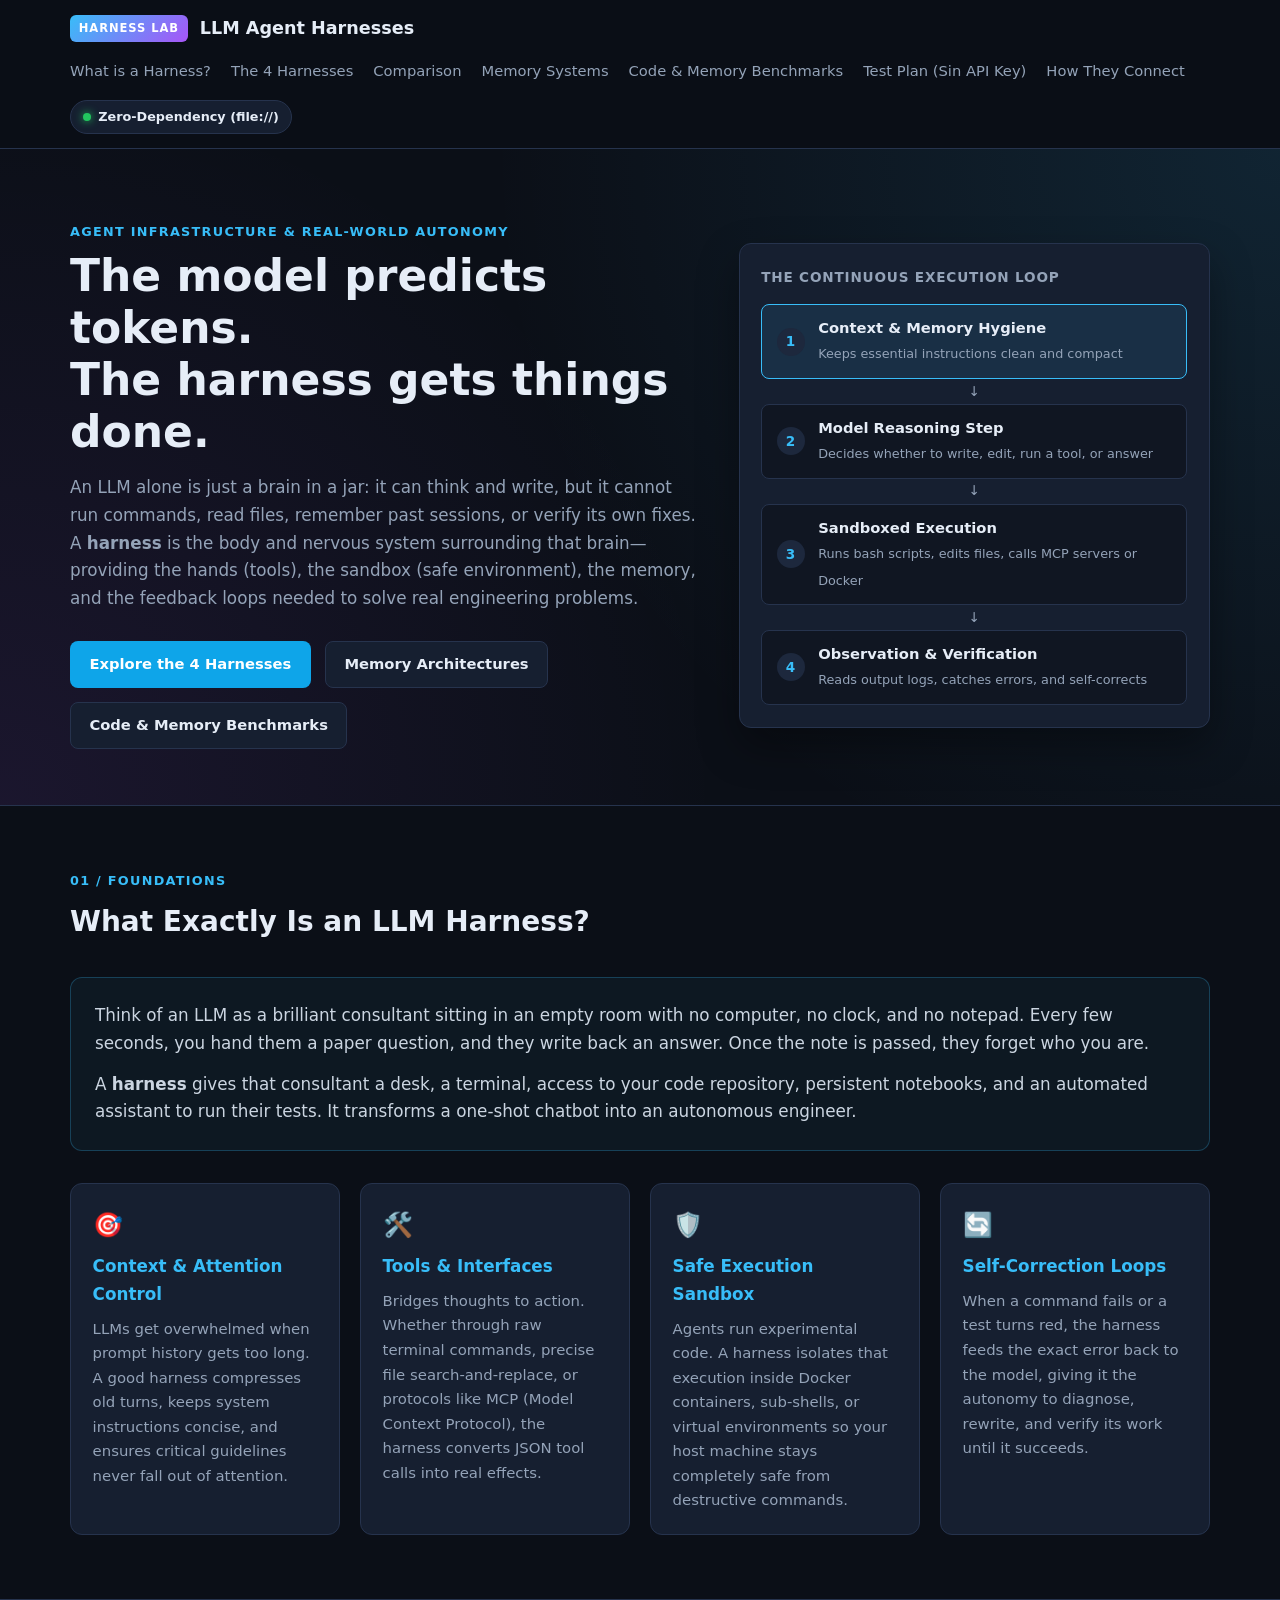
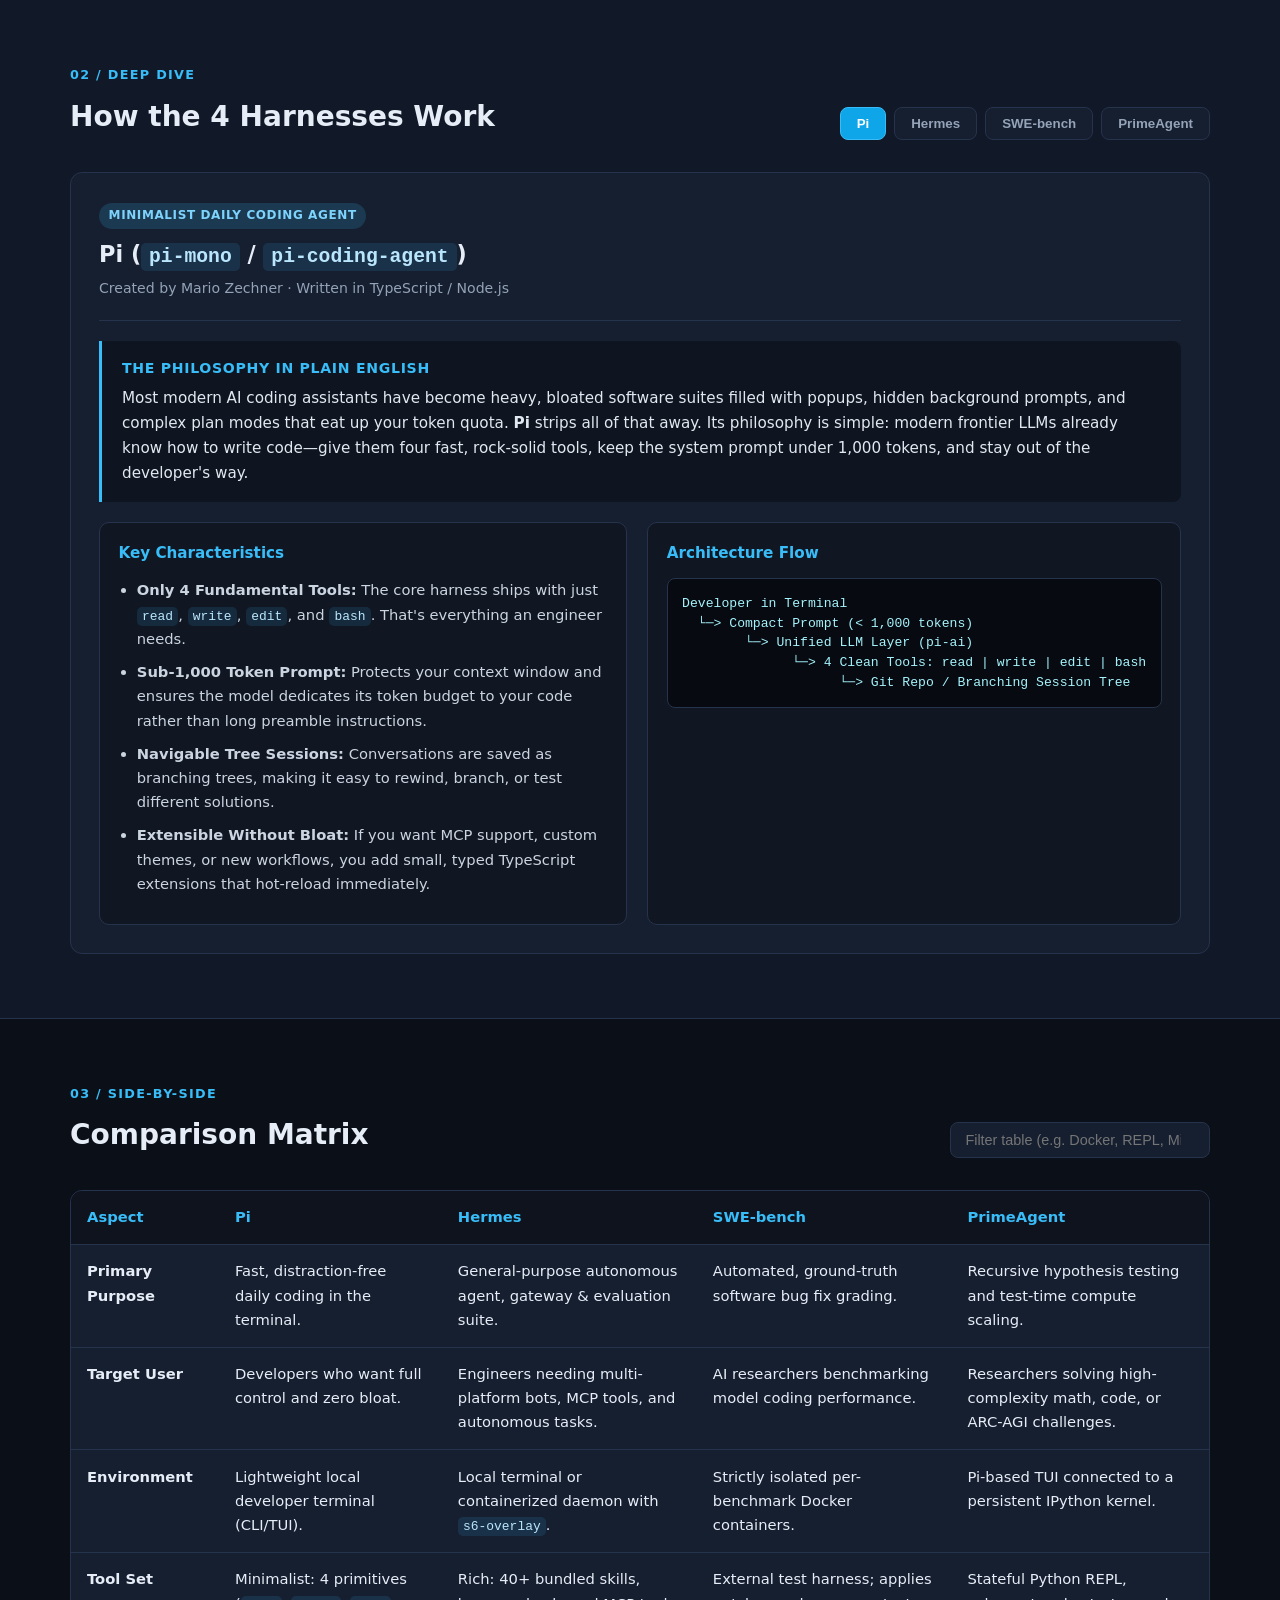
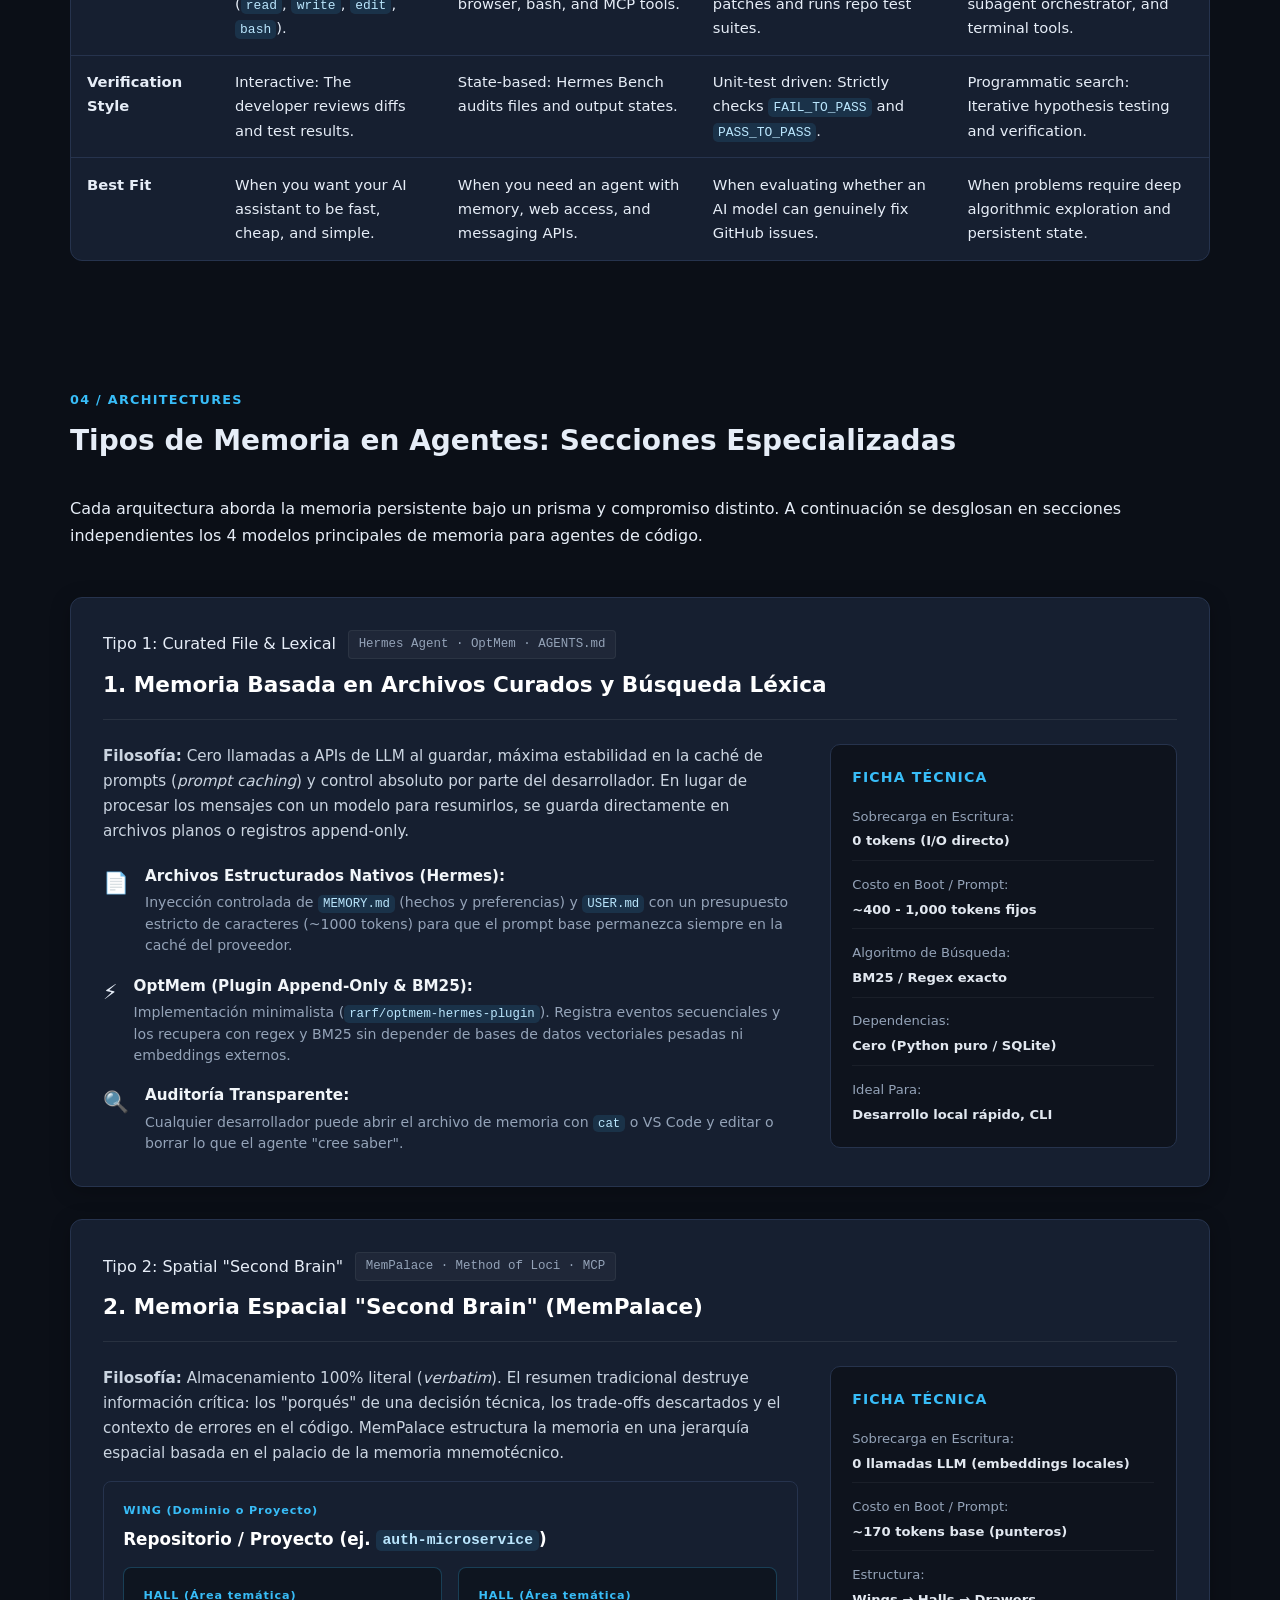
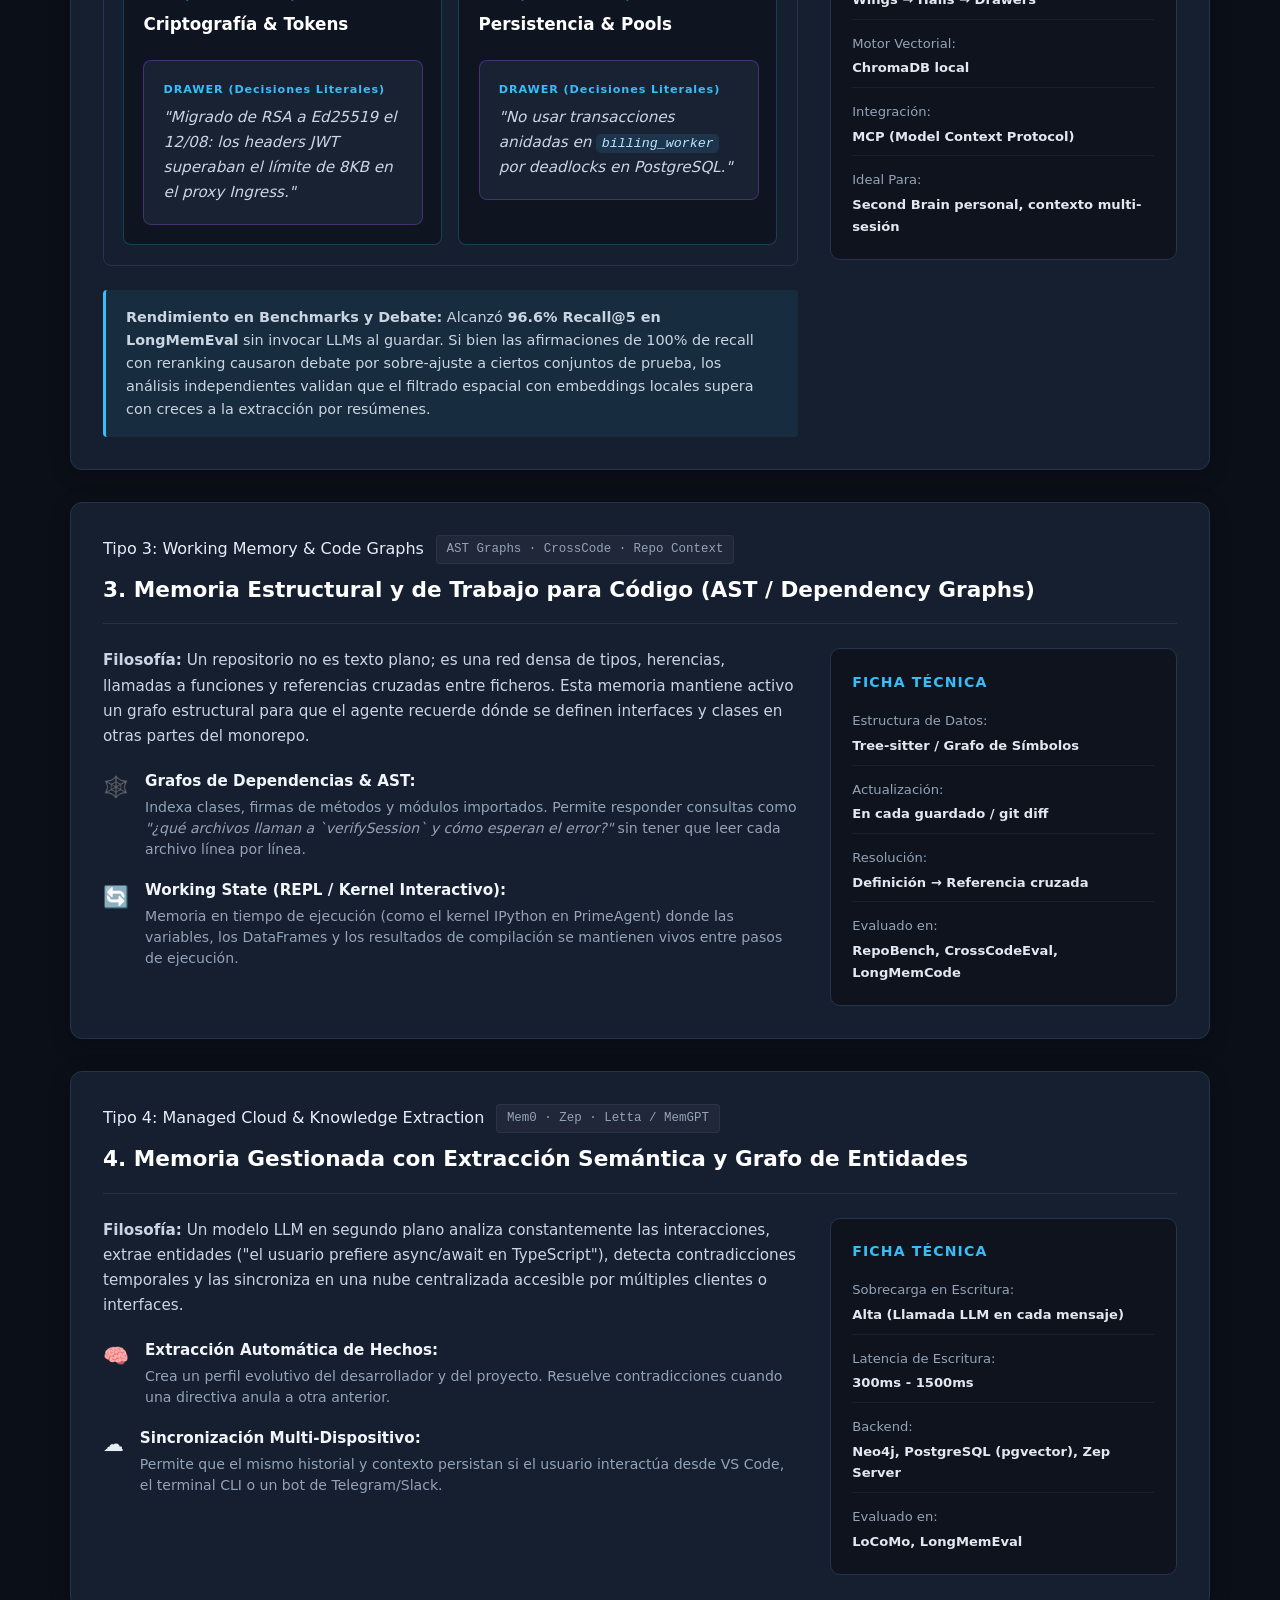
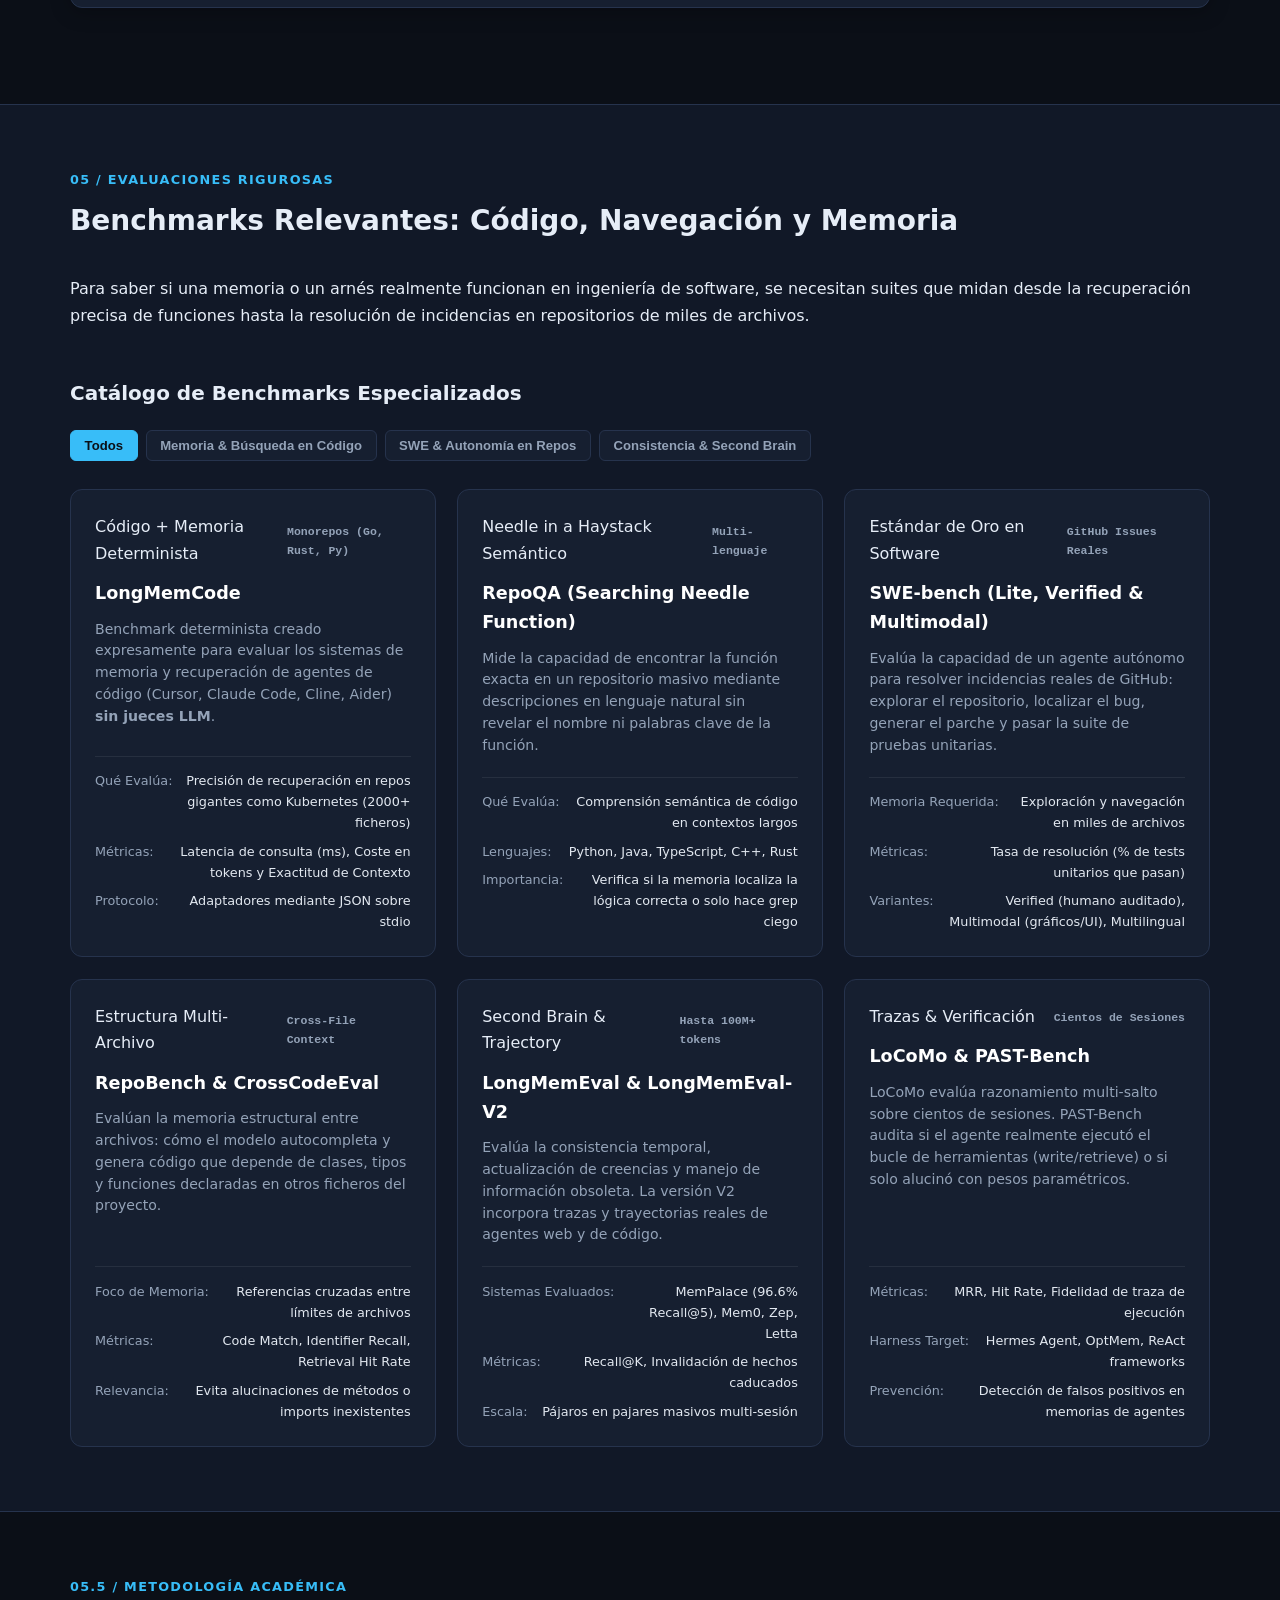
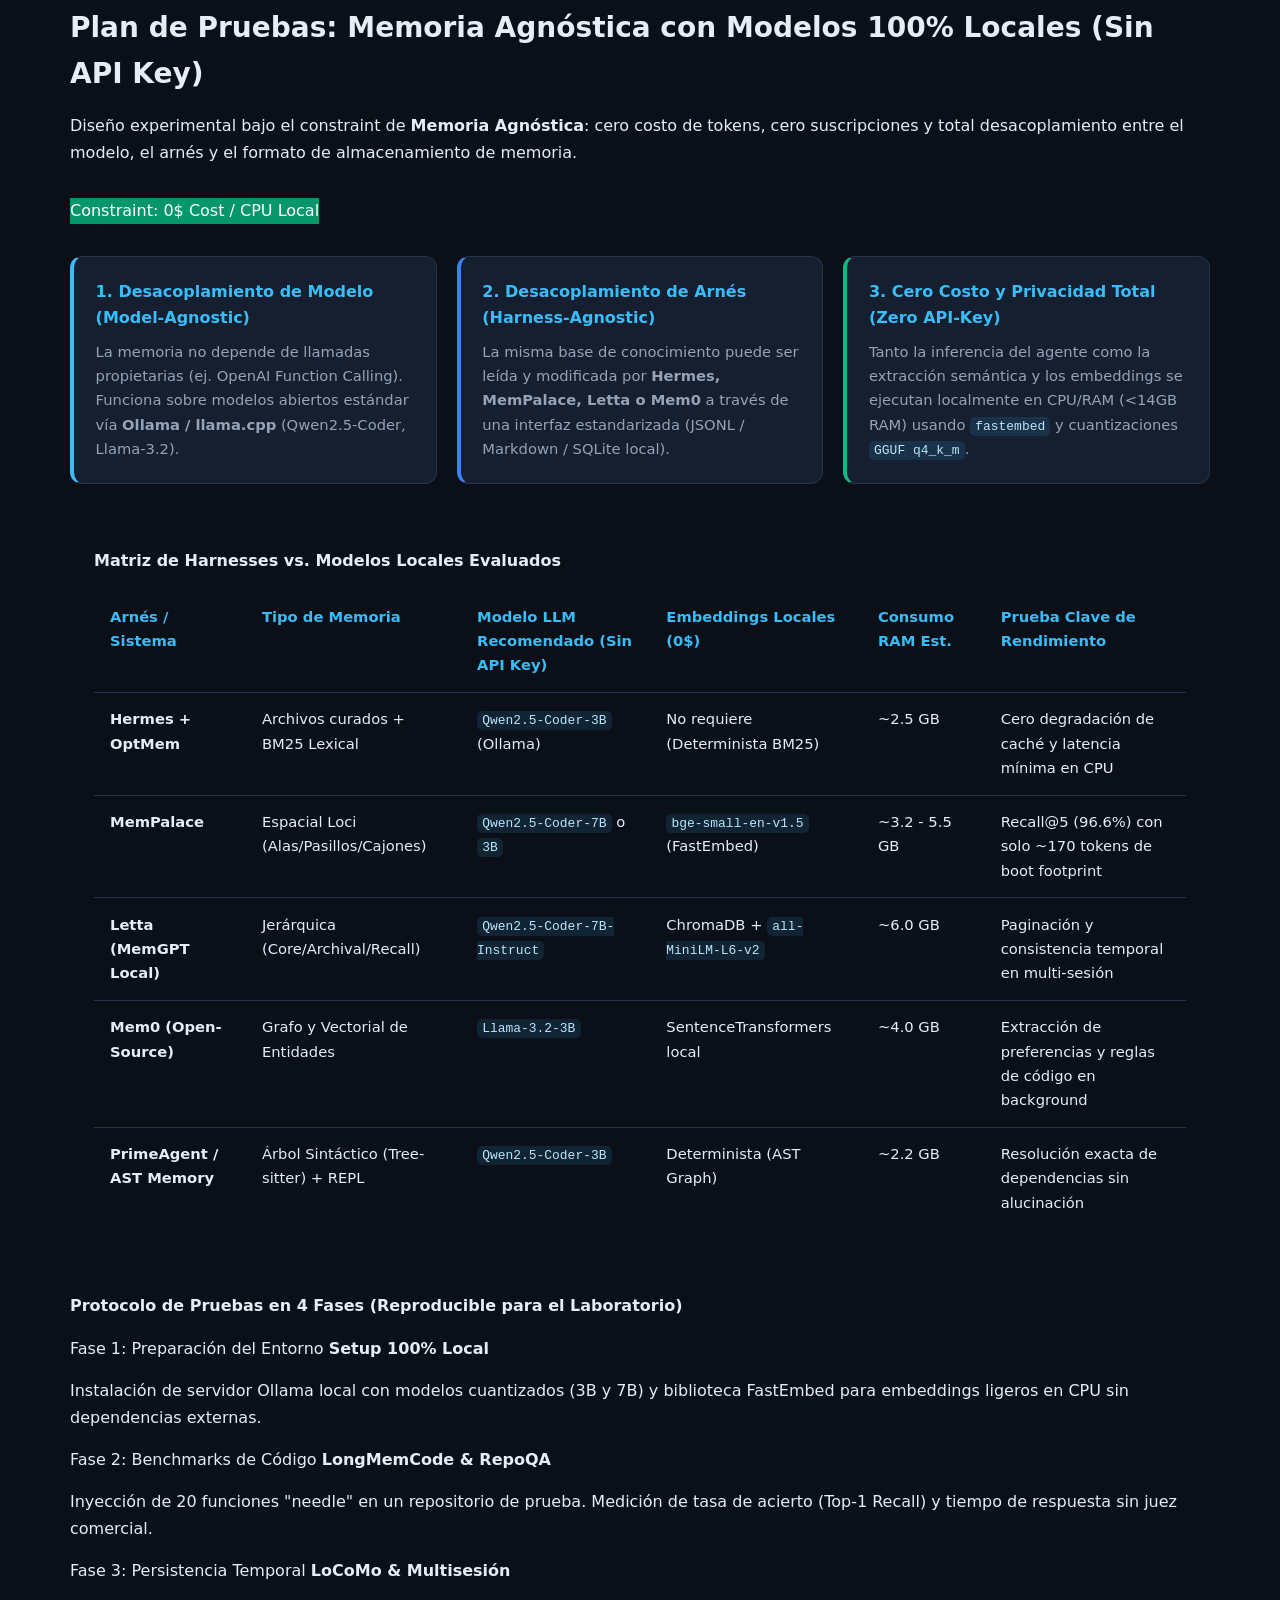
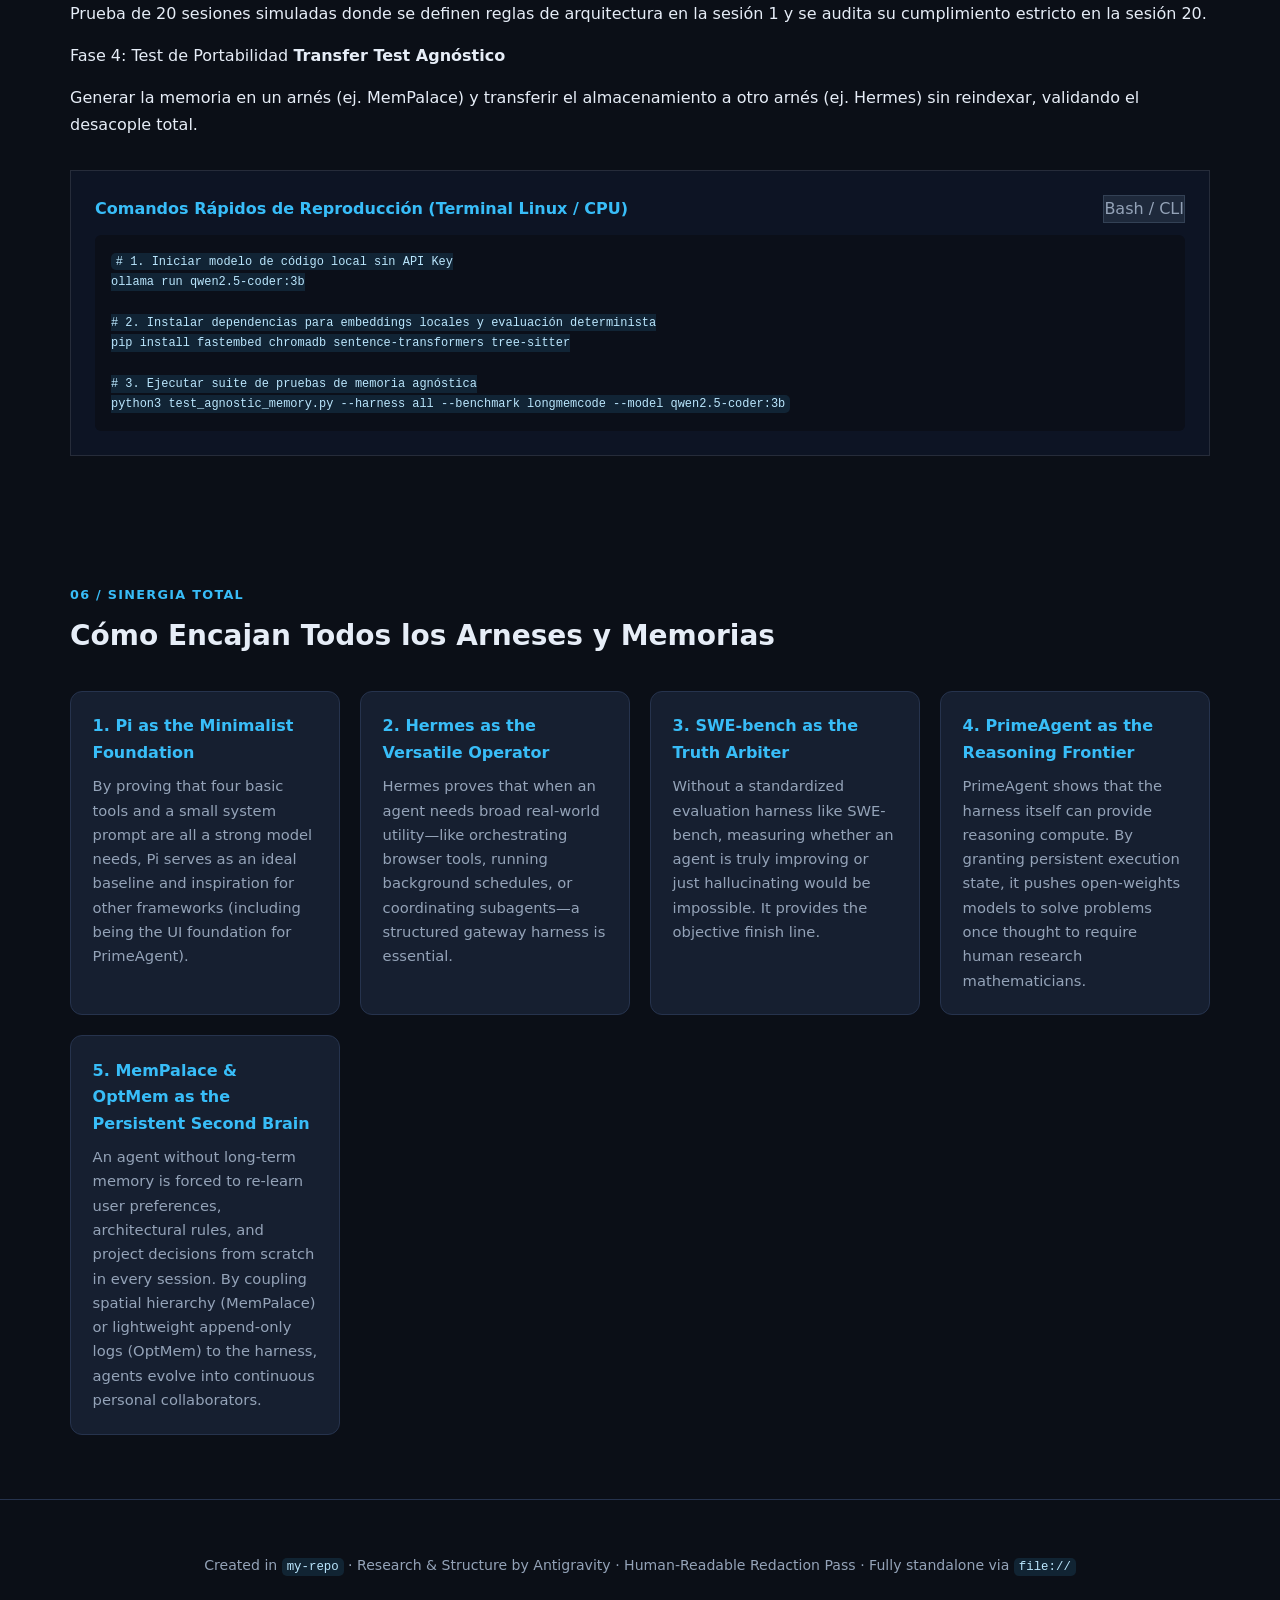
<file: estudiantes/nat-aglo/index.html>
<!DOCTYPE html>
<html lang="en">
<head>
  <meta charset="UTF-8" />
  <meta name="viewport" content="width=device-width, initial-scale=1.0" />
  <title>LLM Agent Harnesses — Understanding Pi, Hermes, SWE-bench &amp; PrimeAgent</title>
  <link rel="stylesheet" href="styles.css" />
</head>
<body>
  <header class="site-header">
    <div class="container header-inner">
      <div class="brand">
        <span class="brand-badge">HARNESS LAB</span>
        <h1>LLM Agent Harnesses</h1>
      </div>
      <nav class="nav-links" aria-label="Primary navigation">
        <a href="#what-is-a-harness">What is a Harness?</a>
        <a href="#harnesses">The 4 Harnesses</a>
        <a href="#comparison">Comparison</a>
        <a href="#memory-types">Memory Systems</a>
        <a href="#code-memory-benchmarks">Code &amp; Memory Benchmarks</a>
        <a href="#test-plan-agnostic">Test Plan (Sin API Key)</a>
        <a href="#architecture">How They Connect</a>
      </nav>
      <div class="header-actions">
        <span class="status-pill status-connected" title="Static standalone access">
          <span class="dot"></span>
          <span>Zero-Dependency (file://)</span>
        </span>
      </div>
    </div>
  </header>

  <main>
    <!-- Hero Section -->
    <section class="hero">
      <div class="container hero-grid">
        <div class="hero-copy">
          <p class="eyebrow">Agent Infrastructure &amp; Real-World Autonomy</p>
          <h2>The model predicts tokens.<br />The harness gets things done.</h2>
          <p class="lead">
            An LLM alone is just a brain in a jar: it can think and write, but it cannot run commands, read files, remember past sessions, or verify its own fixes. A <strong>harness</strong> is the body and nervous system surrounding that brain—providing the hands (tools), the sandbox (safe environment), the memory, and the feedback loops needed to solve real engineering problems.
          </p>
          <div class="hero-cta">
            <a href="#harnesses" class="btn btn-primary">Explore the 4 Harnesses</a>
            <a href="#memory-types" class="btn btn-secondary">Memory Architectures</a>
            <a href="#code-memory-benchmarks" class="btn btn-secondary">Code &amp; Memory Benchmarks</a>
          </div>
        </div>
        <div class="hero-diagram" aria-label="Agent Harness Loop Diagram">
          <div class="loop-card">
            <div class="loop-title">The Continuous Execution Loop</div>
            <div class="loop-steps">
              <div class="loop-step active" data-step="prompt">
                <span class="step-num">1</span>
                <div>
                  <strong>Context &amp; Memory Hygiene</strong>
                  <small>Keeps essential instructions clean and compact</small>
                </div>
              </div>
              <div class="loop-arrow">↓</div>
              <div class="loop-step" data-step="model">
                <span class="step-num">2</span>
                <div>
                  <strong>Model Reasoning Step</strong>
                  <small>Decides whether to write, edit, run a tool, or answer</small>
                </div>
              </div>
              <div class="loop-arrow">↓</div>
              <div class="loop-step" data-step="tools">
                <span class="step-num">3</span>
                <div>
                  <strong>Sandboxed Execution</strong>
                  <small>Runs bash scripts, edits files, calls MCP servers or Docker</small>
                </div>
              </div>
              <div class="loop-arrow">↓</div>
              <div class="loop-step" data-step="verify">
                <span class="step-num">4</span>
                <div>
                  <strong>Observation &amp; Verification</strong>
                  <small>Reads output logs, catches errors, and self-corrects</small>
                </div>
              </div>
            </div>
          </div>
        </div>
      </div>
    </section>

    <!-- Section 1: What is a Harness? -->
    <section id="what-is-a-harness" class="section">
      <div class="container">
        <div class="section-header">
          <div>
            <p class="eyebrow">01 / Foundations</p>
            <h3>What Exactly Is an LLM Harness?</h3>
          </div>
        </div>

        <div class="editorial-box">
          <p class="section-intro">
            Think of an LLM as a brilliant consultant sitting in an empty room with no computer, no clock, and no notepad. Every few seconds, you hand them a paper question, and they write back an answer. Once the note is passed, they forget who you are.
          </p>
          <p>
            A <strong>harness</strong> gives that consultant a desk, a terminal, access to your code repository, persistent notebooks, and an automated assistant to run their tests. It transforms a one-shot chatbot into an autonomous engineer.
          </p>
        </div>

        <div class="pillars-grid">
          <article class="pillar-card">
            <div class="pillar-icon">🎯</div>
            <h4>Context &amp; Attention Control</h4>
            <p>
              LLMs get overwhelmed when prompt history gets too long. A good harness compresses old turns, keeps system instructions concise, and ensures critical guidelines never fall out of attention.
            </p>
          </article>
          <article class="pillar-card">
            <div class="pillar-icon">🛠️</div>
            <h4>Tools &amp; Interfaces</h4>
            <p>
              Bridges thoughts to action. Whether through raw terminal commands, precise file search-and-replace, or protocols like MCP (Model Context Protocol), the harness converts JSON tool calls into real effects.
            </p>
          </article>
          <article class="pillar-card">
            <div class="pillar-icon">🛡️</div>
            <h4>Safe Execution Sandbox</h4>
            <p>
              Agents run experimental code. A harness isolates that execution inside Docker containers, sub-shells, or virtual environments so your host machine stays completely safe from destructive commands.
            </p>
          </article>
          <article class="pillar-card">
            <div class="pillar-icon">🔄</div>
            <h4>Self-Correction Loops</h4>
            <p>
              When a command fails or a test turns red, the harness feeds the exact error back to the model, giving it the autonomy to diagnose, rewrite, and verify its work until it succeeds.
            </p>
          </article>
        </div>
      </div>
    </section>

    <!-- Section 2: The 4 Harnesses -->
    <section id="harnesses" class="section section-alt">
      <div class="container">
        <div class="section-header">
          <div>
            <p class="eyebrow">02 / Deep Dive</p>
            <h3>How the 4 Harnesses Work</h3>
          </div>
          <div class="tab-bar" role="tablist" aria-label="Harness selector">
            <button class="tab-btn active" role="tab" aria-selected="true" data-tab="pi">Pi</button>
            <button class="tab-btn" role="tab" aria-selected="false" data-tab="hermes">Hermes</button>
            <button class="tab-btn" role="tab" aria-selected="false" data-tab="swe">SWE-bench</button>
            <button class="tab-btn" role="tab" aria-selected="false" data-tab="prime">PrimeAgent</button>
          </div>
        </div>

        <!-- Pi Panel -->
        <article id="tab-pi" class="harness-panel active" role="tabpanel">
          <div class="panel-top">
            <div>
              <span class="tag tag-pi">Minimalist Daily Coding Agent</span>
              <h4>Pi (<code>pi-mono</code> / <code>pi-coding-agent</code>)</h4>
              <p class="creator">Created by Mario Zechner · Written in TypeScript / Node.js</p>
            </div>
          </div>
          <div class="panel-body">
            <div class="human-readable-card">
              <h5>The Philosophy in Plain English</h5>
              <p>
                Most modern AI coding assistants have become heavy, bloated software suites filled with popups, hidden background prompts, and complex plan modes that eat up your token quota. <strong>Pi</strong> strips all of that away. Its philosophy is simple: modern frontier LLMs already know how to write code—give them four fast, rock-solid tools, keep the system prompt under 1,000 tokens, and stay out of the developer's way.
              </p>
            </div>
            <div class="detail-grid">
              <div class="detail-box">
                <h5>Key Characteristics</h5>
                <ul>
                  <li><strong>Only 4 Fundamental Tools:</strong> The core harness ships with just <code>read</code>, <code>write</code>, <code>edit</code>, and <code>bash</code>. That's everything an engineer needs.</li>
                  <li><strong>Sub-1,000 Token Prompt:</strong> Protects your context window and ensures the model dedicates its token budget to your code rather than long preamble instructions.</li>
                  <li><strong>Navigable Tree Sessions:</strong> Conversations are saved as branching trees, making it easy to rewind, branch, or test different solutions.</li>
                  <li><strong>Extensible Without Bloat:</strong> If you want MCP support, custom themes, or new workflows, you add small, typed TypeScript extensions that hot-reload immediately.</li>
                </ul>
              </div>
              <div class="detail-box">
                <h5>Architecture Flow</h5>
                <pre class="arch-flow">Developer in Terminal
  └─&gt; Compact Prompt (&lt; 1,000 tokens)
        └─&gt; Unified LLM Layer (pi-ai)
              └─&gt; 4 Clean Tools: read | write | edit | bash
                    └─&gt; Git Repo / Branching Session Tree</pre>
              </div>
            </div>
          </div>
        </article>

        <!-- Hermes Panel -->
        <article id="tab-hermes" class="harness-panel" role="tabpanel" hidden>
          <div class="panel-top">
            <div>
              <span class="tag tag-hermes">General-Purpose Autonomous Agent &amp; Gateway</span>
              <h4>Hermes (<code>NousResearch/hermes-agent</code>)</h4>
              <p class="creator">Created by Nous Research · Python, SQLite &amp; s6-overlay Docker</p>
            </div>
          </div>
          <div class="panel-body">
            <div class="human-readable-card">
              <h5>The Philosophy in Plain English</h5>
              <p>
                <strong>Hermes</strong> is built for autonomous execution across environments. It is not just a chat CLI: it is a full background service (gateway) that can connect to chat platforms (Discord, Telegram, Slack), execute browser automation via headless Chromium, coordinate subagents, and expose standard OpenAI-compatible endpoints so other apps can command it. Paired with <strong>Hermes Bench</strong>, it judges AI success by verifying the actual files and state left on disk rather than pleasant conversational replies.
              </p>
            </div>
            <div class="detail-grid">
              <div class="detail-box">
                <h5>Key Characteristics</h5>
                <ul>
                  <li><strong>Supervised Docker Daemon:</strong> Runs under <code>s6-overlay</code> with automatic process supervision, background cron scheduling, and persistent volume storage.</li>
                  <li><strong>Built-in Toolsets &amp; Skills:</strong> Ships with 40+ bundled skills (code inspection, browser automation, systematic debugging, data analysis) and native MCP support.</li>
                  <li><strong>OpenAI-Compatible API Gateway:</strong> Exposes <code>/v1/chat/completions</code> on port 8642, enabling local and remote apps to invoke it directly.</li>
                  <li><strong>State-Based Verification:</strong> Hermes Bench grades whether problems were solved by inspecting real workspace artifacts and exit codes.</li>
                </ul>
              </div>
              <div class="detail-box">
                <h5>Architecture Flow</h5>
                <pre class="arch-flow">Gateway Clients (Web / CLI / Bots)
  └─&gt; Hermes Agent Core + Skills System
        └─&gt; Tool Manager (Browser, Bash, MCP, Files)
              └─&gt; Sandboxed Execution Environment
                    └─&gt; Hermes Bench / Filesystem State Audit</pre>
              </div>
            </div>
          </div>
        </article>

        <!-- SWE-bench Panel -->
        <article id="tab-swe" class="harness-panel" role="tabpanel" hidden>
          <div class="panel-top">
            <div>
              <span class="tag tag-swe">Automated Software Benchmarking Harness</span>
              <h4>SWE-bench Harness (<code>swebench.harness</code>)</h4>
              <p class="creator">Created by Princeton NLP · Python &amp; Multi-Container Docker</p>
            </div>
          </div>
          <div class="panel-body">
            <div class="human-readable-card">
              <h5>The Philosophy in Plain English</h5>
              <p>
                Unlike Pi or Hermes, <strong>SWE-bench is not an interactive assistant</strong> you talk to. It is the gold-standard grading harness used across AI research to test whether an LLM can resolve real-world software bugs. It takes a problem description from a historical GitHub issue, feeds it to the model, and then rigorously grades the resulting code patch against hidden unit tests inside a replica Docker environment.
              </p>
            </div>
            <div class="detail-grid">
              <div class="detail-box">
                <h5>Key Characteristics</h5>
                <ul>
                  <li><strong>Deterministic Replicas:</strong> Pre-built Docker images recreate the exact historical commit, Conda environment, and dependencies for hundreds of real open-source Python repos.</li>
                  <li><strong>Dual-Patch Grading:</strong> Applies the model's git diff (<code>model_patch</code>) and then injects the human maintainer's hidden test patch (<code>test_patch</code>).</li>
                  <li><strong>Binary Ground-Truth:</strong> An instance passes only if all <code>FAIL_TO_PASS</code> tests succeed (the bug was fixed) and all <code>PASS_TO_PASS</code> tests pass (no regressions were introduced).</li>
                  <li><strong>Concurrency &amp; Caching:</strong> Runs dozens of benchmark instances concurrently across isolated worker containers.</li>
                </ul>
              </div>
              <div class="detail-box">
                <h5>Architecture Flow</h5>
                <pre class="arch-flow">Model's Proposed Git Patch
  └─&gt; SWE-bench Harness Loader
        └─&gt; Exact Historical Docker Container
              ├─&gt; Apply Code Patch + Hidden Test Patch
              └─&gt; Run pytest / unittest
                    └─&gt; Pass/Fail Verdict (No Regressions)</pre>
              </div>
            </div>
          </div>
        </article>

        <!-- PrimeAgent Panel -->
        <article id="tab-prime" class="harness-panel" role="tabpanel" hidden>
          <div class="panel-top">
            <div>
              <span class="tag tag-prime">Recursive Reasoning &amp; Compute Scaling</span>
              <h4>PrimeAgent (<code>prime-agent</code>)</h4>
              <p class="creator">Created by Prime Intellect · Built on Pi TUI + Stateful IPython REPL</p>
            </div>
          </div>
          <div class="panel-body">
            <div class="human-readable-card">
              <h5>The Philosophy in Plain English</h5>
              <p>
                When humans tackle difficult math, science, or algorithmic problems, we don't just write out the final answer in one go—we write draft code, inspect intermediate values, run simulations, and refine our approach. <strong>PrimeAgent</strong> is an open-source Recursive Language Model (RLM) harness that gives models this exact capability by connecting them to a persistent, stateful Python REPL and daemon subagents.
              </p>
            </div>
            <div class="detail-grid">
              <div class="detail-box">
                <h5>Key Characteristics</h5>
                <ul>
                  <li><strong>Persistent IPython REPL:</strong> Unlike stateless one-shot terminal calls, variables, functions, and datasets remain active in memory from one step to the next.</li>
                  <li><strong>Test-Time Compute Scaling:</strong> Models can run hundreds of algorithmic hypothesis checks before delivering the final answer, dramatically increasing problem-solving capability.</li>
                  <li><strong>Continual Memory:</strong> Tracks historical errors and curates reusable skills across complex, multi-stage workflows.</li>
                  <li><strong>Subagent Delegation:</strong> Spawns parallel background workers to explore alternative algorithmic branches simultaneously.</li>
                </ul>
              </div>
              <div class="detail-box">
                <h5>Architecture Flow</h5>
                <pre class="arch-flow">Complex Algorithmic Goal
  └─&gt; Recursive Language Model (RLM) Loop
        ├─&gt; Stateful IPython REPL (Variables &amp; State Persist)
        ├─&gt; Continual Skill &amp; Error Memory
        └─&gt; Parallel Daemon Subagents
              └─&gt; Verified Breakthrough Output</pre>
              </div>
            </div>
          </div>
        </article>
      </div>
    </section>

    <!-- Section 3: Comparison Matrix -->
    <section id="comparison" class="section">
      <div class="container">
        <div class="section-header">
          <div>
            <p class="eyebrow">03 / Side-by-Side</p>
            <h3>Comparison Matrix</h3>
          </div>
          <div class="filter-wrap">
            <input
              type="search"
              id="matrix-filter"
              placeholder="Filter table (e.g. Docker, REPL, Minimalist)..."
              aria-label="Filter comparison matrix"
            />
          </div>
        </div>

        <div class="table-wrap">
          <table id="comparison-table">
            <thead>
              <tr>
                <th>Aspect</th>
                <th>Pi</th>
                <th>Hermes</th>
                <th>SWE-bench</th>
                <th>PrimeAgent</th>
              </tr>
            </thead>
            <tbody>
              <tr>
                <td><strong>Primary Purpose</strong></td>
                <td>Fast, distraction-free daily coding in the terminal.</td>
                <td>General-purpose autonomous agent, gateway &amp; evaluation suite.</td>
                <td>Automated, ground-truth software bug fix grading.</td>
                <td>Recursive hypothesis testing and test-time compute scaling.</td>
              </tr>
              <tr>
                <td><strong>Target User</strong></td>
                <td>Developers who want full control and zero bloat.</td>
                <td>Engineers needing multi-platform bots, MCP tools, and autonomous tasks.</td>
                <td>AI researchers benchmarking model coding performance.</td>
                <td>Researchers solving high-complexity math, code, or ARC-AGI challenges.</td>
              </tr>
              <tr>
                <td><strong>Environment</strong></td>
                <td>Lightweight local developer terminal (CLI/TUI).</td>
                <td>Local terminal or containerized daemon with <code>s6-overlay</code>.</td>
                <td>Strictly isolated per-benchmark Docker containers.</td>
                <td>Pi-based TUI connected to a persistent IPython kernel.</td>
              </tr>
              <tr>
                <td><strong>Tool Set</strong></td>
                <td>Minimalist: 4 primitives (<code>read</code>, <code>write</code>, <code>edit</code>, <code>bash</code>).</td>
                <td>Rich: 40+ bundled skills, browser, bash, and MCP tools.</td>
                <td>External test harness; applies patches and runs repo test suites.</td>
                <td>Stateful Python REPL, subagent orchestrator, and terminal tools.</td>
              </tr>
              <tr>
                <td><strong>Verification Style</strong></td>
                <td>Interactive: The developer reviews diffs and test results.</td>
                <td>State-based: Hermes Bench audits files and output states.</td>
                <td>Unit-test driven: Strictly checks <code>FAIL_TO_PASS</code> and <code>PASS_TO_PASS</code>.</td>
                <td>Programmatic search: Iterative hypothesis testing and verification.</td>
              </tr>
              <tr>
                <td><strong>Best Fit</strong></td>
                <td>When you want your AI assistant to be fast, cheap, and simple.</td>
                <td>When you need an agent with memory, web access, and messaging APIs.</td>
                <td>When evaluating whether an AI model can genuinely fix GitHub issues.</td>
                <td>When problems require deep algorithmic exploration and persistent state.</td>
              </tr>
            </tbody>
          </table>
        </div>
      </div>
    </section>

    <!-- Section 4: Separate Memory Architectures -->
    <section id="memory-types" class="section">
      <div class="container">
        <div class="section-header">
          <div>
            <p class="eyebrow">04 / Architectures</p>
            <h3>Tipos de Memoria en Agentes: Secciones Especializadas</h3>
          </div>
          <p class="section-subtitle">
            Cada arquitectura aborda la memoria persistente bajo un prisma y compromiso distinto. A continuación se desglosan en secciones independientes los 4 modelos principales de memoria para agentes de código.
          </p>
        </div>

        <!-- Section 4A: Minimalist & Curated Files -->
        <div class="memory-specialty-section" id="memory-minimalist">
          <div class="specialty-header">
            <div class="specialty-badge-group">
              <span class="badge badge-purple">Tipo 1: Curated File &amp; Lexical</span>
              <span class="tech-tag">Hermes Agent · OptMem · AGENTS.md</span>
            </div>
            <h4>1. Memoria Basada en Archivos Curados y Búsqueda Léxica</h4>
          </div>
          <div class="specialty-grid">
            <div class="specialty-body">
              <p>
                <strong>Filosofía:</strong> Cero llamadas a APIs de LLM al guardar, máxima estabilidad en la caché de prompts (<em>prompt caching</em>) y control absoluto por parte del desarrollador. En lugar de procesar los mensajes con un modelo para resumirlos, se guarda directamente en archivos planos o registros append-only.
              </p>
              <div class="feature-bullets">
                <div class="bullet-item">
                  <div class="bullet-icon">📄</div>
                  <div>
                    <strong>Archivos Estructurados Nativos (Hermes):</strong>
                    <p>Inyección controlada de <code>MEMORY.md</code> (hechos y preferencias) y <code>USER.md</code> con un presupuesto estricto de caracteres (~1000 tokens) para que el prompt base permanezca siempre en la caché del proveedor.</p>
                  </div>
                </div>
                <div class="bullet-item">
                  <div class="bullet-icon">⚡</div>
                  <div>
                    <strong>OptMem (Plugin Append-Only &amp; BM25):</strong>
                    <p>Implementación minimalista (<code>rarf/optmem-hermes-plugin</code>). Registra eventos secuenciales y los recupera con regex y BM25 sin depender de bases de datos vectoriales pesadas ni embeddings externos.</p>
                  </div>
                </div>
                <div class="bullet-item">
                  <div class="bullet-icon">🔍</div>
                  <div>
                    <strong>Auditoría Transparente:</strong>
                    <p>Cualquier desarrollador puede abrir el archivo de memoria con <code>cat</code> o VS Code y editar o borrar lo que el agente "cree saber".</p>
                  </div>
                </div>
              </div>
            </div>
            <div class="specialty-sidebar">
              <div class="spec-card">
                <h5>Ficha Técnica</h5>
                <div class="spec-line"><span>Sobrecarga en Escritura:</span> <strong>0 tokens (I/O directo)</strong></div>
                <div class="spec-line"><span>Costo en Boot / Prompt:</span> <strong>~400 - 1,000 tokens fijos</strong></div>
                <div class="spec-line"><span>Algoritmo de Búsqueda:</span> <strong>BM25 / Regex exacto</strong></div>
                <div class="spec-line"><span>Dependencias:</span> <strong>Cero (Python puro / SQLite)</strong></div>
                <div class="spec-line"><span>Ideal Para:</span> <strong>Desarrollo local rápido, CLI</strong></div>
              </div>
            </div>
          </div>
        </div>

        <!-- Section 4B: Spatial Second Brain (MemPalace) -->
        <div class="memory-specialty-section" id="memory-spatial">
          <div class="specialty-header">
            <div class="specialty-badge-group">
              <span class="badge badge-blue">Tipo 2: Spatial "Second Brain"</span>
              <span class="tech-tag">MemPalace · Method of Loci · MCP</span>
            </div>
            <h4>2. Memoria Espacial "Second Brain" (MemPalace)</h4>
          </div>
          <div class="specialty-grid">
            <div class="specialty-body">
              <p>
                <strong>Filosofía:</strong> Almacenamiento 100% literal (<em>verbatim</em>). El resumen tradicional destruye información crítica: los "porqués" de una decisión técnica, los trade-offs descartados y el contexto de errores en el código. MemPalace estructura la memoria en una jerarquía espacial basada en el palacio de la memoria mnemotécnico.
              </p>
              
              <!-- Diagrama Espacial -->
              <div class="spatial-diagram">
                <div class="spatial-box wing-box">
                  <div class="spatial-tag">WING (Dominio o Proyecto)</div>
                  <div class="spatial-title">Repositorio / Proyecto (ej. <code>auth-microservice</code>)</div>
                  <div class="spatial-children">
                    <div class="spatial-box hall-box">
                      <div class="spatial-tag">HALL (Área temática)</div>
                      <div class="spatial-title">Criptografía &amp; Tokens</div>
                      <div class="spatial-children">
                        <div class="spatial-box drawer-box">
                          <div class="spatial-tag">DRAWER (Decisiones Literales)</div>
                          <p>"Migrado de RSA a Ed25519 el 12/08: los headers JWT superaban el límite de 8KB en el proxy Ingress."</p>
                        </div>
                      </div>
                    </div>
                    <div class="spatial-box hall-box">
                      <div class="spatial-tag">HALL (Área temática)</div>
                      <div class="spatial-title">Persistencia &amp; Pools</div>
                      <div class="spatial-children">
                        <div class="spatial-box drawer-box">
                          <div class="spatial-tag">DRAWER (Decisiones Literales)</div>
                          <p>"No usar transacciones anidadas en <code>billing_worker</code> por deadlocks en PostgreSQL."</p>
                        </div>
                      </div>
                    </div>
                  </div>
                </div>
              </div>

              <div class="deepdive-callout">
                <strong>Rendimiento en Benchmarks y Debate:</strong> Alcanzó <strong>96.6% Recall@5 en LongMemEval</strong> sin invocar LLMs al guardar. Si bien las afirmaciones de 100% de recall con reranking causaron debate por sobre-ajuste a ciertos conjuntos de prueba, los análisis independientes validan que el filtrado espacial con embeddings locales supera con creces a la extracción por resúmenes.
              </div>
            </div>

            <div class="specialty-sidebar">
              <div class="spec-card">
                <h5>Ficha Técnica</h5>
                <div class="spec-line"><span>Sobrecarga en Escritura:</span> <strong>0 llamadas LLM (embeddings locales)</strong></div>
                <div class="spec-line"><span>Costo en Boot / Prompt:</span> <strong>~170 tokens base (punteros)</strong></div>
                <div class="spec-line"><span>Estructura:</span> <strong>Wings &rarr; Halls &rarr; Drawers</strong></div>
                <div class="spec-line"><span>Motor Vectorial:</span> <strong>ChromaDB local</strong></div>
                <div class="spec-line"><span>Integración:</span> <strong>MCP (Model Context Protocol)</strong></div>
                <div class="spec-line"><span>Ideal Para:</span> <strong>Second Brain personal, contexto multi-sesión</strong></div>
              </div>
            </div>
          </div>
        </div>

        <!-- Section 4C: Working Memory & Cross-File Structural Memory -->
        <div class="memory-specialty-section" id="memory-structural">
          <div class="specialty-header">
            <div class="specialty-badge-group">
              <span class="badge badge-green">Tipo 3: Working Memory &amp; Code Graphs</span>
              <span class="tech-tag">AST Graphs · CrossCode · Repo Context</span>
            </div>
            <h4>3. Memoria Estructural y de Trabajo para Código (AST / Dependency Graphs)</h4>
          </div>
          <div class="specialty-grid">
            <div class="specialty-body">
              <p>
                <strong>Filosofía:</strong> Un repositorio no es texto plano; es una red densa de tipos, herencias, llamadas a funciones y referencias cruzadas entre ficheros. Esta memoria mantiene activo un grafo estructural para que el agente recuerde dónde se definen interfaces y clases en otras partes del monorepo.
              </p>
              <div class="feature-bullets">
                <div class="bullet-item">
                  <div class="bullet-icon">🕸️</div>
                  <div>
                    <strong>Grafos de Dependencias &amp; AST:</strong>
                    <p>Indexa clases, firmas de métodos y módulos importados. Permite responder consultas como <em>"¿qué archivos llaman a `verifySession` y cómo esperan el error?"</em> sin tener que leer cada archivo línea por línea.</p>
                  </div>
                </div>
                <div class="bullet-item">
                  <div class="bullet-icon">🔄</div>
                  <div>
                    <strong>Working State (REPL / Kernel Interactivo):</strong>
                    <p>Memoria en tiempo de ejecución (como el kernel IPython en PrimeAgent) donde las variables, los DataFrames y los resultados de compilación se mantienen vivos entre pasos de ejecución.</p>
                  </div>
                </div>
              </div>
            </div>
            <div class="specialty-sidebar">
              <div class="spec-card">
                <h5>Ficha Técnica</h5>
                <div class="spec-line"><span>Estructura de Datos:</span> <strong>Tree-sitter / Grafo de Símbolos</strong></div>
                <div class="spec-line"><span>Actualización:</span> <strong>En cada guardado / git diff</strong></div>
                <div class="spec-line"><span>Resolución:</span> <strong>Definición &rarr; Referencia cruzada</strong></div>
                <div class="spec-line"><span>Evaluado en:</span> <strong>RepoBench, CrossCodeEval, LongMemCode</strong></div>
              </div>
            </div>
          </div>
        </div>

        <!-- Section 4D: Managed Cloud & Semantic Entity Graphs -->
        <div class="memory-specialty-section" id="memory-managed">
          <div class="specialty-header">
            <div class="specialty-badge-group">
              <span class="badge badge-orange">Tipo 4: Managed Cloud &amp; Knowledge Extraction</span>
              <span class="tech-tag">Mem0 · Zep · Letta / MemGPT</span>
            </div>
            <h4>4. Memoria Gestionada con Extracción Semántica y Grafo de Entidades</h4>
          </div>
          <div class="specialty-grid">
            <div class="specialty-body">
              <p>
                <strong>Filosofía:</strong> Un modelo LLM en segundo plano analiza constantemente las interacciones, extrae entidades ("el usuario prefiere async/await en TypeScript"), detecta contradicciones temporales y las sincroniza en una nube centralizada accesible por múltiples clientes o interfaces.
              </p>
              <div class="feature-bullets">
                <div class="bullet-item">
                  <div class="bullet-icon">🧠</div>
                  <div>
                    <strong>Extracción Automática de Hechos:</strong>
                    <p>Crea un perfil evolutivo del desarrollador y del proyecto. Resuelve contradicciones cuando una directiva anula a otra anterior.</p>
                  </div>
                </div>
                <div class="bullet-item">
                  <div class="bullet-icon">☁️</div>
                  <div>
                    <strong>Sincronización Multi-Dispositivo:</strong>
                    <p>Permite que el mismo historial y contexto persistan si el usuario interactúa desde VS Code, el terminal CLI o un bot de Telegram/Slack.</p>
                  </div>
                </div>
              </div>
            </div>
            <div class="specialty-sidebar">
              <div class="spec-card">
                <h5>Ficha Técnica</h5>
                <div class="spec-line"><span>Sobrecarga en Escritura:</span> <strong>Alta (Llamada LLM en cada mensaje)</strong></div>
                <div class="spec-line"><span>Latencia de Escritura:</span> <strong>300ms - 1500ms</strong></div>
                <div class="spec-line"><span>Backend:</span> <strong>Neo4j, PostgreSQL (pgvector), Zep Server</strong></div>
                <div class="spec-line"><span>Evaluado en:</span> <strong>LoCoMo, LongMemEval</strong></div>
              </div>
            </div>
          </div>
        </div>

      </div>
    </section>

    <!-- Section 5: Code & Memory Benchmarks -->
    <section id="code-memory-benchmarks" class="section section-alt">
      <div class="container">
        <div class="section-header">
          <div>
            <p class="eyebrow">05 / Evaluaciones Rigurosas</p>
            <h3>Benchmarks Relevantes: Código, Navegación y Memoria</h3>
          </div>
          <p class="section-subtitle">
            Para saber si una memoria o un arnés realmente funcionan en ingeniería de software, se necesitan suites que midan desde la recuperación precisa de funciones hasta la resolución de incidencias en repositorios de miles de archivos.
          </p>
        </div>

        <!-- Filtros interactivos -->
        <div class="benchmark-suite-header">
          <h4>Catálogo de Benchmarks Especializados</h4>
          <div class="benchmark-filters" role="group" aria-label="Filtro de benchmarks">
            <button class="bench-filter-btn active" data-filter="all">Todos</button>
            <button class="bench-filter-btn" data-filter="code-retrieval">Memoria &amp; Búsqueda en Código</button>
            <button class="bench-filter-btn" data-filter="agent-swe">SWE &amp; Autonomía en Repos</button>
            <button class="bench-filter-btn" data-filter="long-eval">Consistencia &amp; Second Brain</button>
          </div>
        </div>

        <div class="benchmark-grid">

          <!-- 1. LongMemCode -->
          <div class="benchmark-card featured-card" data-category="code-retrieval">
            <div class="bench-top">
              <span class="badge badge-purple">Código + Memoria Determinista</span>
              <span class="bench-scope">Monorepos (Go, Rust, Py)</span>
            </div>
            <h5>LongMemCode</h5>
            <p class="bench-purpose">
              Benchmark determinista creado expresamente para evaluar los sistemas de memoria y recuperación de agentes de código (Cursor, Claude Code, Cline, Aider) <strong>sin jueces LLM</strong>.
            </p>
            <div class="bench-specs">
              <div class="spec-row"><span>Qué Evalúa:</span> <strong>Precisión de recuperación en repos gigantes como Kubernetes (2000+ ficheros)</strong></div>
              <div class="spec-row"><span>Métricas:</span> <strong>Latencia de consulta (ms), Coste en tokens y Exactitud de Contexto</strong></div>
              <div class="spec-row"><span>Protocolo:</span> <strong>Adaptadores mediante JSON sobre stdio</strong></div>
            </div>
          </div>

          <!-- 2. RepoQA -->
          <div class="benchmark-card" data-category="code-retrieval">
            <div class="bench-top">
              <span class="badge badge-blue">Needle in a Haystack Semántico</span>
              <span class="bench-scope">Multi-lenguaje</span>
            </div>
            <h5>RepoQA (Searching Needle Function)</h5>
            <p class="bench-purpose">
              Mide la capacidad de encontrar la función exacta en un repositorio masivo mediante descripciones en lenguaje natural sin revelar el nombre ni palabras clave de la función.
            </p>
            <div class="bench-specs">
              <div class="spec-row"><span>Qué Evalúa:</span> <strong>Comprensión semántica de código en contextos largos</strong></div>
              <div class="spec-row"><span>Lenguajes:</span> <strong>Python, Java, TypeScript, C++, Rust</strong></div>
              <div class="spec-row"><span>Importancia:</span> <strong>Verifica si la memoria localiza la lógica correcta o solo hace grep ciego</strong></div>
            </div>
          </div>

          <!-- 3. SWE-bench & SWE-bench Verified -->
          <div class="benchmark-card" data-category="agent-swe">
            <div class="bench-top">
              <span class="badge badge-green">Estándar de Oro en Software</span>
              <span class="bench-scope">GitHub Issues Reales</span>
            </div>
            <h5>SWE-bench (Lite, Verified &amp; Multimodal)</h5>
            <p class="bench-purpose">
              Evalúa la capacidad de un agente autónomo para resolver incidencias reales de GitHub: explorar el repositorio, localizar el bug, generar el parche y pasar la suite de pruebas unitarias.
            </p>
            <div class="bench-specs">
              <div class="spec-row"><span>Memoria Requerida:</span> <strong>Exploración y navegación en miles de archivos</strong></div>
              <div class="spec-row"><span>Métricas:</span> <strong>Tasa de resolución (% de tests unitarios que pasan)</strong></div>
              <div class="spec-row"><span>Variantes:</span> <strong>Verified (humano auditado), Multimodal (gráficos/UI), Multilingual</strong></div>
            </div>
          </div>

          <!-- 4. RepoBench & CrossCodeEval -->
          <div class="benchmark-card" data-category="code-retrieval">
            <div class="bench-top">
              <span class="badge badge-orange">Estructura Multi-Archivo</span>
              <span class="bench-scope">Cross-File Context</span>
            </div>
            <h5>RepoBench &amp; CrossCodeEval</h5>
            <p class="bench-purpose">
              Evalúan la memoria estructural entre archivos: cómo el modelo autocompleta y genera código que depende de clases, tipos y funciones declaradas en otros ficheros del proyecto.
            </p>
            <div class="bench-specs">
              <div class="spec-row"><span>Foco de Memoria:</span> <strong>Referencias cruzadas entre límites de archivos</strong></div>
              <div class="spec-row"><span>Métricas:</span> <strong>Code Match, Identifier Recall, Retrieval Hit Rate</strong></div>
              <div class="spec-row"><span>Relevancia:</span> <strong>Evita alucinaciones de métodos o imports inexistentes</strong></div>
            </div>
          </div>

          <!-- 5. LongMemEval & LongMemEval-V2 -->
          <div class="benchmark-card" data-category="long-eval">
            <div class="bench-top">
              <span class="badge badge-blue">Second Brain &amp; Trajectory</span>
              <span class="bench-scope">Hasta 100M+ tokens</span>
            </div>
            <h5>LongMemEval &amp; LongMemEval-V2</h5>
            <p class="bench-purpose">
              Evalúa la consistencia temporal, actualización de creencias y manejo de información obsoleta. La versión V2 incorpora trazas y trayectorias reales de agentes web y de código.
            </p>
            <div class="bench-specs">
              <div class="spec-row"><span>Sistemas Evaluados:</span> <strong>MemPalace (96.6% Recall@5), Mem0, Zep, Letta</strong></div>
              <div class="spec-row"><span>Métricas:</span> <strong>Recall@K, Invalidación de hechos caducados</strong></div>
              <div class="spec-row"><span>Escala:</span> <strong>Pájaros en pajares masivos multi-sesión</strong></div>
            </div>
          </div>

          <!-- 6. LoCoMo & PAST-Bench -->
          <div class="benchmark-card" data-category="long-eval">
            <div class="bench-top">
              <span class="badge badge-purple">Trazas &amp; Verificación</span>
              <span class="bench-scope">Cientos de Sesiones</span>
            </div>
            <h5>LoCoMo &amp; PAST-Bench</h5>
            <p class="bench-purpose">
              LoCoMo evalúa razonamiento multi-salto sobre cientos de sesiones. PAST-Bench audita si el agente realmente ejecutó el bucle de herramientas (write/retrieve) o si solo alucinó con pesos paramétricos.
            </p>
            <div class="bench-specs">
              <div class="spec-row"><span>Métricas:</span> <strong>MRR, Hit Rate, Fidelidad de traza de ejecución</strong></div>
              <div class="spec-row"><span>Harness Target:</span> <strong>Hermes Agent, OptMem, ReAct frameworks</strong></div>
              <div class="spec-row"><span>Prevención:</span> <strong>Detección de falsos positivos en memorias de agentes</strong></div>
            </div>
          </div>

        </div>
      </div>
    </section>

    <!-- Section: Test Plan Memoria Agnóstica Sin API Key -->
    <section id="test-plan-agnostic" class="section">
      <div class="container">
        <div class="section-header">
          <div>
            <p class="eyebrow">05.5 / Metodología Académica</p>
            <h3>Plan de Pruebas: Memoria Agnóstica con Modelos 100% Locales (Sin API Key)</h3>
            <p class="section-subtitle">
              Diseño experimental bajo el constraint de <strong>Memoria Agnóstica</strong>: cero costo de tokens, cero suscripciones y total desacoplamiento entre el modelo, el arnés y el formato de almacenamiento de memoria.
            </p>
          </div>
          <span class="badge" style="background:#059669;color:#fff;">Constraint: 0$ Cost / CPU Local</span>
        </div>

        <!-- Principles Grid -->
        <div class="summary-cards" style="margin-bottom: 2.5rem;">
          <div class="summary-card" style="border-left: 4px solid var(--accent);">
            <h4>1. Desacoplamiento de Modelo (Model-Agnostic)</h4>
            <p>
              La memoria no depende de llamadas propietarias (ej. OpenAI Function Calling). Funciona sobre modelos abiertos estándar vía <strong>Ollama / llama.cpp</strong> (Qwen2.5-Coder, Llama-3.2).
            </p>
          </div>
          <div class="summary-card" style="border-left: 4px solid #3b82f6;">
            <h4>2. Desacoplamiento de Arnés (Harness-Agnostic)</h4>
            <p>
              La misma base de conocimiento puede ser leída y modificada por <strong>Hermes, MemPalace, Letta o Mem0</strong> a través de una interfaz estandarizada (JSONL / Markdown / SQLite local).
            </p>
          </div>
          <div class="summary-card" style="border-left: 4px solid #10b981;">
            <h4>3. Cero Costo y Privacidad Total (Zero API-Key)</h4>
            <p>
              Tanto la inferencia del agente como la extracción semántica y los embeddings se ejecutan localmente en CPU/RAM (<14GB RAM) usando <code>fastembed</code> y cuantizaciones <code>GGUF q4_k_m</code>.
            </p>
          </div>
        </div>

        <!-- Matriz de Modelos y Harnesses -->
        <div class="glass-panel" style="padding: 1.5rem; margin-bottom: 2.5rem;">
          <h4 style="margin-top:0; margin-bottom: 1rem; color: var(--text-heading);">Matriz de Harnesses vs. Modelos Locales Evaluados</h4>
          <div class="comparison-table-wrapper">
            <table class="comparison-table">
              <thead>
                <tr>
                  <th>Arnés / Sistema</th>
                  <th>Tipo de Memoria</th>
                  <th>Modelo LLM Recomendado (Sin API Key)</th>
                  <th>Embeddings Locales (0$)</th>
                  <th>Consumo RAM Est.</th>
                  <th>Prueba Clave de Rendimiento</th>
                </tr>
              </thead>
              <tbody>
                <tr>
                  <td><strong>Hermes + OptMem</strong></td>
                  <td>Archivos curados + BM25 Lexical</td>
                  <td><code>Qwen2.5-Coder-3B</code> (Ollama)</td>
                  <td>No requiere (Determinista BM25)</td>
                  <td>~2.5 GB</td>
                  <td>Cero degradación de caché y latencia mínima en CPU</td>
                </tr>
                <tr>
                  <td><strong>MemPalace</strong></td>
                  <td>Espacial Loci (Alas/Pasillos/Cajones)</td>
                  <td><code>Qwen2.5-Coder-7B</code> o <code>3B</code></td>
                  <td><code>bge-small-en-v1.5</code> (FastEmbed)</td>
                  <td>~3.2 - 5.5 GB</td>
                  <td>Recall@5 (96.6%) con solo ~170 tokens de boot footprint</td>
                </tr>
                <tr>
                  <td><strong>Letta (MemGPT Local)</strong></td>
                  <td>Jerárquica (Core/Archival/Recall)</td>
                  <td><code>Qwen2.5-Coder-7B-Instruct</code></td>
                  <td>ChromaDB + <code>all-MiniLM-L6-v2</code></td>
                  <td>~6.0 GB</td>
                  <td>Paginación y consistencia temporal en multi-sesión</td>
                </tr>
                <tr>
                  <td><strong>Mem0 (Open-Source)</strong></td>
                  <td>Grafo y Vectorial de Entidades</td>
                  <td><code>Llama-3.2-3B</code></td>
                  <td>SentenceTransformers local</td>
                  <td>~4.0 GB</td>
                  <td>Extracción de preferencias y reglas de código en background</td>
                </tr>
                <tr>
                  <td><strong>PrimeAgent / AST Memory</strong></td>
                  <td>Árbol Sintáctico (Tree-sitter) + REPL</td>
                  <td><code>Qwen2.5-Coder-3B</code></td>
                  <td>Determinista (AST Graph)</td>
                  <td>~2.2 GB</td>
                  <td>Resolución exacta de dependencias sin alucinación</td>
                </tr>
              </tbody>
            </table>
          </div>
        </div>

        <!-- Fases del Protocolo de Pruebas -->
        <h4 style="color: var(--text-heading); margin-bottom: 1rem;">Protocolo de Pruebas en 4 Fases (Reproducible para el Laboratorio)</h4>
        <div class="spec-grid" style="grid-template-columns: repeat(auto-fit, minmax(280px, 1fr)); margin-bottom: 2rem;">
          <div class="spec-box">
            <span class="spec-label">Fase 1: Preparación del Entorno</span>
            <strong class="spec-val">Setup 100% Local</strong>
            <p class="spec-desc">
              Instalación de servidor Ollama local con modelos cuantizados (3B y 7B) y biblioteca FastEmbed para embeddings ligeros en CPU sin dependencias externas.
            </p>
          </div>
          <div class="spec-box">
            <span class="spec-label">Fase 2: Benchmarks de Código</span>
            <strong class="spec-val">LongMemCode &amp; RepoQA</strong>
            <p class="spec-desc">
              Inyección de 20 funciones "needle" en un repositorio de prueba. Medición de tasa de acierto (Top-1 Recall) y tiempo de respuesta sin juez comercial.
            </p>
          </div>
          <div class="spec-box">
            <span class="spec-label">Fase 3: Persistencia Temporal</span>
            <strong class="spec-val">LoCoMo &amp; Multisesión</strong>
            <p class="spec-desc">
              Prueba de 20 sesiones simuladas donde se definen reglas de arquitectura en la sesión 1 y se audita su cumplimiento estricto en la sesión 20.
            </p>
          </div>
          <div class="spec-box">
            <span class="spec-label">Fase 4: Test de Portabilidad</span>
            <strong class="spec-val">Transfer Test Agnóstico</strong>
            <p class="spec-desc">
              Generar la memoria en un arnés (ej. MemPalace) y transferir el almacenamiento a otro arnés (ej. Hermes) sin reindexar, validando el desacople total.
            </p>
          </div>
        </div>

        <!-- Comandos de Reproducción Rápida -->
        <div class="glass-panel" style="padding: 1.5rem; background: rgba(15, 23, 42, 0.7); border: 1px solid rgba(255,255,255,0.1);">
          <div style="display:flex; justify-content:space-between; align-items:center; margin-bottom:0.75rem;">
            <strong style="color:#38bdf8;">Comandos Rápidos de Reproducción (Terminal Linux / CPU)</strong>
            <span class="badge" style="background:#1e293b; color:#94a3b8; border:1px solid #334155;">Bash / CLI</span>
          </div>
          <pre style="margin:0; padding:1rem; background:#0b0f19; border-radius:6px; overflow-x:auto; font-size:0.85rem; line-height:1.5; color:#e2e8f0;"><code># 1. Iniciar modelo de código local sin API Key
ollama run qwen2.5-coder:3b

# 2. Instalar dependencias para embeddings locales y evaluación determinista
pip install fastembed chromadb sentence-transformers tree-sitter

# 3. Ejecutar suite de pruebas de memoria agnóstica
python3 test_agnostic_memory.py --harness all --benchmark longmemcode --model qwen2.5-coder:3b</code></pre>
        </div>

      </div>
    </section>

    <!-- Section 6: Architecture & Integration -->
    <section id="architecture" class="section">
      <div class="container">
        <div class="section-header">
          <div>
            <p class="eyebrow">06 / Sinergia Total</p>
            <h3>Cómo Encajan Todos los Arneses y Memorias</h3>
          </div>
        </div>

        <div class="summary-cards">
          <div class="summary-card">
            <h4>1. Pi as the Minimalist Foundation</h4>
            <p>
              By proving that four basic tools and a small system prompt are all a strong model needs, Pi serves as an ideal baseline and inspiration for other frameworks (including being the UI foundation for PrimeAgent).
            </p>
          </div>
          <div class="summary-card">
            <h4>2. Hermes as the Versatile Operator</h4>
            <p>
              Hermes proves that when an agent needs broad real-world utility—like orchestrating browser tools, running background schedules, or coordinating subagents—a structured gateway harness is essential.
            </p>
          </div>
          <div class="summary-card">
            <h4>3. SWE-bench as the Truth Arbiter</h4>
            <p>
              Without a standardized evaluation harness like SWE-bench, measuring whether an agent is truly improving or just hallucinating would be impossible. It provides the objective finish line.
            </p>
          </div>
          <div class="summary-card">
            <h4>4. PrimeAgent as the Reasoning Frontier</h4>
            <p>
              PrimeAgent shows that the harness itself can provide reasoning compute. By granting persistent execution state, it pushes open-weights models to solve problems once thought to require human research mathematicians.
            </p>
          </div>
          <div class="summary-card">
            <h4>5. MemPalace &amp; OptMem as the Persistent Second Brain</h4>
            <p>
              An agent without long-term memory is forced to re-learn user preferences, architectural rules, and project decisions from scratch in every session. By coupling spatial hierarchy (MemPalace) or lightweight append-only logs (OptMem) to the harness, agents evolve into continuous personal collaborators.
            </p>
          </div>
        </div>
      </div>
    </section>
  </main>

  <footer class="site-footer">
    <div class="container footer-inner">
      <p>Created in <code>my-repo</code> · Research &amp; Structure by Antigravity · Human-Readable Redaction Pass · Fully standalone via <code>file://</code></p>
    </div>
  </footer>

  <script src="app.js"></script>
</body>
</html>
</file>
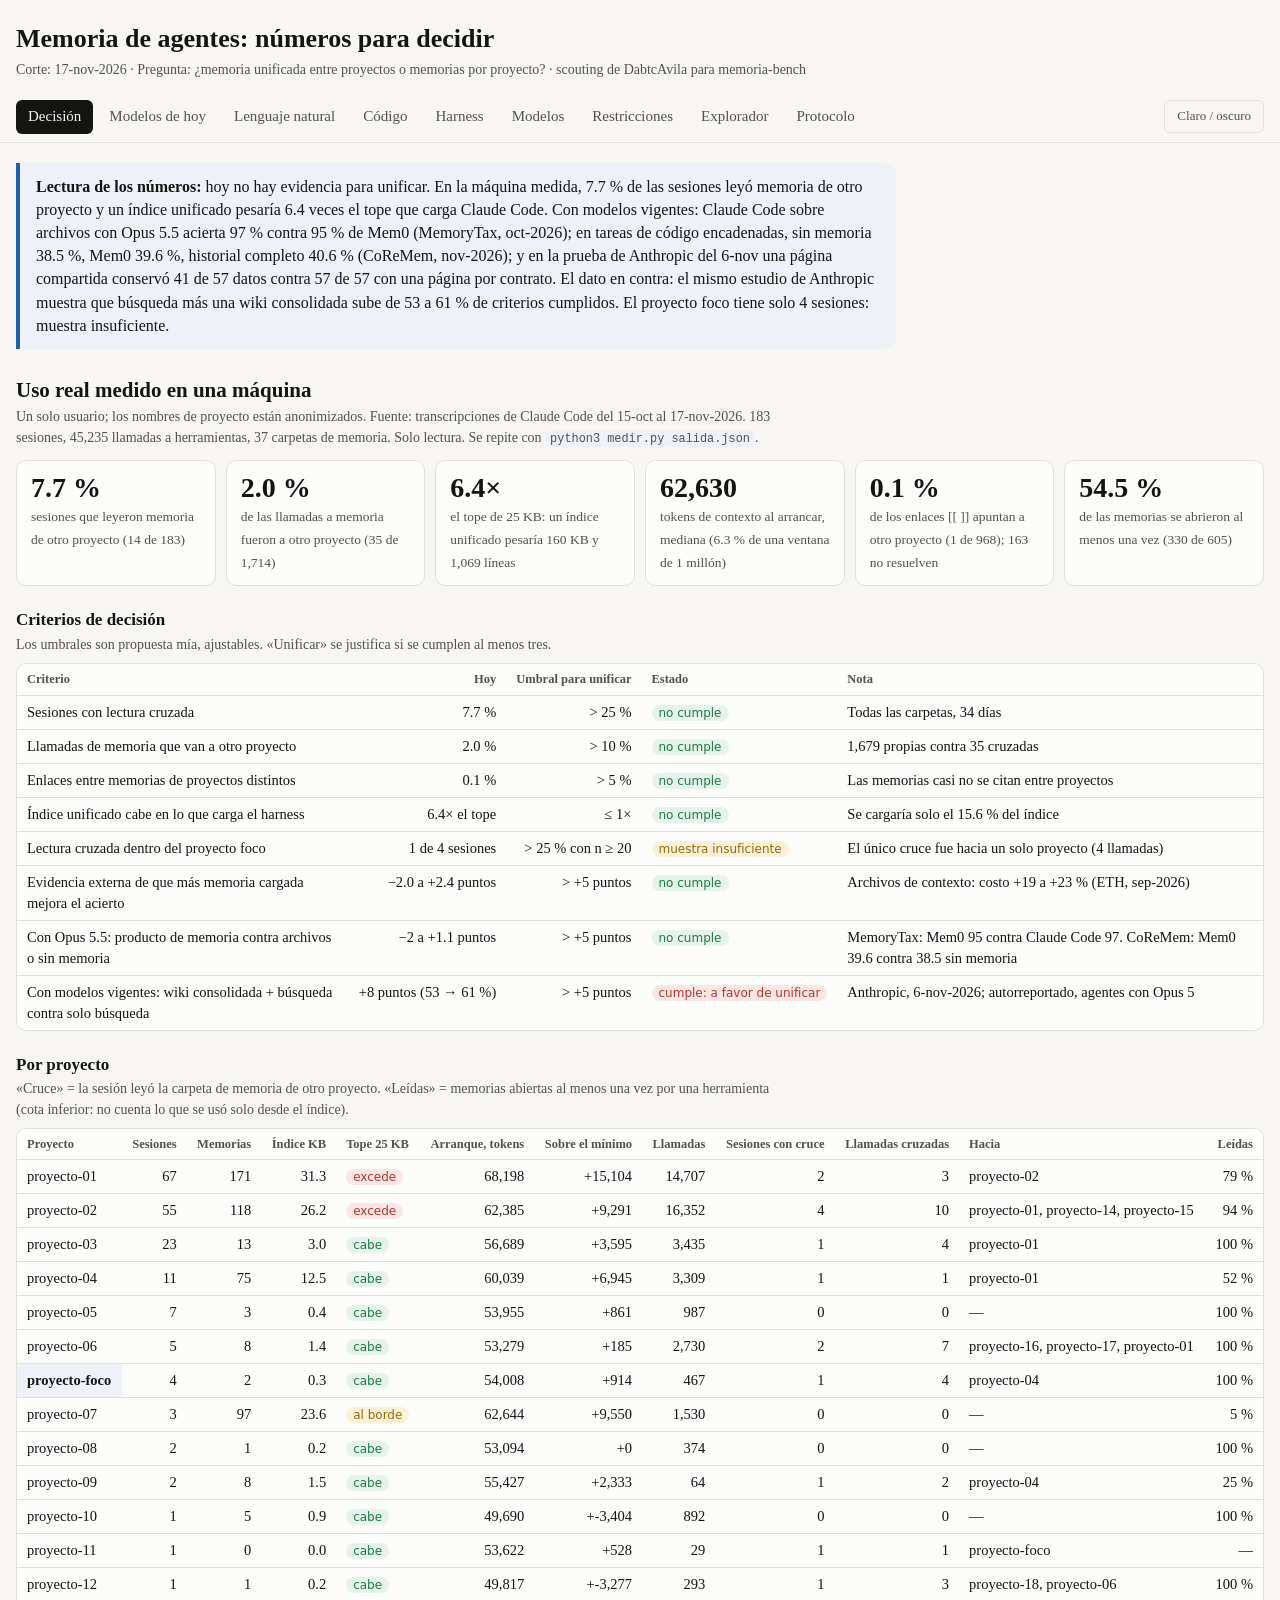
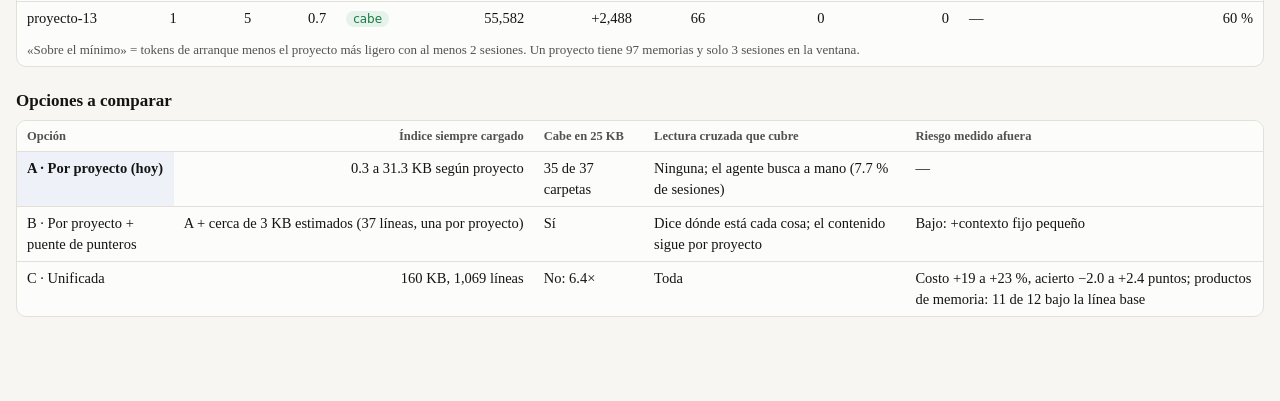
<file: estudiantes/DabtcAvila/scouting/numeros.html>
<!doctype html>
<html lang="es">
<head>
<meta charset="utf-8">
<meta name="viewport" content="width=device-width, initial-scale=1">
<title>Memoria de agentes · números</title>
<style>
:root{--bg:#f7f6f2;--surface:#fcfcfb;--ink:#141413;--ink2:#52514e;--ink3:#7b7a74;--line:#e2e0d8;--accent:#1f5fae;--soft:#eef2f8;
 --bar:#2a78d6;--good:#1d7a46;--bad:#b3362f;--warn:#9a6a00;--goodbg:#e6f3ea;--badbg:#fae7e5;--warnbg:#fbf1d9}
@media (prefers-color-scheme: dark){:root:not([data-theme="light"]){--bg:#121211;--surface:#1a1a19;--ink:#f0efec;--ink2:#c3c2b7;--ink3:#8f8e86;--line:#32312e;--accent:#7db0f0;--soft:#1f2630;
 --bar:#3987e5;--good:#6fcf97;--bad:#f08a84;--warn:#e3b341;--goodbg:#16291d;--badbg:#2e1816;--warnbg:#2c2410}}
:root[data-theme="dark"]{--bg:#121211;--surface:#1a1a19;--ink:#f0efec;--ink2:#c3c2b7;--ink3:#8f8e86;--line:#32312e;--accent:#7db0f0;--soft:#1f2630;
 --bar:#3987e5;--good:#6fcf97;--bad:#f08a84;--warn:#e3b341;--goodbg:#16291d;--badbg:#2e1816;--warnbg:#2c2410}
*{box-sizing:border-box}
body{margin:0;background:var(--bg);color:var(--ink);font-family:Palatino,"Palatino Linotype","Book Antiqua","URW Palladio L",serif;font-size:16px;line-height:1.45}
a{color:var(--accent)}
header{padding:20px 16px 0;max-width:1280px;margin:0 auto}
h1{font-size:26px;margin:0 0 2px;font-weight:600}
.meta{color:var(--ink2);font-size:14px}
nav{position:sticky;top:0;z-index:6;background:var(--bg);border-bottom:1px solid var(--line);margin-top:12px}
nav div{max-width:1280px;margin:0 auto;padding:8px 16px;display:flex;gap:4px;overflow-x:auto;white-space:nowrap;align-items:center}
nav button{font:inherit;font-size:15px;border:0;background:none;color:var(--ink2);padding:6px 12px;border-radius:6px;cursor:pointer}
nav button[aria-selected="true"]{background:var(--ink);color:var(--bg)}
nav .th{margin-left:auto;border:1px solid var(--line);font-size:13px}
main{max-width:1280px;margin:0 auto;padding:8px 16px 80px}
section{display:none}section.on{display:block}
h2{font-size:21px;margin:26px 0 2px;font-weight:600}
h3{font-size:17px;margin:22px 0 2px;font-weight:600}
.cap{color:var(--ink2);font-size:14px;margin:0 0 8px;max-width:110ch}
.kpis{display:grid;grid-template-columns:repeat(auto-fit,minmax(170px,1fr));gap:10px;margin:12px 0}
.kpi{background:var(--surface);border:1px solid var(--line);border-radius:10px;padding:12px 14px}
.kpi b{display:block;font-size:28px;line-height:1.1;font-weight:600;font-variant-numeric:tabular-nums}
.kpi span{font-size:13.5px;color:var(--ink2)}
.tw{overflow-x:auto;border:1px solid var(--line);border-radius:10px;background:var(--surface);margin:6px 0 4px}
table{border-collapse:collapse;width:100%;font-size:14.5px}
th,td{padding:6px 10px;border-bottom:1px solid var(--line);text-align:left;vertical-align:top}
th{font-size:12.5px;color:var(--ink2);font-weight:600;white-space:nowrap;background:var(--surface)}
th[data-s]{cursor:pointer}th[data-s]:hover{color:var(--ink)}
tr:last-child td{border-bottom:0}
td.n,th.n{text-align:right;font-variant-numeric:tabular-nums;white-space:nowrap}
td.hi{background:var(--soft);font-weight:600}
tr.avg td{font-weight:600;border-top:2px solid var(--line)}
.t{display:inline-block;font:12px ui-sans-serif,system-ui,sans-serif;padding:1px 7px;border-radius:99px;white-space:nowrap}
.t.g{background:var(--goodbg);color:var(--good)}.t.b{background:var(--badbg);color:var(--bad)}.t.w{background:var(--warnbg);color:var(--warn)}.t.x{border:1px solid var(--line);color:var(--ink2)}
.up{color:var(--good)}.dn{color:var(--bad)}
.vb{display:inline-block;height:8px;border-radius:0 3px 3px 0;background:var(--bar);vertical-align:middle;margin-left:8px}
.fl{display:flex;gap:8px;flex-wrap:wrap;align-items:center;margin:10px 0}
.fl select,.fl input{font:inherit;font-size:14.5px;padding:5px 8px;border:1px solid var(--line);border-radius:6px;background:var(--surface);color:var(--ink)}
.fl input{min-width:220px}
.src{font-size:13px;color:var(--ink2)}
.verd{border-left:4px solid var(--accent);background:var(--soft);padding:12px 16px;border-radius:0 10px 10px 0;margin:12px 0;max-width:110ch}
code{font-family:ui-monospace,Menlo,monospace;font-size:.85em;background:var(--soft);padding:1px 5px;border-radius:4px}
</style>
</head>
<body>
<header>
  <h1>Memoria de agentes: números para decidir</h1>
  <div class="meta">Corte: 17-nov-2026 · Pregunta: ¿memoria unificada entre proyectos o memorias por proyecto? · scouting de DabtcAvila para memoria-bench</div>
</header>
<nav><div id="tabs"></div></nav>
<main>

<section id="decision">
  <div class="verd"><strong>Lectura de los números:</strong> hoy no hay evidencia para unificar. En la máquina medida, 7.7 % de las sesiones leyó memoria de otro proyecto y un índice unificado pesaría 6.4 veces el tope que carga Claude Code. Con modelos vigentes: Claude Code sobre archivos con Opus 5.5 acierta 97 % contra 95 % de Mem0 (MemoryTax, oct-2026); en tareas de código encadenadas, sin memoria 38.5 %, Mem0 39.6 %, historial completo 40.6 % (CoReMem, nov-2026); y en la prueba de Anthropic del 6-nov una página compartida conservó 41 de 57 datos contra 57 de 57 con una página por contrato. El dato en contra: el mismo estudio de Anthropic muestra que búsqueda más una wiki consolidada sube de 53 a 61 % de criterios cumplidos. El proyecto foco tiene solo 4 sesiones: muestra insuficiente.</div>

  <h2>Uso real medido en una máquina</h2>
  <p class="cap">Un solo usuario; los nombres de proyecto están anonimizados. Fuente: transcripciones de Claude Code del 15-oct al 17-nov-2026. 183 sesiones, 45,235 llamadas a herramientas, 37 carpetas de memoria. Solo lectura. Se repite con <code>python3 medir.py salida.json</code>.</p>
  <div class="kpis" id="kpis"></div>

  <h3>Criterios de decisión</h3>
  <p class="cap">Los umbrales son propuesta mía, ajustables. «Unificar» se justifica si se cumplen al menos tres.</p>
  <div class="tw"><table id="crit"></table></div>

  <h3>Por proyecto</h3>
  <p class="cap">«Cruce» = la sesión leyó la carpeta de memoria de otro proyecto. «Leídas» = memorias abiertas al menos una vez por una herramienta (cota inferior: no cuenta lo que se usó solo desde el índice).</p>
  <div class="tw"><table id="proj"></table></div>

  <h3>Opciones a comparar</h3>
  <div class="tw"><table id="opts"></table></div>
</section>

<section id="hoy">
  <h2>Modelos vigentes al 17-nov-2026</h2>
  <p class="cap">Solo resultados medidos con la generación actual. GPT-6.2 Astra y Sol salieron hoy y no tienen ninguna medición. Ningún laboratorio publica una evaluación de memoria en sus fichas de modelo, y las tablas públicas de memoria (LongMemEval-V2, Letta Context-Bench, MemoryArena) no tienen entradas con estos modelos.</p>
  <h3>Cobertura: qué modelo tiene números de memoria</h3>
  <div class="tw"><table id="h_cov"></table></div>
  <h3>MemoryTax · 21-oct-2026 · independiente · 152 preguntas, una corrida</h3>
  <p class="cap">Los tres harness leen el historial desde un archivo, sin producto de memoria.</p>
  <div class="tw"><table id="h_tax"></table></div>
  <h3>CoReMem / ChainSWE · 12-nov-2026 · independiente · 48 cadenas de tareas de código · Opus 5.5</h3>
  <div class="tw"><table id="h_core"></table></div>
  <h3>Anthropic, «Components of agent memory» · 6-nov-2026 · reportado por Anthropic</h3>
  <p class="cap">CL-Bench: recompensa media de 0 a 1, sin estado contra con memoria.</p>
  <div class="tw"><table id="h_cl"></table></div>
  <div class="tw"><table id="h_wiki"></table></div>
  <h3>FrontierMemory v1.1 (Letta) · 29-oct-2026 · reportado por Letta · 15 tareas, 3 corridas, sin juez automático</h3>
  <p class="cap">El modelo listado escribe la memoria; la tarea la ejecutan Opus 5.5 y GPT-6 Sol y cuenta el mejor. Una tarea vale 6.7 puntos.</p>
  <div class="tw"><table id="h_fm"></table></div>
  <div class="tw"><table id="h_fmh"></table></div>
  <h3>Compactación de contexto · 22-oct-2026 · independiente · 1,514 tareas de datos</h3>
  <div class="tw"><table id="h_comp"></table></div>
  <h3>Vendedores con modelos vigentes · autorreportado</h3>
  <div class="tw"><table id="h_vend"></table></div>
  <h3>Memoria añadida a agentes de código · Hindsight (vendedor) · 61 tareas, 3 corridas · modelo no declarado</h3>
  <div class="tw"><table id="h_hs"></table></div>
  <h3>DolphinBench · sep-2026 · autores de Mem0 · generación anterior</h3>
  <div class="tw"><table id="h_dol"></table></div>
  <h3>Contexto: harness × modelo en código, sin memoria · Terminal-Bench 4.0, leído hoy</h3>
  <div class="tw"><table id="h_tb"></table></div>
  <h3>Contexto largo sin memoria</h3>
  <div class="tw"><table id="h_lc"></table></div>
</section>

<section id="nl">
  <h2>Lenguaje natural: memoria de conversación</h2>
  <p class="cap">Solo mediciones independientes o con el mismo lector. Casi todo aquí usa modelos de 2025; lo medido con modelos vigentes está en la pestaña «Modelos de hoy».</p>
  <h3>MemoryAgentBench · UC San Diego · GPT-4o-mini salvo nota</h3>
  <div class="tw"><table id="mab"></table></div>
  <h3>Estudio de 12 sistemas · arXiv 2606.24775 · jun-2026</h3>
  <p class="cap">Robustez ante datos que cambian, y latencia. EM = coincidencia exacta; SubEM = la respuesta contiene la clave.</p>
  <div class="tw"><table id="ready"></table></div>
  <h3>AMA-Bench · trayectorias de agentes · lector Qwen3-32B</h3>
  <div class="tw"><table id="ama"></table></div>
  <h3>MemoryArena · tareas encadenadas entre sesiones · agente GPT-5.1-mini</h3>
  <div class="tw"><table id="arena"></table></div>
  <h3>BEAM · puntaje por tamaño del historial</h3>
  <div class="tw"><table id="beam"></table></div>
  <h3>LongMemEval con el mismo lector (GPT-4o)</h3>
  <div class="tw"><table id="lme"></table></div>
</section>

<section id="code">
  <h2>Código: ¿la memoria ayuda a terminar la tarea?</h2>
  <p class="cap">Estas pruebas usan modelos anteriores a septiembre de 2026. Con Opus 5.5: CoReMem, en «Modelos de hoy».</p>
  <h3>VibeMemBench · sep-2026 · 111 tareas × 4 corridas · % resuelto</h3>
  <p class="cap">«Experiencia verificada» = se le da al agente la experiencia correcta, sin sistema de memoria. Δ en puntos contra memoria apagada.</p>
  <div class="tw"><table id="vibe"></table></div>
  <h3>SWE-ContextBench Lite · 99 tareas · Claude Sonnet 4.5</h3>
  <div class="tw"><table id="swe4"></table></div>
  <h3>DreamBench-SWE · ago-2026 · 180 tareas</h3>
  <div class="tw"><table id="dream"></table></div>
  <h3>CAPA · jul-2026 · 300 sesiones · historial del mismo usuario</h3>
  <p class="cap">ES = la solución corre. 1.ª = corre al primer intento, sin preguntar. Turnos = hasta terminar.</p>
  <div class="tw"><table id="capa"></table></div>
  <h3>LongMemEval-V2 · 451 preguntas · 25 a 115 millones de tokens</h3>
  <div class="tw"><table id="lme2"></table></div>
  <h3>Archivos de contexto siempre cargados (AGENTS.md, CLAUDE.md)</h3>
  <p class="cap">Mide el costo de «más contexto fijo», que es lo que haría una memoria unificada siempre cargada.</p>
  <div class="tw"><table id="ctxf"></table></div>
</section>

<section id="harness">
  <h2>Harness: mismo modelo, distinto harness y distinta memoria</h2>
  <h3>SCLATE (Apple) · sep-2026 · 346 rondas en 30 días de trabajo simulado · % aprobado (millones de tokens)</h3>
  <p class="cap">La comparación más directa que existe de harness × modelo × memoria. «Nativa» = la memoria propia del harness. Modelos de la generación anterior (Opus 4.8, Sonnet 5, GPT-5.4); con Opus 5.5 ver MemoryTax.</p>
  <div class="tw"><table id="sclate"></table></div>
  <div class="tw"><table id="sclate2"></table></div>
  <h3>MemoryTax · oct-2026 · 152 preguntas · % acierto y dólares por pregunta</h3>
  <p class="cap">Una sola corrida por celda. Pi, Codex y Claude Code trabajan sobre archivos, sin producto de memoria.</p>
  <div class="tw"><table id="tax"></table></div>
  <h3>SWE-ContextBench · cinco agentes · sin experiencia contra resumen correcto</h3>
  <div class="tw"><table id="swe3"></table></div>
  <h3>Seguridad: inyección entre sesiones por memoria persistente · MemHarmBench · nov-2026</h3>
  <div class="tw"><table id="harm"></table></div>
</section>

<section id="models">
  <h2>Modelos: cuánto depende el resultado del modelo</h2>
  <h3>Mismo sistema de memoria, distinto modelo lector</h3>
  <div class="tw"><table id="reader"></table></div>
  <h3>Context-Bench (Letta) · actualizado 13-mar-2026 · reportado por Letta</h3>
  <p class="cap">Archivos = buscar y razonar sobre archivos. Habilidades = encontrar y cargar la habilidad correcta.</p>
  <div class="tw"><table id="cbench"></table></div>
  <h3>AMA-Bench · contexto largo, sin sistema de memoria</h3>
  <div class="tw"><table id="amalc"></table></div>
</section>

<section id="limits">
  <h2>Restricciones</h2>
  <h3>Por harness · documentación oficial leída el 17-nov-2026</h3>
  <div class="tw"><table id="hlim"></table></div>
  <h3>Por modelo</h3>
  <div class="tw"><table id="mlim"></table></div>
  <h3>Costo y latencia medidos</h3>
  <div class="tw"><table id="cost"></table></div>
</section>

<section id="explore">
  <h2>Explorador</h2>
  <p class="cap">Por omisión muestra solo modelos vigentes al 17-nov-2026. Todos los números en una tabla. Clic en un encabezado para ordenar. «Quién»: independiente = sin producto en la tabla; propio = lo reporta el vendedor; competidor = lo midió un rival.</p>
  <div class="fl">
    <select id="fvig"><option value="a">Solo modelos vigentes</option><option value="ap">Vigentes y generación anterior</option><option value="">Todos los modelos</option></select><select id="fcat"></select><select id="fbench"></select><select id="fwho"></select>
    <input id="fq" type="search" placeholder="Buscar sistema, modelo, harness…">
    <span class="src" id="fcount"></span>
  </div>
  <div class="tw"><table id="xt"></table></div>
</section>

<section id="proto">
  <h2>Protocolo de medición propio</h2>
  <p class="cap">Agnóstico a harness y modelo: la memoria es una carpeta de texto, la tarea es una pregunta con respuesta verificable, y la calificación la hace un script contra una clave fija, sin juez automático.</p>
  <h3>Qué se mide</h3>
  <div class="tw"><table id="pm"></table></div>
  <h3>Diseño</h3>
  <div class="tw"><table id="pd"></table></div>
  <h3>Cómo se conecta cada harness a la misma carpeta</h3>
  <div class="tw"><table id="ph"></table></div>
  <h3>Ruido de referencia en la literatura</h3>
  <div class="tw"><table id="pn"></table></div>
</section>

</main>
<script>
const LOCAL={"sessions":183,"sessions_with_cross":14,"sessions_with_own_mem_access":171,"total_calls":45235,"cross_calls":35,"own_calls":1679,"hunt_calls":868,"models":[["claude-opus-5-5",39065],["claude-fable-5-1",33807],["claude-fable-5-2",7592]],"start_ctx_median":62630,"peak_ctx_median":384012,"projects":[{"p":"proyecto-01","sessions":67,"mem":171,"idx_bytes":31307,"idx_lines":171,"start_med":68198,"peak_med":421179,"calls":14707,"cross_sessions":2,"cross_calls":3,"hunt":322,"mem_read":135,"cross_targets":[["proyecto-02",2]]},{"p":"proyecto-02","sessions":55,"mem":118,"idx_bytes":26248,"idx_lines":162,"start_med":62385,"peak_med":451532,"calls":16352,"cross_sessions":4,"cross_calls":10,"hunt":337,"mem_read":111,"cross_targets":[["proyecto-01",2],["proyecto-14",1],["proyecto-15",1]]},{"p":"proyecto-03","sessions":23,"mem":13,"idx_bytes":3034,"idx_lines":13,"start_med":56689,"peak_med":314388,"calls":3435,"cross_sessions":1,"cross_calls":4,"hunt":36,"mem_read":13,"cross_targets":[["proyecto-01",1]]},{"p":"proyecto-04","sessions":11,"mem":75,"idx_bytes":12465,"idx_lines":75,"start_med":60039,"peak_med":369267,"calls":3309,"cross_sessions":1,"cross_calls":1,"hunt":38,"mem_read":39,"cross_targets":[["proyecto-01",1]]},{"p":"proyecto-05","sessions":7,"mem":3,"idx_bytes":393,"idx_lines":3,"start_med":53955,"peak_med":99958,"calls":987,"cross_sessions":0,"cross_calls":0,"hunt":9,"mem_read":3,"cross_targets":[]},{"p":"proyecto-06","sessions":5,"mem":8,"idx_bytes":1438,"idx_lines":8,"start_med":53279,"peak_med":906138,"calls":2730,"cross_sessions":2,"cross_calls":7,"hunt":42,"mem_read":8,"cross_targets":[["proyecto-16",1],["proyecto-17",1],["proyecto-01",1]]},{"p":"proyecto-foco","sessions":4,"mem":2,"idx_bytes":279,"idx_lines":2,"start_med":54008,"peak_med":327492,"calls":467,"cross_sessions":1,"cross_calls":4,"hunt":13,"mem_read":2,"cross_targets":[["proyecto-04",1]]},{"p":"proyecto-07","sessions":3,"mem":97,"idx_bytes":23635,"idx_lines":80,"start_med":62644,"peak_med":896271,"calls":1530,"cross_sessions":0,"cross_calls":0,"hunt":29,"mem_read":5,"cross_targets":[]},{"p":"proyecto-08","sessions":2,"mem":1,"idx_bytes":169,"idx_lines":1,"start_med":53094,"peak_med":269378,"calls":374,"cross_sessions":0,"cross_calls":0,"hunt":8,"mem_read":1,"cross_targets":[]},{"p":"proyecto-09","sessions":2,"mem":8,"idx_bytes":1525,"idx_lines":8,"start_med":55427,"peak_med":217446,"calls":64,"cross_sessions":1,"cross_calls":2,"hunt":2,"mem_read":2,"cross_targets":[["proyecto-04",1]]},{"p":"proyecto-10","sessions":1,"mem":5,"idx_bytes":943,"idx_lines":5,"start_med":49690,"peak_med":965299,"calls":892,"cross_sessions":0,"cross_calls":0,"hunt":8,"mem_read":5,"cross_targets":[]},{"p":"proyecto-11","sessions":1,"mem":0,"idx_bytes":0,"idx_lines":0,"start_med":53622,"peak_med":175020,"calls":29,"cross_sessions":1,"cross_calls":1,"hunt":7,"mem_read":0,"cross_targets":[["proyecto-foco",1]]},{"p":"proyecto-12","sessions":1,"mem":1,"idx_bytes":153,"idx_lines":1,"start_med":49817,"peak_med":626630,"calls":293,"cross_sessions":1,"cross_calls":3,"hunt":3,"mem_read":1,"cross_targets":[["proyecto-18",1],["proyecto-06",1]]},{"p":"proyecto-13","sessions":1,"mem":5,"idx_bytes":723,"idx_lines":5,"start_med":55582,"peak_med":175711,"calls":66,"cross_sessions":0,"cross_calls":0,"hunt":14,"mem_read":3,"cross_targets":[]}],"mem_total":605,"mem_ever_read":330,"mem_read_by_other_project":0,"links":{"own":804,"cross":1,"dangling":163},"unified_index_bytes":160354,"unified_index_lines":1069,"all_mem_bytes":2220851,"dup_names":10};
const SRC={mab:"https://arxiv.org/html/2507.05257v3",mem0p:"https://arxiv.org/html/2504.19413",zepp:"https://arxiv.org/html/2501.13956",zepi:"https://github.com/getzep/zep-papers/issues/5",letta:"https://www.letta.com/blog/benchmarking-ai-agent-memory",mem0b:"https://mem0.ai/blog/mem0-the-token-efficient-memory-algorithm",audit:"https://github.com/dial481/locomo-audit",hind:"https://arxiv.org/abs/2512.12818",mastra:"https://mastra.ai/research/observational-memory",redis:"https://redis.io/resources/agent-memory-benchmark-report/",dev:"https://dev.to/gaurav_dadhich/the-state-of-ai-memory-in-2026-claimed-vs-observed-1n94",mp:"https://github.com/MemPalace/mempalace/blob/main/benchmarks/BENCHMARKS.md",beam:"https://arxiv.org/html/2510.27246v1",hindb:"https://hindsight.vectorize.io/blog/2026/04/02/beam-sota",lplus:"https://arxiv.org/html/2602.10715",ready:"https://arxiv.org/html/2606.24775",vibe:"https://arxiv.org/html/2609.23570",arena:"https://arxiv.org/html/2602.16313",ama:"https://arxiv.org/html/2602.22769",cb:"https://leaderboard.letta.com",capa:"https://arxiv.org/html/2607.26611",sclate:"https://arxiv.org/html/2609.32391",tax:"https://arxiv.org/html/2610.29823",agmd:"https://arxiv.org/html/2602.11988",khatri:"https://arxiv.org/html/2607.27250v1",mcm:"https://arxiv.org/abs/2605.10039",harm:"https://arxiv.org/html/2611.01700",htm:"https://arxiv.org/html/2608.15008v1",swecb:"https://arxiv.org/html/2602.08316v3",dream:"https://arxiv.org/abs/2608.20664",lme2:"https://xiaowu0162.github.io/longmemeval-v2/",convo:"https://arxiv.org/html/2511.10523v1",ccdoc:"https://code.claude.com/docs/en/memory"};
const $=id=>document.getElementById(id);
const f1=v=>typeof v==="number"?(Number.isInteger(v)?v.toLocaleString("es-MX"):v.toLocaleString("es-MX",{maximumFractionDigits:2})):v;
const lk=k=>`<a href="${SRC[k]}">fuente</a>`;
function delta(d,dec=1){if(d==null||isNaN(d))return"";const s=(d>0?"+":"")+d.toFixed(dec);return `<span class="${d>0?"up":d<0?"dn":""}">${s}</span>`}
// generic table: head = [label|n], rows = arrays; cell can be {v,cls}
function T(id,head,rows,foot){
  const h=head.map(x=>{const n=x.endsWith("#");return `<th${n?' class="n"':""}>${n?x.slice(0,-1):x}</th>`}).join("");
  const num=head.map(x=>x.endsWith("#"));
  const b=rows.map(r=>`<tr${r.avg?' class="avg"':""}>${(r.c||r).map((c,i)=>{const o=(c&&typeof c==="object")?c:{v:c};return `<td class="${num[i]?"n":""} ${o.cls||""}">${o.v==null?"—":f1(o.v)}</td>`}).join("")}</tr>`).join("");
  $(id).innerHTML=`<thead><tr>${h}</tr></thead><tbody>${b}</tbody>`+(foot?`<tfoot><tr><td colspan="${head.length}" class="src">${foot}</td></tr></tfoot>`:"");
}
const hi=v=>({v,cls:"hi"});
const mean=a=>a.reduce((x,y)=>x+y,0)/a.length;

/* ================= DECISIÓN ================= */
const L=LOCAL, memCalls=L.own_calls+L.cross_calls, links=L.links.own+L.links.cross+L.links.dangling;
const pct=(a,b,d=1)=>(a/b*100).toFixed(d)+" %";
$("kpis").innerHTML=[
 [pct(L.sessions_with_cross,L.sessions),`sesiones que leyeron memoria de otro proyecto (${L.sessions_with_cross} de ${L.sessions})`],
 [pct(L.cross_calls,memCalls),`de las llamadas a memoria fueron a otro proyecto (${L.cross_calls} de ${f1(memCalls)})`],
 [(L.unified_index_bytes/25000).toFixed(1)+"×",`el tope de 25 KB: un índice unificado pesaría ${f1(Math.round(L.unified_index_bytes/1000))} KB y ${f1(L.unified_index_lines)} líneas`],
 [f1(L.start_ctx_median),"tokens de contexto al arrancar, mediana (6.3 % de una ventana de 1 millón)"],
 [pct(L.links.cross,links),`de los enlaces [[ ]] apuntan a otro proyecto (${L.links.cross} de ${links}); ${L.links.dangling} no resuelven`],
 [pct(L.mem_ever_read,L.mem_total),`de las memorias se abrieron al menos una vez (${L.mem_ever_read} de ${L.mem_total})`]
].map(k=>`<div class="kpi"><b>${k[0]}</b><span>${k[1]}</span></div>`).join("");
const NA=L.projects.find(p=>p.p==="proyecto-foco");
const ok=(c,t)=>`<span class="t ${c?"b":"g"}">${c?"cumple: a favor de unificar":"no cumple"}</span>`;
T("crit",["Criterio","Hoy#","Umbral para unificar#","Estado","Nota"],[
 ["Sesiones con lectura cruzada",pct(L.sessions_with_cross,L.sessions),"> 25 %",ok(false),"Todas las carpetas, 34 días"],
 ["Llamadas de memoria que van a otro proyecto",pct(L.cross_calls,memCalls),"> 10 %",ok(false),`${f1(L.own_calls)} propias contra ${L.cross_calls} cruzadas`],
 ["Enlaces entre memorias de proyectos distintos",pct(L.links.cross,links),"> 5 %",ok(false),"Las memorias casi no se citan entre proyectos"],
 ["Índice unificado cabe en lo que carga el harness",(L.unified_index_bytes/25000).toFixed(1)+"× el tope","≤ 1×",ok(false),"Se cargaría solo el 15.6 % del índice"],
 ["Lectura cruzada dentro del proyecto foco",`${NA.cross_sessions} de ${NA.sessions} sesiones`,"> 25 % con n ≥ 20",`<span class="t w">muestra insuficiente</span>`,"El único cruce fue hacia un solo proyecto (4 llamadas)"],
 ["Evidencia externa de que más memoria cargada mejora el acierto","−2.0 a +2.4 puntos","> +5 puntos",ok(false),"Archivos de contexto: costo +19 a +23 % (ETH, sep-2026)"],
 ["Con Opus 5.5: producto de memoria contra archivos o sin memoria","−2 a +1.1 puntos","> +5 puntos",ok(false),"MemoryTax: Mem0 95 contra Claude Code 97. CoReMem: Mem0 39.6 contra 38.5 sin memoria"],
 ["Con modelos vigentes: wiki consolidada + búsqueda contra solo búsqueda","+8 puntos (53 → 61 %)","> +5 puntos",ok(true),"Anthropic, 6-nov-2026; autorreportado, agentes con Opus 5"]
]);
const base=Math.min(...L.projects.filter(p=>p.sessions>=2).map(p=>p.start_med));
T("proj",["Proyecto","Sesiones#","Memorias#","Índice KB#","Tope 25 KB","Arranque, tokens#","Sobre el mínimo#","Llamadas#","Sesiones con cruce#","Llamadas cruzadas#","Hacia","Leídas#"],
 L.projects.map(p=>[p.p==="proyecto-foco"?hi(p.p):p.p,p.sessions,p.mem,(p.idx_bytes/1000).toFixed(1),p.idx_bytes>25000?'<span class="t b">excede</span>':p.idx_bytes>22000?'<span class="t w">al borde</span>':'<span class="t g">cabe</span>',p.start_med,"+"+f1(p.start_med-base),p.calls,p.cross_sessions,p.cross_calls,p.cross_targets.map(t=>t[0]).join(", ")||"—",p.mem?pct(p.mem_read,p.mem,0):"—"]),
 "«Sobre el mínimo» = tokens de arranque menos el proyecto más ligero con al menos 2 sesiones. Un proyecto tiene 97 memorias y solo 3 sesiones en la ventana.");
T("opts",["Opción","Índice siempre cargado#","Cabe en 25 KB","Lectura cruzada que cubre","Riesgo medido afuera"],[
 [hi("A · Por proyecto (hoy)"),"0.3 a 31.3 KB según proyecto","35 de 37 carpetas","Ninguna; el agente busca a mano (7.7 % de sesiones)","—"],
 ["B · Por proyecto + puente de punteros","A + cerca de 3 KB estimados (37 líneas, una por proyecto)","Sí","Dice dónde está cada cosa; el contenido sigue por proyecto","Bajo: +contexto fijo pequeño"],
 ["C · Unificada","160 KB, 1,069 líneas","No: 6.4×","Toda","Costo +19 a +23 %, acierto −2.0 a +2.4 puntos; productos de memoria: 11 de 12 bajo la línea base"]
]);

/* ================= LENGUAJE NATURAL ================= */
T("mab",["Sistema","Tipo","Recuperar#","Aprender#","Largo plazo#","Olvidar#","Promedio#"],[
 ["GPT-4o, todo en contexto","Base",58.1,50.0,54.9,32.5,hi(48.8)],["GPT-4o-mini, todo en contexto","Base",49.2,48.6,46.2,25.0,42.2],["HippoRAG-v2","Memoria",65.1,35.8,36.2,29.5,41.6],["BM25","Base",60.5,44.5,35.6,25.5,41.5],["MIRIX (GPT-4.1-mini)","Memoria",63.0,35.7,40.5,11.5,37.7],["RAG con embeddings","Base",53.8,42.7,36.3,15.5,37.1],["MemGPT / Letta","Memoria",34.3,40.8,22.4,15.5,28.3],["Zep","Memoria",37.5,37.5,16.2,5.0,24.0],["GraphRAG","Memoria",40.9,24.8,19.9,8.0,23.4],["Mem0","Memoria",32.6,21.2,20.7,10.0,21.1],["Cognee","Memoria",28.3,22.8,16.0,15.5,20.6]],lk("mab"));
T("ready",["Sistema","LoCoMo temporal, EM#","LoCoMo, F1#","Dato actualizado, SubEM#","Temporal, SubEM#","Latencia por operación, s#","Latencia total por consulta, s#"],[
 [hi("Todo en contexto"),8.1,26.9,20.0,12.0,null,null],[hi("RAG con embeddings"),1.6,7.9,20.0,10.7,null,null],["Mem0",3.2,6.0,15.6,10.7,35.9,374.2],["MemoChat",2.4,15.4,8.9,10.7,15.4,460.2],["Cognee",4.0,28.1,37.8,18.7,116.5,null],["Zep",4.8,18.1,44.4,13.3,155.1,null],["MemTree",5.6,18.6,31.1,8.0,15.9,116.7],["Letta (MemGPT)",0.0,7.1,17.8,12.0,null,null],["LightMem",4.0,20.1,15.6,12.0,3.67,17.3],["SimpleMem",4.4,8.1,6.7,8.0,null,null],["MemOS",8.9,28.0,28.9,12.0,null,null],["MemoryOS",3.2,22.7,35.6,16.0,28.6,490.0],["A-MEM",4.8,17.7,26.7,8.0,17.9,552.1]],lk("ready")+" · Los resultados principales del estudio están en figuras; solo se extrajo esta tabla y las latencias citadas en el texto.");
const AMA=[["AMA-Agent (de los autores)",.6238,.6145,.5305,.4719,.5722,8.50],["EMem",.4631,.4925,.4512,.3421,.4610,null],["MemoRAG",.4708,.5497,.4257,.3659,.4606,null],["HippoRAG2",.4579,.5080,.4403,.3538,.4480,12.10],["Embeddings Qwen3-4B",.4843,.4974,.3520,.3011,.4227,null],["BM25",.3301,.4264,.3450,.2498,.3436,null],["MemoryBank",.3231,.4100,.3006,.3332,.3397,null],["MemGPT",.3289,.4404,.2809,.2526,.3304,null],["GraphRAG",.3077,.3905,.3140,.2879,.3258,null],["A-mem",.3084,.3653,.3088,.2873,.3186,null],["Mem-alpha",.2876,.4172,.3064,.2171,.3117,null],["HiMem",.2945,.4018,.3126,.2238,.2995,null],["MemAgent",.2550,.3380,.2849,.2202,.2768,5.54],["Mem0",.2011,.2645,.2101,.1516,.2104,2.85],["SimpleMem",.2012,.1884,.1764,.1373,.1811,24.35],["Mem1",.1180,.1427,.1205,.1080,.1229,22.03]];
T("ama",["Sistema","Recuperar#","Causal#","Estado que cambia#","Abstracción#","Promedio#","Latencia, s#"],[[hi("Qwen3-32B con todo en contexto (referencia)"),61.5,51.8,49.0,36.6,hi(51.8),null]].concat(AMA.map(r=>[r[0],...r.slice(1,6).map(x=>+(x*100).toFixed(1)),r[6]])),lk("ama")+" · Exactitud en %. El mismo modelo con todo el historial a la vista (51.8) supera a 15 de 16 sistemas.");
const AR=[["GPT-5.1-mini","Contexto largo",.16,557.8],["GPT-4.1-mini","Contexto largo",.09,216.8],["Gemini-3-Flash","Contexto largo",.19,276.2],["Claude Sonnet 4.5","Contexto largo",.16,385.6],["Letta","Memoria",.14,698.4],["Mem0","Memoria",.13,706.4],["Mirix","Memoria",.13,622.6],["Mem0 grafo","Memoria",.12,792.0],["ReasoningBank","Memoria",.12,771.6],["BM25","RAG",.17,706.8],["RAG con embeddings","RAG",.20,506.4],["MemoRAG","RAG",.17,622.4],["GraphRAG","RAG",.17,573.8]];
T("arena",["Método","Tipo","Éxito promedio, %#","Latencia por tarea, s#"],AR.sort((a,b)=>b[2]-a[2]).map(r=>[r[0],r[1],Math.round(r[2]*100),r[3]]),lk("arena")+" · Nadie pasa de 20 %. Los cinco sistemas de memoria (12 a 14 %) quedan bajo el mejor contexto largo (19 %) y el RAG con embeddings (20 %).");
T("beam",["Sistema","100 mil#","500 mil#","1 millón#","10 millones#","Quién"],[["Hindsight",73.4,71.1,73.9,64.1,"propio"],["Honcho",63.0,64.9,63.1,40.6,"citado por Hindsight"],["Mem0 (2026)",null,null,64.1,48.6,"propio"],["LIGHT",35.8,35.9,33.6,26.6,"independiente"],["RAG simple",32.3,33.0,30.7,24.9,"independiente"],["Todo en contexto, mejor de 4",28,28,26,13,"independiente"]],lk("beam")+" · "+`<a href="${SRC.hindb}">Hindsight</a> · <a href="${SRC.mem0b}">Mem0</a>`);
T("lme",["Sistema","Tipo","% correcto#","Quién"],[["Remis + Instruct","Memoria",86.5,"propio (Redis)"],["EmergenceMem","Memoria",86.0,"propio"],["Mastra, memoria observacional","Memoria",84.2,"propio; reproducido por Redis"],["Remis","Memoria",83.4,"propio (Redis)"],["Solo las sesiones correctas (techo)","Referencia",82.4,"Mastra"],["Supermemory","Memoria",81.6,"citado por Mastra y Redis"],["RAG simple, 20 resultados","Base",80.1,"Mastra"],["Zep","Memoria",71.2,"propio"],["AMS","Memoria",64.0,"propio (Redis)"],["RAG simple, 20 resultados","Base",61.5,"Redis"],["Todo en contexto","Base",60.2,"artículo de Zep"],["Zep","Memoria",48.0,"independiente (2606.24775), otro juez"]],`<a href="${SRC.mastra}">Mastra</a> · <a href="${SRC.redis}">Redis</a> · <a href="${SRC.zepp}">Zep</a> · <a href="${SRC.ready}">2606.24775</a>`);

/* ================= CÓDIGO ================= */
const VB=[["deepseek-v4-pro",67.1,67.1,50.3,47.6,[62.8,66.9,64.6,63.1]],["glm-5",55.0,57.4,77.1,66.2,[49.5,53.2,57.0,52.5]],["glm-5.2",76.8,80.4,68.2,61.0,null],["kimi-k2.7-code",69.8,74.3,56.0,53.8,[68.0,69.6,66.0,65.8]],["qwen3.8-max",79.1,80.2,52.9,50.6,null]];
T("vibe",["Modelo","Memoria apagada#","Experiencia verificada#","Δ#","Pasos: apagada → verificada#","Mem0#","Δ#","SimpleMem#","Δ#","MemoryOS#","Δ#","A-MEM#","Δ#"],
 VB.map(r=>[r[0],hi(r[1]),r[2],delta(r[2]-r[1]),r[3]+" → "+r[4],...(r[5]?r[5].flatMap(x=>[x,delta(x-r[1])]):Array(8).fill(null))]),lk("vibe")+" · 11 de 12 combinaciones con producto de memoria quedan bajo la línea base. Causa de 231 fallos: forma del recuerdo 160, cobertura 37, uso 31, orden 3.");
const S4=[["Resumen correcto, dado a mano",34.34,6.66,.85],["Supermemory",30.30,5.04,.58],["OpenViking",29.20,4.20,.53],["Trayectoria completa correcta",27.27,5.95,.77],["Sin memoria (base)",26.26,6.37,.79],["El agente busca trayectorias",26.26,6.78,.98],["Mem0",24.24,4.72,.62],["El agente busca resúmenes",22.22,6.28,.91]];
T("swe4",["Condición","% resuelto#","Δ contra base#","Minutos#","Dólares por tarea#"],S4.map(r=>[r[0].includes("base")?hi(r[0]):r[0],r[1],delta(r[1]-26.26,2),r[2],r[3]]),lk("swecb")+" · Acierto de recuperación: el agente por su cuenta 34 %, Mem0 39 %, OpenViking 52 %, Supermemory 60 %, LangMem 73 %.");
T("dream",["Condición","Aprobadas de 180#","%#","Δ contra sin memoria#"],[[hi("Sin memoria externa"),21,11.7,""],["Memoria literal de eventos",82,45.6,delta(33.9)],["Referencia tipada + literal",83,46.1,delta(34.4)],["Mem0 alojado, guardado literal",97,53.9,delta(42.2)]],lk("dream")+" · Un solo autor. Las diferencias entre las tres memorias no son concluyentes.");
const CA=[["GPT-5.5",74.3,2.3,4.417,84.3,31.0,2.970],["ChatGPT-5.6-Sol",79.0,2.7,4.277,78.7,18.3,3.483],["Claude Opus 4.8",88.0,24.3,2.800,90.0,60.3,2.113],["Claude Sonnet 4.6",76.0,6.3,3.970,83.7,14.0,3.380],["Gemini 3.5 Flash",79.3,17.0,3.663,81.7,38.7,2.927],["DeepSeek V4 Pro",76.3,15.3,4.087,79.0,17.7,3.667],["Kimi K2.6",77.0,22.3,3.710,82.0,32.3,3.083],["GLM-5.2",85.3,18.7,3.217,89.7,46.7,2.457],["Qwen3.7-Max",77.7,17.7,3.933,82.7,29.7,3.120],["Llama-3.3-70B",10.0,5.7,7.450,30.0,16.0,6.250],["Qwen3-8B",23.3,18.3,6.443,27.7,23.0,6.133],["Qwen3.5-27B",56.0,10.7,5.337,74.3,21.3,3.990]];
T("capa",["Modelo","ES sin historial#","ES con historial#","Δ#","1.ª sin#","1.ª con#","Δ#","Turnos sin#","Turnos con#"],
 CA.map(r=>[r[0],r[1],r[4],delta(r[4]-r[1]),r[2],r[5],delta(r[5]-r[2]),r[3],r[6]]).concat([{avg:1,c:["Promedio de 12 modelos",+mean(CA.map(r=>r[1])).toFixed(1),+mean(CA.map(r=>r[4])).toFixed(1),delta(mean(CA.map(r=>r[4]-r[1]))),+mean(CA.map(r=>r[2])).toFixed(1),+mean(CA.map(r=>r[5])).toFixed(1),delta(mean(CA.map(r=>r[5]-r[2]))),+mean(CA.map(r=>r[3])).toFixed(2),+mean(CA.map(r=>r[6])).toFixed(2)]}]),
 lk("capa")+" · Con GPT-5.5, acierto al primer intento: historial completo 31.0, mem0 11.7, A-mem 29.3, historial filtrado 44.3.");
T("lme2",["Método","Familia","Pequeño, %#","Latencia, s#","Mediano, %#","Latencia, s#"],[["Sin recuperación","Solo lector",1.3,0,1.3,0],["RAG","RAG",42.8,0.1,38.1,0.1],["RAG + notas","RAG",51.0,0.2,45.9,0.3],["AgentRunbook-R","RAG",58.6,26.9,57.0,25.8],["Codex sobre archivos","Agente de código",69.9,177.2,68.7,185.8],[hi("AgentRunbook-C: archivos, manifiestos y documentos de flujo"),"Agente de código",hi(74.9),108.3,hi(70.1),139.9]],lk("lme2"));
T("ctxf",["Estudio","Harness / modelo","Sin archivo#","Archivo generado#","Archivo escrito a mano#","Costo: sin → con#"],[
 ["ETH · SWE-bench Lite, 300 tareas","Claude Code / Sonnet 4.5",59.9,58.7,null,null],["ETH · SWE-bench Lite","Codex / GPT-5.2",56.6,54.4,null,null],["ETH · SWE-bench Lite","Codex / GPT-5.1-mini",47.7,47.6,null,null],["ETH · SWE-bench Lite","Qwen Code / Qwen3-30B",31.1,32.4,null,null],
 ["ETH · CTXbench, 138 tareas","Sonnet 4.5",73.2,65.2,70.3,"$1.15 → $1.30"],["ETH · CTXbench","GPT-5.2",65.2,68.1,68.1,"$0.38 → $0.54"],["ETH · CTXbench","GPT-5.1-mini",54.3,50.7,55.8,"$0.18 → $0.19"],["ETH · CTXbench","Qwen3-30B",45.7,47.1,53.6,"$0.13 → $0.15"],
 ["Khatri · 288 corridas, 3 repositorios","Claude Code / Sonnet 4.6",53.3,55.6,"55.6 (selectivo)","p = 1.0"],["Khatri","Codex CLI / GPT-5.5",58.8,56.9,"52.9 (selectivo)","p = 0.66"]],
 `<a href="${SRC.agmd}">ETH, v3 de sep-2026</a>: archivo generado −0.5 y −2 puntos, costo +20 % y +23 %; escrito a mano +2.4 puntos (p = 0.21), costo hasta +19 %. · <a href="${SRC.khatri}">Khatri, jul-2026</a> · <a href="${SRC.mcm}">McMillan, may-2026</a>: en 1,650 sesiones de Claude Code, el tamaño y la posición del archivo no tuvieron efecto detectable en el cumplimiento.`);

/* ================= HARNESS ================= */
const SC_H=["CC sin memoria","CC nativa","CC + Mem0","CC + Hindsight","CC + GBrain","Hermes sin memoria","Hermes nativa","Hermes + Mem0","Hermes + Hindsight","Codex nativa"];
const SC=[["Haiku-4.5",[40.2,46.0,69.7,58.7,56.7,43.6,59.8,61.9,61.0,44.8],[34,38,77,67,99,78,242,270,256,42]],["Sonnet-5",[43.9,51.2,57.5,50.9,62.1,43.1,47.4,59.0,50.3,56.7],[51,67,159,104,179,76,197,442,310,70]],["Opus-4.6",[48.8,65.0,66.5,71.1,74.0,46.5,68.5,65.0,66.8,51.5],[45,57,122,100,107,59,148,252,203,31]],["Opus-4.8",[48.6,60.4,66.8,74.0,67.6,45.4,64.2,64.7,61.9,48.6],[41,42,176,109,144,65,166,209,198,34]],["Gemini-3.7F",[63.9,79.2,79.2,81.8,79.5,73.4,77.8,79.5,80.1,73.4],[227,155,349,228,295,317,588,625,528,322]],["GPT-5.4",[40.5,50.3,56.4,53.2,53.8,41.0,53.8,68.8,57.8,40.8],[30,33,67,63,89,41,95,130,118,16]],["GLM-5.3F",[46.8,65.0,66.8,65.9,66.2,47.1,60.4,67.3,64.5,60.4],[null,null,null,null,null,74,213,436,250,108]],["Qwen3.8-FN",[49.7,69.7,69.4,66.8,74.3,52.9,71.4,63.3,68.2,70.8],[null,null,null,null,null,56,202,221,179,503]],["DS-Vision",[45.4,54.6,66.8,63.0,59.0,50.0,69.1,63.0,62.1,53.5],[null,null,null,null,null,62,148,189,149,52]],["DS-V4.1",[52.0,64.2,74.3,74.3,74.9,59.3,74.0,74.6,68.8,73.7],[null,null,null,null,null,83,171,236,251,57]]];
const cell=(a,t)=>a+(t!=null?` <span class="src">(${t})</span>`:"");
T("sclate",["Modelo",...SC_H.map(h=>h+"#")],SC.map(r=>[r[0],...r[1].map((a,i)=>({v:cell(a,r[2][i]),cls:i===1?"hi":""}))]).concat([{avg:1,c:["Promedio de 10 modelos",...SC_H.map((h,i)=>({v:mean(SC.map(r=>r[1][i])).toFixed(1),cls:i===1?"hi":""}))]}]),lk("sclate")+" · CC = Claude Code.");
const six=SC.slice(0,6), av=i=>mean(SC.map(r=>r[1][i])), tk=i=>mean(six.map(r=>r[2][i]));
T("sclate2",["Resumen","% aprobado, 10 modelos#","Δ contra sin memoria#","Tokens, M (6 modelos)#","× tokens contra sin memoria#","Puntos ganados por cada × de tokens#"],
 [[0,0],[1,0],[2,0],[3,0],[4,0],[5,5],[6,5],[7,5],[8,5]].map(([i,b])=>{const d=av(i)-av(b),x=tk(i)/tk(b);return [i===1?hi(SC_H[i]):SC_H[i],+av(i).toFixed(1),i===b?"":delta(d),Math.round(tk(i)),i===b?"1.0":x.toFixed(2),i===b?"":(d/x).toFixed(1)]}),
 "Calculado aquí a partir de la tabla anterior. Los tokens de Claude Code solo están publicados para 6 de los 10 modelos.");
const TX=[["Todo en contexto",74,.0028,92,.0019,95,.117,"—"],["BM25",74,.00028,82,.00021,90,.013,"—"],["Mem0",78,.0013,80,.0011,95,.074,"$25.88"],["Zep",43,.00012,51,.00012,87,.0077,"$6.22"],["Pi (harness + archivos)",63,.016,91,.0032,99,.046,"—"],["Codex",28,.0031,88,.0050,98,.167,"—"],["Claude Code",29,.0020,91,.0082,97,.187,"—"]];
T("tax",["Método","GPT-4o-mini, %#","$#","GPT-6 Luna, %#","$#","Claude Opus 5.5, %#","$#","Costo de construir la memoria#"],TX.map(r=>[r[0],r[1],r[2],r[3],r[4],r[0].startsWith("Pi")?hi(r[5]):r[5],r[6],r[7]]),lk("tax")+" · Mem0 se paga solo a partir de 372, 545 y 596 preguntas. Con modelo débil los harness sobre archivos caen a 28–63 %; con modelo fuerte llegan a 97–99 %.");
const S3=[["Claude Sonnet 4.5","Claude Code",19.68,23.40,1701548,1352830,.67,.55],["GPT-5.3 Codex","Codex",22.60,23.94,858253,718920,.31,.27],["Qwen3.5-plus","Qwen Code",16.22,21.54,2332845,1668167,.33,.18],["GLM-5","Qwen Code",18.35,19.41,1933888,1671708,.58,.48],["MiniMax 2.7","Claude Code",19.68,22.07,1615255,1229220,.65,.46]];
T("swe3",["Modelo","Harness","% sin experiencia#","% con resumen correcto#","Δ#","Tokens: sin → con#","Δ tokens#","Costo: sin → con#"],S3.map(r=>[r[0],r[1],r[2],r[3],delta(r[3]-r[2],2),f1(Math.round(r[4]/1000))+"k → "+f1(Math.round(r[5]/1000))+"k",((r[5]/r[4]-1)*100).toFixed(0)+" %","$"+r[6]+" → $"+r[7]]),lk("swecb"));
T("harm",["Harness","Modelo","Inyección indirecta, % de éxito del ataque#","Inyección directa#"],[["OpenClaw","GPT-5",75.00,88.10],["OpenClaw","Gemini-2.5-Flash",76.39,90.00],["Claude Code","GPT-5",62.50,81.82],["Claude Code","Gemini-2.5-Flash",59.38,75.00]],lk("harm")+" · 288 casos. Una memoria que comparte todo entre proyectos amplía el alcance de una nota envenenada.");

/* ================= MODELOS ================= */
T("reader",["Sistema","Benchmark","Modelo lector","%#","Rango#","Fuente"],[
 ["Mastra, memoria observacional","LongMemEval","gpt-4o",84.23,"",lk("mastra")],["","","gemini-3-pro",93.27,"",""],["","","gpt-5-mini",94.87,hi("10.6"),""],
 ["Hindsight","LongMemEval","abierto de 20B",83.6,"",lk("hind")],["","","abierto de 120B",89.0,"",""],["","","gemini-3-pro",91.4,hi("7.8"),""],
 ["Zep","LongMemEval","gpt-4o-mini",63.8,"",lk("zepp")],["","","gpt-4o",71.2,hi("7.4"),""],
 ["Supermemory","LongMemEval","gpt-4o",81.6,"",lk("mastra")],["","","gpt-5",84.6,"",""],["","","gemini-3-pro",85.2,hi("3.6"),""],
 ["Claude Code sobre archivos","LoCoMo, MemoryTax","GPT-4o-mini",29,"",lk("tax")],["","","GPT-6 Luna",91,"",""],["","","Claude Opus 5.5",97,hi("68"),""],
 ["Mem0","LoCoMo, MemoryTax","GPT-4o-mini",78,"",lk("tax")],["","","GPT-6 Luna",80,"",""],["","","Claude Opus 5.5",95,hi("17"),""],
 ["Claude Code, memoria nativa","SCLATE","Haiku-4.5",46.0,"",lk("sclate")],["","","Opus-4.6",65.0,"",""],["","","Gemini-3.7F",79.2,hi("33.2"),""],
 ["MemOS","LoCoMo F1, 4 modelos","peor",32.2,"",lk("ready")],["","","mejor",41.2,hi("9.0"),""]],
 "«Rango» = diferencia entre el mejor y el peor modelo con el mismo sistema. Con archivos, el modelo pesa más que con un producto de memoria.");
const CBF=[["gpt-5.2-codex-xhigh",93,44.46],["gpt-5.4-xhigh",89,43.52],["claude-sonnet-4-6",88,116.09],["gpt-5.2-xhigh",87,76.72],["gpt-5.3-codex-xhigh",85,40.83],["claude-opus-4-6",84,268.44],["gemini-3-flash",82,37.80],["gemini-3.1",79,97.68],["gpt-5-mini-high",67,35.93],["claude-opus-4-5",63,567.66],["kimi-k2.5",57,27.36],["claude-sonnet-4-5",48,405.01],["claude-haiku-4-5",43,117.55],["glm-5",39,85.87],["minimax-m2.5",37,50.28]];
const CBS={"gpt-5.2 xhigh":[85.31,63.12],"claude-opus-4-6":[81.32,62.64],"claude-sonnet-4-6":[79.08,64.8],"claude-sonnet-4-5":[76.5,72],"claude-opus-4-5":[75.54,68.82],"gemini-3-pro":[72.73,64.29],"gpt-5":[70.2,51.4],"claude-haiku-4-5":[69.7,57.3],"gpt-5-mini":[68.8,45.5],"gpt-5.1-codex":[64.84,55.73],"gemini-3-flash":[59.54,59.54],"gpt-4.1":[36.1,31.3]};
T("cbench",["Modelo","Archivos, %#","Costo de la corrida, $#","$ por punto#","Habilidades: tarea completa, %#","Habilidades: usó la correcta, %#"],CBF.map(r=>{const s=CBS[r[0]]||CBS[r[0].replace("-xhigh"," xhigh")]||[];return [r[0],r[1],r[2],(r[2]/r[1]).toFixed(2),s[0],s[1]]}).concat(Object.entries(CBS).filter(([k])=>!CBF.some(r=>r[0]===k||r[0].replace("-xhigh"," xhigh")===k)).map(([k,s])=>[k,null,null,null,s[0],s[1]])),lk("cb")+" · No incluye los modelos de la segunda mitad de 2026.");
T("amalc",["Modelo","Recuperar#","Causal#","Estado que cambia#","Abstracción#","Promedio#"],[["GPT 5.2",77.4,80.5,65.6,60.4,hi(72.3)],["GPT-5-mini",69.5,71.6,65.8,62.4,67.8],["Qwen3-32B",61.5,51.8,49.0,36.6,51.8],["Gemini 2.5 Flash",58.3,50.9,50.0,42.0,51.7],["Qwen3-14B",56.8,44.3,45.0,31.8,46.6],["Qwen2.5-14B-1M",55.7,41.1,47.3,33.7,46.4],["Claude Haiku 3.5",49.4,45.1,42.9,30.9,43.6],["Qwen3-8B",50.2,37.8,39.9,29.2,41.1]],lk("ama")+" · Rango entre modelos: 31.2 puntos. Rango entre 16 sistemas de memoria con el mismo modelo: 44.9 puntos.");

/* ================= RESTRICCIONES ================= */
T("hlim",["Harness","Archivos de instrucciones","Tope de lo siempre cargado","Alcance de la memoria","Memoria global nativa","Memoria automática"],[
 [hi("Claude Code"),"CLAUDE.md por niveles, <code>.claude/rules/</code>; AGENTS.md si no hay CLAUDE.md","MEMORY.md: 200 líneas o 25 KB. CLAUDE.md: sin tope, objetivo 200 líneas","Por repositorio, local a la máquina","Instrucciones sí (<code>~/.claude/CLAUDE.md</code>); memorias no","Activada"],
 ["Codex CLI","AGENTS.override.md, AGENTS.md; global en <code>~/.codex</code>","32 KiB entre todos los archivos","Global y por proyecto","Sí, memorias bajo <code>~/.codex</code>","Apagada"],
 ["Cursor","<code>.cursor/rules</code>, reglas de usuario y de equipo, AGENTS.md","Sin tope; recomienda 500 líneas por regla","Proyecto, usuario, equipo","Reglas de usuario","No verificado"],
 ["Gemini CLI","GEMINI.md global, de proyecto y por carpeta","Sin tope declarado; todo se concatena","Global y por proyecto","Sí","Apagada, experimental"],
 ["OpenCode","AGENTS.md; CLAUDE.md como respaldo","Sin tope declarado","Global y por proyecto","Solo instrucciones","No tiene"],
 ["Hermes","SOUL.md y un archivo de proyecto","MEMORY.md 2,200 caracteres; USER.md 1,375; escribir de más da error","Por perfil, no por proyecto","Sí: toda la memoria es global","Activada en la configuración de ejemplo"],
 ["OpenClaw","AGENTS.md, SOUL.md, USER.md, MEMORY.md","20,000 caracteres por archivo; 60,000 en total","Por espacio de trabajo del agente","No documentada","Activada"],
 ["Letta Code","No verificado","5 MiB (gratis) o 50 MiB (Pro) por repositorio de memoria","Por agente","Sigue al agente entre proyectos","Activada"]],
 "Cuatro de ocho son globales por diseño (Codex, Gemini, Hermes, Letta); Claude Code y OpenClaw separan por proyecto. "+lk("ccdoc"));
T("mlim",["Proveedor","Modelos","Ventana de contexto, tokens#","Salida máxima#","Arranque mediano medido como % de la ventana#"],[
 ["Anthropic","Claude Fable 5.2, Opus 5.5, Sonnet 5.5, Haiku 5.5","1,000,000","128,000",pct(L.start_ctx_median,1e6)],["OpenAI","GPT-6.2 Astra, GPT-6.2 Sol, GPT-6.1 Terra, GPT-6 Luna","1,050,000","128,000",pct(L.start_ctx_median,1.05e6)],["Google","Gemini 4 Carbon, Argon, Hydrogen","1,048,576","65,536 (hasta 1,048,576)",pct(L.start_ctx_median,1048576)]],
 `Contexto máximo por sesión medido, mediana: ${f1(L.peak_ctx_median)} tokens (${pct(L.peak_ctx_median,1e6)} de la ventana).`);
T("cost",["Qué","Valor#","Contexto","Fuente"],[
 ["Archivo de contexto siempre cargado","+19 a +23 % de costo","Acierto −2.0 a +2.4 puntos",lk("agmd")],
 ["Claude Code + Mem0 contra memoria nativa",(tk(2)/tk(1)).toFixed(1)+"× tokens","+"+(av(2)-av(1)).toFixed(1)+" puntos (SCLATE)",lk("sclate")],
 ["Claude Code nativa contra sin memoria",(tk(1)/tk(0)).toFixed(2)+"× tokens","+"+(av(1)-av(0)).toFixed(1)+" puntos (SCLATE)",lk("sclate")],
 ["Hermes nativa (global) contra sin memoria",(tk(6)/tk(5)).toFixed(1)+"× tokens","+"+(av(6)-av(5)).toFixed(1)+" puntos (SCLATE)",lk("sclate")],
 ["Construir la memoria de Mem0, una conversación","$25.88","Se paga a partir de 372 a 596 preguntas",lk("tax")],
 ["Pregunta con Claude Code sobre archivos, Opus 5.5","$0.187","BM25 $0.013 · Mem0 $0.074 · Zep $0.0077",lk("tax")],
 ["Resumen correcto de experiencia previa","−20 % de tokens","Claude Code, +3.7 puntos",lk("swecb")],
 ["Consulta a memoria en archivos con agente","108 a 186 s","RAG simple 0.1 a 0.3 s (LongMemEval-V2)",lk("lme2")],
 ["Latencia por operación de memoria","3.7 a 155 s","LightMem 3.67 · Mem0 35.9 · Cognee 116.5 · Zep 155.1",lk("ready")],
 ["Mem0 contra todo en contexto","hasta 95× más barato","Con 30 a 45 % de acierto en preferencias",lk("convo")],
 ["El índice más pesado medido","31.3 KB","El proyecto con más sesiones: +"+f1(L.projects[0].start_med-base)+" tokens de arranque sobre el mínimo","medido aquí"]]);

/* ================= EXPLORADOR ================= */
// cats | bench | sistema | harness | modelo | métrica | valor | quién (i/p/c) | fecha | fuente
const R=[];
const add=(c,b,s,h,m,k,v,w,d,src)=>{if(v!=null)R.push({c,b,s,h:h||"—",m:m||"—",k,v,w,d,src})};
`n|MemoryAgentBench|GPT-4o todo en contexto||gpt-4o|promedio|48.8|i|2025-07|mab
n|MemoryAgentBench|GPT-4o-mini todo en contexto||gpt-4o-mini|promedio|42.2|i|2025-07|mab
n|MemoryAgentBench|HippoRAG-v2||gpt-4o-mini|promedio|41.6|i|2025-07|mab
n|MemoryAgentBench|BM25||gpt-4o-mini|promedio|41.5|i|2025-07|mab
n|MemoryAgentBench|MIRIX||gpt-4.1-mini|promedio|37.7|i|2025-07|mab
n|MemoryAgentBench|RAG embeddings||gpt-4o-mini|promedio|37.1|i|2025-07|mab
n|MemoryAgentBench|MemGPT / Letta||gpt-4o-mini|promedio|28.3|i|2025-07|mab
n|MemoryAgentBench|Zep||gpt-4o-mini|promedio|24.0|i|2025-07|mab
n|MemoryAgentBench|GraphRAG||gpt-4o-mini|promedio|23.4|i|2025-07|mab
n|MemoryAgentBench|Mem0||gpt-4o-mini|promedio|21.1|i|2025-07|mab
n|MemoryAgentBench|Cognee||gpt-4o-mini|promedio|20.6|i|2025-07|mab
n|LoCoMo|Todo en contexto||gpt-4o-mini|% juez|72.90|c|2025-04|mem0p
n|LoCoMo|Mem0 grafo||gpt-4o-mini|% juez|68.44|p|2025-04|mem0p
n|LoCoMo|Mem0||gpt-4o-mini|% juez|66.88|p|2025-04|mem0p
n|LoCoMo|Zep||gpt-4o-mini|% juez|65.99|c|2025-04|mem0p
n|LoCoMo|RAG mejor configuración||gpt-4o-mini|% juez|60.97|c|2025-04|mem0p
n|LoCoMo|LangMem||gpt-4o-mini|% juez|58.10|c|2025-04|mem0p
n|LoCoMo|Memoria de OpenAI||gpt-4o-mini|% juez|52.90|c|2025-04|mem0p
n|LoCoMo|A-MEM||gpt-4o-mini|% juez|48.38|c|2025-04|mem0p
n|LoCoMo|Zep, recorrido por Mem0|||% juez|58.44|c|2025-05|zepi
n|LoCoMo|Zep, corregido|||% juez|75.14|p|2025-05|zepi
n|LoCoMo|Letta, agente con archivos||gpt-4o-mini|% juez|74.0|p|2025-08|letta
n|LoCoMo|Mem0, algoritmo 2026|||% juez|92.5|p|2026-04|mem0b
n|LoCoMo|Hindsight||modelo grande|% juez|89.61|p|2025-12|hind
n|LoCoMo|EverMemOS||gpt-4.1-mini|% juez|92.32|p|2026|audit
n|LoCoMo|EverMemOS, reproducción||gpt-4.1-mini|% juez|38.38|i|2026|audit
n|LoCoMo|Todo en contexto + buena instrucción||gpt-4.1-mini|% juez|92.62|i|2026|audit
n|LoCoMo|MemPalace híbrido|||recuperación@10|88.9|p|2026-04|mp
n|LoCoMo|MemPalace sin reordenar|||recuperación@10|60.3|p|2026-04|mp
n|LoCoMo|GPT-4o todo en contexto||gpt-4o|% juez|62.99|i|2026-02|lplus
n|LoCoMo|A-Mem||gpt-4o|% juez|59.64|i|2026-02|lplus
n|LoCoMo|Mem0||gpt-4o|% juez|57.24|i|2026-02|lplus
n|LoCoMo-Plus|Gemini-2.5-pro todo en contexto||gemini-2.5-pro|% juez|26.06|i|2026-02|lplus
n|LoCoMo-Plus|GPT-4o todo en contexto||gpt-4o|% juez|21.05|i|2026-02|lplus
n|LoCoMo-Plus|A-Mem||gpt-4o|% juez|17.20|i|2026-02|lplus
n|LoCoMo-Plus|Mem0||gpt-4o|% juez|15.80|i|2026-02|lplus
n|LoCoMo-Plus|RAG embeddings||gpt-4o|% juez|15.55|i|2026-02|lplus
n|LongMemEval|Mem0, algoritmo 2026|||% correcto|94.4|p|2026-04|mem0b
n|LongMemEval|Mem0 alojado, medido por rival||gpt-5|% correcto|73.8|c|2026|dev
n|LongMemEval|Mem0 alojado, antes de abril||gpt-5|% correcto|57.5|c|2026|dev
n|LongMemEval|Oracle Agent Memory||gpt-5.5|% correcto|93.8|p|2026|redis
n|LongMemEval|Oracle Agent Memory, reproducido||gpt-5.5|% correcto|86.0|c|2026|redis
n|LongMemEval|Amazon Bedrock AgentCore, reproducido|||% correcto|77.0|c|2026|redis
n|LongMemEval|Google Vertex Memory Bank, reproducido||gpt-4o|% correcto|42.4|c|2026|redis
n|LongMemEval|Hindsight, base sin memoria||abierto 20B|% correcto|39|p|2025-12|hind
n|LongMemEval|MemPalace, ChromaDB sin palacio|||recuperación@5|96.6|p|2026-04|mp
n|LongMemEval|MemPalace, con cuartos|||recuperación@5|89.4|c|2026-04|mp
n|LongMemEval|MemPalace, compresión AAAK|||recuperación@5|84.2|c|2026-04|mp
n|LongMemEval|Zep||gpt-4o|% juez|48.0|i|2026-06|ready
c|Harness the Memory|Qwen3-8B sin memoria → mejor memoria||qwen3-8b|pass@1|15.5|i|2026-08|htm
c|Harness the Memory|Qwen3-32B sin memoria (17.6) → mejor||qwen3-32b|pass@1|19.6|i|2026-08|htm
c|Harness the Memory|Gemma-4 sin memoria (14.2) → mejor||gemma-4|pass@1|20.9|i|2026-08|htm`.split("\n").forEach(l=>{const a=l.split("|");add(a[0],a[1],a[2],a[3],a[4],a[5],+a[6],a[7],a[8],a[9])});
[["Remis + Instruct",86.5,"p","redis"],["EmergenceMem",86.0,"p","mastra"],["Mastra memoria observacional",84.23,"p","mastra"],["Remis",83.4,"p","redis"],["Supermemory",81.6,"c","mastra"],["RAG simple (Mastra)",80.05,"p","mastra"],["Zep",71.2,"p","zepp"],["AMS",64.0,"p","redis"],["RAG simple (Redis)",61.5,"c","redis"],["Todo en contexto",60.2,"p","zepp"]].forEach(r=>add("n","LongMemEval",r[0],"","gpt-4o","% correcto",r[1],r[2],"2025–2026",r[3]));
[["Mastra memoria observacional","gemini-3-pro",93.27,"mastra"],["Mastra memoria observacional","gpt-5-mini",94.87,"mastra"],["Hindsight","abierto 20B",83.6,"hind"],["Hindsight","abierto 120B",89.0,"hind"],["Hindsight","gemini-3-pro",91.4,"hind"],["Zep","gpt-4o-mini",63.8,"zepp"],["Supermemory","gpt-5",84.6,"mastra"],["Supermemory","gemini-3-pro",85.2,"mastra"]].forEach(r=>add("nm","LongMemEval",r[0],"",r[1],"% correcto",r[2],"p","2025–2026",r[3]));
[["Hindsight",[73.4,71.1,73.9,64.1],"p","hindb"],["Honcho",[63.0,64.9,63.1,40.6],"p","hindb"],["Mem0 2026",[null,null,64.1,48.6],"p","mem0b"],["LIGHT",[35.8,35.9,33.6,26.6],"i","beam"],["RAG simple",[32.3,33.0,30.7,24.9],"i","beam"]].forEach(r=>["100 mil","500 mil","1 millón","10 millones"].forEach((s,i)=>add("n","BEAM",r[0],"","","puntaje a "+s,r[1][i],r[2],"2025–2026",r[3])));
AMA.forEach(r=>add("n","AMA-Bench",r[0],"","qwen3-32b","% exactitud",+(r[5]*100).toFixed(1),r[0].startsWith("AMA")?"p":"i","2026-05","ama"));
AR.forEach(r=>add("n","MemoryArena",r[0]+" ("+r[1]+")","","gpt-5.1-mini","% éxito",Math.round(r[2]*100),"i","2026-09","arena"));
VB.forEach(r=>{add("cm","VibeMemBench","Memoria apagada","",r[0],"% resuelto",r[1],"i","2026-09","vibe");add("cm","VibeMemBench","Experiencia verificada","",r[0],"% resuelto",r[2],"i","2026-09","vibe");if(r[5])["Mem0","SimpleMem","MemoryOS","A-MEM"].forEach((s,i)=>add("cm","VibeMemBench",s,"",r[0],"% resuelto",r[5][i],"i","2026-09","vibe"))});
S4.forEach(r=>add("c","SWE-ContextBench Lite",r[0],"Claude Code","claude-sonnet-4.5","% resuelto",r[1],"i","2026-05","swecb"));
S3.forEach(r=>{add("chm","SWE-ContextBench","Sin experiencia",r[1],r[0],"% resuelto",r[2],"i","2026-05","swecb");add("chm","SWE-ContextBench","Resumen correcto",r[1],r[0],"% resuelto",r[3],"i","2026-05","swecb")});
[["Sin memoria externa",11.7],["Memoria literal de eventos",45.6],["Referencia tipada + literal",46.1],["Mem0 alojado literal",53.9]].forEach(r=>add("c","DreamBench-SWE",r[0],"","","% aprobado",r[1],"i","2026-08","dream"));
CA.forEach(r=>{add("cm","CAPA","Sin historial","",r[0],"% corre",r[1],"i","2026-07","capa");add("cm","CAPA","Con historial del usuario","",r[0],"% corre",r[4],"i","2026-07","capa");add("cm","CAPA","Sin historial","",r[0],"% al primer intento",r[2],"i","2026-07","capa");add("cm","CAPA","Con historial del usuario","",r[0],"% al primer intento",r[5],"i","2026-07","capa")});
[["Sin recuperación","",1.3],["RAG","",42.8],["RAG + notas","",51.0],["AgentRunbook-R","",58.6],["Codex sobre archivos","Codex",69.9],["AgentRunbook-C (archivos)","agente de código",74.9]].forEach(r=>add("ch","LongMemEval-V2",r[0],r[1],"","% correcto, pequeño",r[2],"i","2026","lme2"));
SC.forEach(r=>r[1].forEach((v,i)=>add("hm","SCLATE",SC_H[i].replace(/^CC |^Hermes |^Codex /,"").replace(/^\+ /,"+ "),SC_H[i].startsWith("CC")?"Claude Code":SC_H[i].startsWith("Hermes")?"Hermes":"Codex",r[0],"% aprobado",v,"i","2026-09","sclate")));
TX.forEach(r=>[["gpt-4o-mini",1],["gpt-6-luna",3],["claude-opus-5.5",5]].forEach(([m,i])=>add("nhm","MemoryTax (LoCoMo)",r[0],/Pi|Codex|Claude/.test(r[0])?r[0]:"",m,"% acierto",r[i],"i","2026-10","tax")));
[["Claude Code","claude-sonnet-4.5",59.9,58.7],["Codex","gpt-5.2",56.6,54.4],["Codex","gpt-5.1-mini",47.7,47.6],["Qwen Code","qwen3-30b",31.1,32.4]].forEach(r=>{add("chm","SWE-bench Lite + AGENTS.md","Sin archivo de contexto",r[0],r[1],"% resuelto",r[2],"i","2026-09","agmd");add("chm","SWE-bench Lite + AGENTS.md","Archivo generado",r[0],r[1],"% resuelto",r[3],"i","2026-09","agmd")});
[["claude-sonnet-4.5",73.2,65.2,70.3],["gpt-5.2",65.2,68.1,68.1],["gpt-5.1-mini",54.3,50.7,55.8],["qwen3-30b",45.7,47.1,53.6]].forEach(r=>["Sin archivo de contexto","Archivo generado","Archivo escrito a mano"].forEach((s,i)=>add("cm","CTXbench",s,"",r[0],"% resuelto",r[i+1],"i","2026-09","agmd")));
[["Claude Code","claude-sonnet-4-6",[53.3,55.6,55.6]],["Codex CLI","gpt-5.5",[58.8,56.9,52.9]]].forEach(r=>["Sin archivo de contexto","Archivo siempre cargado","Archivo selectivo"].forEach((s,i)=>add("chm","Khatri, archivos de contexto",s,r[0],r[1],"% resuelto",r[2][i],"i","2026-07","khatri")));
[["OpenClaw","gpt-5",75.00],["OpenClaw","gemini-2.5-flash",76.39],["Claude Code","gpt-5",62.50],["Claude Code","gemini-2.5-flash",59.38]].forEach(r=>add("h","MemHarmBench","Inyección indirecta por memoria",r[0],r[1],"% éxito del ataque",r[2],"i","2026-11","harm"));
CBF.forEach(r=>add("m","Context-Bench archivos","—","Letta",r[0],"% rúbrica",r[1],"p","2026-03","cb"));
Object.entries(CBS).forEach(([k,s])=>add("m","Context-Bench habilidades","—","Letta",k,"% tarea completa",s[0],"p","2026-03","cb"));

/* ================= MODELOS DE HOY ================= */
const yes=s=>`<span class="t g">sí</span> ${s}`, no=`<span class="t b">ninguna</span>`;
T("h_cov",["Modelo","Lanzamiento","Evaluación con memoria","Solo contexto largo u horizonte largo"],[
 ["Claude Fable 5.2","09-nov-2026",yes("FrontierMemory (como escritor de memoria)"),"ProgramBench, ARC-AGI-3, Vending-Bench 2"],
 ["Claude Mythos 5.2","09-nov-2026",no,"—"],
 ["Claude Opus 5.5","22-sep-2026",yes("MemoryTax, CoReMem, CL-Bench, compactación, FrontierMemory, BEAM (Mastra)"),"ProgramBench, GraphWalks, Vending-Bench 2"],
 ["Claude Sonnet 5.5","28-sep-2026",yes("CL-Bench, compactación, Mem0 BYOK"),"ProgramBench, Vending-Bench 2"],
 ["Claude Haiku 5.5","07-oct-2026",yes("FrontierMemory, Mem0 BYOK"),"ProgramBench, Vending-Bench 2"],
 ["GPT-6.2 Astra","17-nov-2026 (hoy)",no,"Terminal-Bench 4.0"],
 ["GPT-6.2 Sol","17-nov-2026 (hoy)",no,"Terminal-Bench 4.0"],
 ["GPT-6.1 Terra","26-oct-2026",yes("FrontierMemory"),"Vending-Bench 2"],
 ["GPT-6.1 Sol","29-sep-2026",yes("FrontierMemory"),"ARC-AGI-3, Vending-Bench 2"],
 ["GPT-6 Luna","22-sep-2026",yes("MemoryTax, FrontierMemory, Mem0 BYOK"),"—"],
 ["GPT-6 Sol","22-sep-2026",yes("FrontierMemory (ejecutor)"),"Vending-Bench 2"],
 ["GPT-6 Astra","03-sep-2026",yes("compactación"),"GraphWalks, ARC-AGI-3, Vending-Bench 2"],
 ["Gemini 4 Carbon","10-nov-2026",yes("FrontierMemory"),"GraphWalks, Vending-Bench 2"],
 ["Gemini 4 Argon","13-oct-2026",yes("FrontierMemory"),"GraphWalks, Vending-Bench 2"],
 ["Gemini 4 Hydrogen","12-nov-2026",yes("FrontierMemory"),"Vending-Bench 2"],
 ["Qwen 3.8 / Qwen4","sep-2026",yes("BEAM-1M y LongMemEval-M (27B), FrontierMemory (Qwen4 Max)"),"—"],
 ["DeepSeek V4.1 Flash","17-oct-2026",yes("FrontierMemory, Mem0 BYOK"),"—"],
 ["GLM-5.3","14-ago-2026",yes("FrontierMemory, Mem0 BYOK"),"—"],
 ["Kimi K3 / K3.1 Pro","24-oct-2026 (K3.1)",yes("FrontierMemory (K3)"),"Terminal-Bench 4.0"]],
 "Fechas leídas en las páginas oficiales de cada proveedor. SkillBuffBench (17-nov-2026) cruza memoria × 4 harness × 11 modelos vigentes, pero aún no publica resultados.");
const HT=[["Pi (harness + archivo)",99,.046,91,.0032,"—"],["Codex 0.159.2 + archivo",98,.167,88,.0050,"—"],["Claude Code 2.1.295 + archivo",97,.187,91,.0082,"—"],["Todo en contexto",95,.117,92,.0019,"—"],["Mem0 2.1.0",95,.074,80,.0011,"$25.88"],["BM25, 8 resultados",90,.013,82,.00021,"—"],["Zep (Graphiti 0.30.2)",87,.0077,51,.00012,"$6.22"]];
T("h_tax",["Método","Opus 5.5, % acierto#","$ por pregunta#","GPT-6 Luna, % acierto#","$ por pregunta#","Costo de construir la memoria (Opus 5.5)#"],HT.map(r=>[/Claude Code/.test(r[0])?hi(r[0]):r[0],r[1],r[2],r[3],r[4],r[5]]),lk("tax")+" · Memoria escrita por un modelo y leída por otro: Opus 5.5 leyendo memoria de GPT-6 Luna: Mem0 81, Zep 55. GPT-6 Luna leyendo memoria de Opus 5.5: Mem0 91, Zep 71.");
const HC=[["Sin memoria",38.5,12.6,162],["Historial completo",40.6,10.4,170],["Mem0",39.6,13.0,137],["MemOp",39.6,17.8,109],["ReasoningBank",40.6,14.2,101],["Notas escritas por el propio agente",38.5,11.8,188]];
T("h_core",["Condición","% resuelto#","Δ contra sin memoria#","Pasos#","Tareas resueltas por dólar#"],HC.map((r,i)=>[i?r[0]:hi(r[0]),r[1],i?delta(r[1]-38.5):"",r[2],r[3]]),`<a href="https://arxiv.org/abs/2611.17316">fuente</a> · Con GPT-5.6 Luna: 23.6 sin memoria, 24.0 historial, 22.6 Mem0, 25.7 notas propias. Ninguna memoria mueve el resultado más de 2.1 puntos.`);
const CL=[["Opus 5.5",.655,.838],["Sonnet 5.5",.644,.833],["Opus 5",.564,.828],["Sonnet 5",.306,.610],["Opus 4.7",.383,.700],["Sonnet 4.6",.330,.364]];
T("h_cl",["Modelo","Sin estado#","Con memoria#","Δ#"],CL.map(r=>[r[0],r[1],r[2],delta(r[2]-r[1],3)]),`<a href="https://www.anthropic.com/research/components-of-agent-memory">fuente</a> · Indicar «registra solo los fallos» redujo la ganancia: Opus 5 −0.234, Opus 4.7 −0.150.`);
T("h_wiki",["Prueba de Anthropic (mismo estudio)","Condición","Resultado#"],[
 ["Wiki sobre 350 mil archivos, 25 preguntas","Solo búsqueda","53 %"],["","Solo wiki consolidada, de 2 a 128 sesiones de consolidación","13 → 48 %"],["",hi("Búsqueda + wiki"),hi("54 → 61 %")],["","Tokens por pregunta con wiki","−20,000"],
 ["Preguntas de fusión, 24 (Harvey)","Wiki contra solo búsqueda","87 % contra 73 %"],
 ["Términos de contratos: datos que sobreviven",hi("Una página por contrato"),hi("57 de 57")],["","Una página compartida","41 de 57 (72 %)"],
 ["Pokémon Red","Sonnet 3.7: 413 archivos de memoria","1 medalla"],["","Claude Fable 5: 10 archivos","4 medallas"]],
 "Agentes con Opus 5 en la prueba de wiki. Un archivo por entidad conservó todo; el archivo compartido perdió 28 %.");
const FM=[["Qwen4 Max",73.3,.98],["Opus 5.5",73.3,3.42],["Fable 5.2",73.3,3.71],["DeepSeek V4.1 Flash",71.1,3.86],["Gemini 4 Carbon",71.1,3.99],["Kimi K3",71.1,4.16],["Haiku 5.5",68.9,3.98],["GLM-5.3",68.9,4.08],["Gemini 4 Argon",64.4,1.05],["Gemini 4 Hydrogen",64.4,4.02],["GPT-6.1 Sol",51.1,4.00],["GPT-6.1 Terra",46.7,3.97],["Grok 4.7",37.8,3.70],["GPT-6 Luna",28.9,4.05]];
T("h_fm",["Modelo que escribe la memoria","Puntaje, %#","Costo por tarea, $#"],FM.map(r=>[r[0],r[1],r[2]]),`<a href="https://frontiermemory.com/">fuente</a> · Rango entre modelos: 44.4 puntos con el mismo harness.`);
T("h_fmh",["Harness de memoria","Opus 5.5 escribe y ejecuta, %#","GPT-6.1 Sol escribe, GPT-6 Sol ejecuta, %#"],[["Letta Dream",73.3,42.2],["Hermes Agent",64.4,4.4],[hi("Claude Managed Agents"),55.6,null],["Prime Agent",53.3,13.3],["OpenAI Agents SDK",null,26.7]],`<a href="https://www.frontiermemory.com/blog/v1/">fuente</a> · Lo reporta Letta, cuyo producto queda primero. Cobertura de la versión 1.0 da cifras distintas que no pude conciliar.`);
T("h_comp",["Modelo","Base, %#","Con compactación, %#","Δ#","Orquestación → con compactación#"],[["Opus 5.5",68.8,65.2,delta(-3.6),"61.9 → 64.0"],["GPT-6 Astra",69.6,65.1,delta(-4.5),"61.0 → 56.4"],["Sonnet 5.5",61.3,57.7,delta(-3.6),"60.0 → 58.4"]],`<a href="https://arxiv.org/abs/2610.20959">fuente</a> · Resumir el contexto en la misma sesión cuesta 3.6 a 4.5 puntos: lo que debe sobrevivir tiene que estar en memoria.`);
T("h_vend",["Sistema","Prueba","Modelo lector","Valor#","Fecha"],[
 ["Mastra, memoria observacional","BEAM 100 mil / 1 millón / 10 millones","Opus 5.5","83.3 / 80.6 / 66.4","29-oct-2026"],
 ["Mastra, memoria observacional","BEAM 100 mil / 1 millón / 10 millones","Gemini 3.8 Flash","78.4 / 72.8 / 57.8","29-oct-2026"],
 ["Recallium","LongMemEval, 500 preguntas","Opus 5.5","98.4 % (sin memoria: 6.6 %)","30-sep-2026"],
 ["ContextStream","LongMemEval / LoCoMo","Opus 5.5","96.8 % / 95.7 %","26-oct-2026"],
 ["Mem0, modelo que extrae","LoCoMo","Opus 5.5 · Sonnet 5.5 · GPT-6 Luna · Haiku 5.5","93.5 · 93.4 · 92.6 · 92.3","20-oct-2026"],
 ["Mem0, costo por 1,000 escrituras","—","Opus 5.5 · Sonnet 5.5 · Haiku 5.5 · GPT-6 Luna","$158.55 · $78.44 · $4.93 · $3.55","20-oct-2026"],
 ["Mem0, latencia p95 por escritura","—","Opus 5.5 · Sonnet 5.5 · Haiku 5.5 · GPT-6 Luna","18.1 s · 10.4 s · 17.7 s · 15.2 s","20-oct-2026"]],
 `<a href="https://mastra.ai/research/observational-memory-beam">Mastra</a> · <a href="https://recallium.ai/benchmarks">Recallium</a> · <a href="https://contextstream.io/benchmarks">ContextStream</a> · <a href="https://mem0.ai/blog/bring-your-own-key-accuracy-cost-latency-by-model">Mem0</a> · Con Mem0 el modelo que extrae mueve el acierto 1.5 puntos y el costo 45 veces. Zep, Hindsight, Supermemory, Cognee, MemPalace, Honcho y Letta Context-Bench no han publicado cifras con modelos vigentes.`);
T("h_hs",["Harness","Correcciones por tarea: sin → con memoria#","Δ#","Costo por tarea: sin → con#","Tareas resueltas"],[["Claude Code","0.85 → 0.36","−58 %","$0.445 → $0.338","60–61 de 61, sin cambio"],["Codex CLI","1.34 → 0.47","−65 %","$0.577 → $0.276","sin cambio"],["opencode","1.20 → 0.80","−33 %","$0.634 → $0.553","sin cambio"]],`<a href="https://vectorize.io/benchmarks">fuente</a> · Sin fecha ni modelo declarados; lo reporta el vendedor de la memoria.`);
T("h_dol",["Harness","Modelo","Memoria propia#","Mem0#","Honcho#","Hindsight#","Supermemory#"],[["Claude Code","Claude Sonnet 5",hi(26.33),32.33,35.83,null,null],["Hermes","GPT-5.6 Luna",65.67,70.67,68.50,69.50,59.17],["Hermes","MiniMax M3",26.50,47.83,47.33,41.00,20.00]],`<a href="https://arxiv.org/abs/2609.24971">fuente</a> · 600 tareas. Benchmark construido por Mem0.`);
const TB=[["GitHub Copilot","Copilot Fusion",71.2],["Claude Code","Opus 5.5",65.8],["Claude Code","Fable 5.2",65.8],["Antigravity CLI","Gemini 4 Carbon",64.5],["Claude Code","Sonnet 5.5",63.9],["Codex","GPT-6.2 Astra",62.1],["Codex","GPT-6.2 Sol",61.5],["Codex","GPT-6.1 Sol",60.9],["Codex","GPT-6 Astra",60.3],["Claude Code","Kimi K3.1 Pro",59.7],["Antigravity CLI","Gemini 4 Hydrogen",56.4],["Antigravity CLI","Gemini 4 Argon",55.5],["Codex","GPT-6.1 Terra",53.3],["Claude Code","GLM-5.3",41.2],["Claude Code","Haiku 5.5",40.0],["Claude Code","DeepSeek V4.1 Flash",38.5],["Claude Code","Qwen3.8-Max",27.0]];
T("h_tb",["Harness","Modelo","% resuelto#"],TB,`<a href="https://tbench.ai">fuente</a> · No mide memoria; sirve para ver cuánto pesa el modelo dentro del mismo harness (Claude Code: de 27.0 a 65.8).`);
T("h_lc",["Prueba","Modelo","Valor","Quién"],[
 ["ProgramBench, 166 tareas: % aprobado · con contador de contexto · se quedó sin contexto","Fable 5.2","85.6 · 91.6 · 68 %","Anthropic"],["","Opus 5.5","91.2 · 91.1 · 39 %","Anthropic"],["","Fable 5.1","87.6 · 86.8 · 28 %","Anthropic"],["","Sonnet 5.5 / Haiku 5.5","79.7 / 82.0","Anthropic"],
 ["ARC-AGI-3: harness estándar → harness del proveedor con gestión de contexto","Fable 5.2","79.26 → 97.72","ARC Prize"],["","GPT-6 Astra","62.7 → 98.6","ARC Prize"],["","GPT-6.1 Sol","52.7 → 96.2","ARC Prize"],
 ["GraphWalks, 256 mil a 1 millón de tokens, F1","Gemini 4 Carbon / Argon","96.2 / 84.2","Google"],["","GPT-6 Astra / Opus 5.5 / Fable 5.1","71.8 / 66.8 / 65.0","Google"],
 ["Vending-Bench 2, saldo final medio","Gemini 4 Carbon / GPT-6 Astra / Gemini 4 Hydrogen","$16,484 / $15,515 / $14,549","Andon Labs"],["","Sonnet 5.5 / Fable 5.2 / Opus 5.5 / Haiku 5.5","$11,165 / $9,628 / $9,235 / $3,602","Andon Labs"]],
 "Fichas de sistema de Anthropic (22-sep a 9-nov-2026) y fichas de Gemini 4. El harness mueve el resultado más que el modelo: en ARC-AGI-3, de 52.7 a 96.2 con el mismo modelo.");

/* filas de modelos vigentes para el explorador */
const X=(c,b,s,h,m,k,v,w,d,u)=>{SRC[u]=SRC[u]||u;add(c,b,s,h,m,k,v,w,d,u)};
HC.forEach(r=>X("chm","CoReMem / ChainSWE",r[0],"mini-swe-agent","claude-opus-5.5","% resuelto",r[1],"i","2026-11","https://arxiv.org/abs/2611.17316"));
[["Sin memoria",23.6],["Historial completo",24.0],["Mem0",22.6],["MemOp",22.9],["ReasoningBank",23.3],["Notas escritas por el propio agente",25.7]].forEach(r=>X("cm","CoReMem / ChainSWE",r[0],"mini-swe-agent","gpt-5.6-luna","% resuelto",r[1],"i","2026-11","https://arxiv.org/abs/2611.17316"));
CL.forEach(r=>{X("m","CL-Bench (Anthropic)","Sin estado","",r[0],"recompensa × 100",+(r[1]*100).toFixed(1),"p","2026-11","https://www.anthropic.com/research/components-of-agent-memory");X("m","CL-Bench (Anthropic)","Con memoria","",r[0],"recompensa × 100",+(r[2]*100).toFixed(1),"p","2026-11","https://www.anthropic.com/research/components-of-agent-memory")});
FM.forEach(r=>X("hm","FrontierMemory v1.1","Escritor de memoria","Letta Dream",r[0],"% puntaje",r[1],"p","2026-10","https://frontiermemory.com/"));
[["Letta Dream",73.3],["Hermes Agent",64.4],["Claude Managed Agents",55.6],["Prime Agent",53.3]].forEach(r=>X("hm","FrontierMemory v1.1","Harness de memoria",r[0],"claude-opus-5.5","% puntaje",r[1],"p","2026-10","https://www.frontiermemory.com/blog/v1/"));
[["Opus 5.5",68.8,65.2],["GPT-6 Astra",69.6,65.1],["Sonnet 5.5",61.3,57.7]].forEach(r=>{X("m","Compactación (2610.20959)","Base","",r[0],"% exactitud",r[1],"i","2026-10","https://arxiv.org/abs/2610.20959");X("m","Compactación (2610.20959)","Con compactación","",r[0],"% exactitud",r[2],"i","2026-10","https://arxiv.org/abs/2610.20959")});
[["100 mil",83.3,78.4],["1 millón",80.6,72.8],["10 millones",66.4,57.8]].forEach(r=>{X("nm","BEAM","Mastra memoria observacional","","claude-opus-5.5","puntaje a "+r[0],r[1],"p","2026-10","https://mastra.ai/research/observational-memory-beam");X("nm","BEAM","Mastra memoria observacional","","gemini-3.8-flash","puntaje a "+r[0],r[2],"p","2026-10","https://mastra.ai/research/observational-memory-beam")});
X("nm","LongMemEval","Recallium","","claude-opus-5.5","% correcto",98.4,"p","2026-09","https://recallium.ai/benchmarks");X("nm","LongMemEval","Sin memoria (Recallium)","","claude-opus-5.5","% correcto",6.6,"p","2026-09","https://recallium.ai/benchmarks");
X("nm","LongMemEval","ContextStream","","claude-opus-5.5","% correcto",96.8,"p","2026-10","https://contextstream.io/benchmarks");X("nm","LoCoMo","ContextStream","","claude-opus-5.5","% juez",95.7,"p","2026-10","https://contextstream.io/benchmarks");
[["claude-opus-5.5",93.5],["claude-sonnet-5.5",93.4],["glm-5.3-flash",93.0],["deepseek-v4.1-flash",92.9],["gpt-6-luna",92.6],["claude-haiku-5.5",92.3],["gemini-3.8-flash",92.0]].forEach(r=>X("nm","LoCoMo","Mem0, modelo que extrae","",r[0],"% juez",r[1],"p","2026-10","https://mem0.ai/blog/bring-your-own-key-accuracy-cost-latency-by-model"));
[["Claude Code","claude-sonnet-5",[["Memoria propia",26.33],["Mem0",32.33],["Honcho",35.83]]],["Hermes","gpt-5.6-luna",[["Memoria propia",65.67],["Mem0",70.67],["Honcho",68.50],["Hindsight",69.50],["Supermemory",59.17]]]].forEach(g=>g[2].forEach(r=>X("hm","DolphinBench",r[0],g[0],g[1],"% exactitud",r[1],"p","2026-09","https://arxiv.org/abs/2609.24971")));
TB.forEach(r=>X("chm","Terminal-Bench 4.0 (sin memoria)","—",r[0],r[1],"% resuelto",r[2],"i","2026-11","https://tbench.ai"));
[["Fable 5.2",85.6],["Opus 5.5",91.2],["Fable 5.1",87.6],["Sonnet 5.5",79.7],["Haiku 5.5",82.0]].forEach(r=>X("cm","ProgramBench (sin memoria)","Ventana única de 1 millón","mini-swe-agent",r[0],"% aprobado",r[1],"p","2026-11","https://www.anthropic.com/document/claude-fable-5-2-mythos-5-2-system-card"));
[["Qwen3.8-27B · PrisMem",63.39],["Qwen3.8-27B · HippoRAG2",51.86],["Qwen3.8-27B · A-MEM",51.56],["Qwen3.8-27B · Mem0",48.95]].forEach(r=>X("nm","BEAM",r[0].split(" · ")[1],"","qwen3.8-27b","puntaje a 1 millón",r[1],r[0].includes("PrisMem")?"p":"i","2026-10","https://arxiv.org/abs/2610.06361"));
const VIG=m=>/fable.?5\.2|mythos.?5\.2|opus.?5\.5|sonnet.?5\.5|haiku.?5\.5|gpt-6|gemini.?4|gemini.?3\.8|qwen.?4|qwen3\.8|deepseek.?v4\.1|ds-v4\.1|glm-5\.3|kimi.?k3|grok 4\.7|copilot fusion/i.test(m)?"a":/opus.?5\b|sonnet.?5\b|fable.?5(\.1)?\b|gpt-5\.[56]|chatgpt-5\.6|gemini.?3\.[57]|opus.?4\.8|qwen3\.7|deepseek.?v4|glm-5\.2|kimi.?k2\.[67]|ds-vision|minimax 2\.7/i.test(m)?"p":m==="—"?"s":"o";
R.forEach(r=>r.g=VIG(r.m));
const CAT={"":"Todas las categorías",n:"Lenguaje natural",c:"Código",h:"Harness",m:"Modelos"},WHO={"":"Quién midió: todos",i:"independiente",p:"propio",c:"competidor"};
$("fcat").innerHTML=Object.entries(CAT).map(([k,v])=>`<option value="${k}">${v}</option>`).join("");
$("fwho").innerHTML=Object.entries(WHO).map(([k,v])=>`<option value="${k}">${v}</option>`).join("");
$("fbench").innerHTML=`<option value="">Todos los benchmarks</option>`+[...new Set(R.map(r=>r.b))].sort().map(b=>`<option>${b}</option>`).join("");
let sk="b",sd=1;
function drawX(){
  const g=$("fvig").value,c=$("fcat").value,b=$("fbench").value,w=$("fwho").value,q=$("fq").value.toLowerCase();
  let rows=R.filter(r=>(!g||g.includes(r.g))&&(!c||r.c.includes(c))&&(!b||r.b===b)&&(!w||r.w===w)&&(!q||(r.s+r.h+r.m+r.b+r.k).toLowerCase().includes(q)));
  rows.sort((x,y)=>(x[sk]>y[sk]?1:x[sk]<y[sk]?-1:0)*sd||(y.v-x.v));
  const pc=r=>/%|promedio|pass|puntaje|recuperación/.test(r.k);
  $("fcount").textContent=rows.length+" de "+R.length+" filas";
  const H=[["b","Benchmark"],["s","Sistema o condición"],["h","Harness"],["m","Modelo"],["g","Vigencia"],["k","Métrica"],["v","Valor"],["w","Quién"],["d","Fecha"]];
  $("xt").innerHTML=`<thead><tr>${H.map(h=>`<th data-s="${h[0]}"${h[0]==="v"?' class="n"':""}>${h[1]}${sk===h[0]?(sd>0?" ↑":" ↓"):""}</th>`).join("")}<th></th></tr></thead><tbody>`+
   rows.map(r=>`<tr><td>${r.b}</td><td>${r.s}</td><td>${r.h}</td><td>${r.m}</td><td><span class="t ${r.g==="a"?"g":r.g==="p"?"w":"x"}">${{a:"vigente",p:"anterior",s:"sin modelo",o:"antiguo"}[r.g]}</span></td><td>${r.k}</td><td class="n">${f1(r.v)}${pc(r)?`<span class="vb" style="width:${Math.max(1,r.v*.6)}px"></span>`:""}</td><td><span class="t ${r.w==="i"?"g":r.w==="p"?"w":"x"}">${WHO[r.w]}</span></td><td>${r.d}</td><td><a href="${SRC[r.src]}">fuente</a></td></tr>`).join("")+"</tbody>";
}
$("xt").addEventListener("click",e=>{const k=e.target.dataset&&e.target.dataset.s;if(k){sd=sk===k?-sd:(k==="v"?-1:1);sk=k;drawX()}});
["fvig","fcat","fbench","fwho"].forEach(i=>$(i).addEventListener("change",drawX));$("fq").addEventListener("input",drawX);$("fvig").value="a";drawX();

/* ================= PROTOCOLO ================= */
T("pm",["Métrica","Definición","Unidad","Línea base de hoy (A)","Dirección"],[
 ["M1 · Éxito","Respuestas que coinciden con la clave fija","% de tareas","sin medir","más es mejor"],
 ["M2 · Omisiones","Elementos de la clave que el agente no encontró","% de elementos","sin medir; una omisión conocida (un proyecto no listado)","menos"],
 ["M3 · Llamadas hasta el primer dato correcto","Herramientas usadas antes de citar el dato","llamadas","Proyecto foco: 4 de las primeras 8 fueron búsqueda","menos"],
 ["M4 · Contexto al arrancar","Tokens antes de la primera respuesta","tokens",f1(L.start_ctx_median)+" (mediana)","menos"],
 ["M5 · Tokens totales","Entrada + salida de la tarea","tokens","sin medir","menos"],
 ["M6 · Tiempo","De la pregunta a la respuesta","segundos","sin medir","menos"],
 ["M7 · Lectura cruzada","Sesiones que leen memoria de otro proyecto","% de sesiones",pct(L.sessions_with_cross,L.sessions),"informativa"],
 ["M8 · Contaminación","Memorias cargadas que no se usaron en la respuesta","% de lo cargado","sin medir","menos"]]);
T("pd",["Elemento","Valor","Nota"],[
 ["Tareas","20 preguntas con respuesta verificable en archivos","10 dentro de un proyecto, 10 que cruzan proyectos (tipo «mi red»)"],
 ["Condiciones","A por proyecto · B por proyecto + puente · C unificada","Misma carpeta de memorias, distinta organización"],
 ["Harness","Al menos 2","Por ejemplo Claude Code y Codex CLI en modo sin interfaz"],
 ["Modelos","Al menos 2","Uno fuerte y uno económico: con archivos el rango entre modelos llega a 68 puntos"],
 ["Repeticiones","3 por celda","La literatura usa 1 a 4"],
 ["Corridas, versión completa","720","20 × 3 × 2 × 2 × 3"],
 ["Corridas, versión mínima","180","20 × 3 × 1 × 1 × 3"],
 ["Calificación","Script contra clave fija","Sin juez automático: el juez de LoCoMo aceptó 63 % de respuestas falsas"],
 ["Regla de decisión","C o B sustituyen a A si M1 sube más de 5 puntos o M2 baja más de 10, sin que M4 suba más de 20 %","Umbrales propuestos, ajustables"]]);
T("ph",["Harness","Archivo que lee","Cómo apunta a la carpeta de memoria","Modo sin interfaz"],[
 ["Claude Code","CLAUDE.md","Carpeta nativa por proyecto, o ajuste <code>autoMemoryDirectory</code>","sí"],
 ["Codex CLI","AGENTS.md","Ruta de la carpeta escrita en AGENTS.md","sí"],
 ["Gemini CLI","GEMINI.md","Ruta en GEMINI.md","sí"],
 ["OpenCode","AGENTS.md o CLAUDE.md","Ruta en el archivo","sí"],
 ["Hermes","AGENTS.md o CLAUDE.md del proyecto","Ruta en el archivo; su memoria propia es global","no verificado"]],
 "Los comandos exactos de cada harness no se verificaron en esta investigación.");
T("pn",["Estudio","Corridas por celda#","Tamaño","Resultado sobre ruido"],[
 ["VibeMemBench",4,"111 tareas","Diferencias de 1.1 a 4.5 puntos reportadas"],
 ["Khatri, archivos de contexto",null,"288 corridas","p = 1.0 y p = 0.66: sin efecto detectable"],
 ["ETH, AGENTS.md",null,"300 y 138 tareas","+2.4 puntos con p = 0.21: no significativo"],
 ["MemoryTax",1,"152 preguntas","Una corrida por celda"],
 ["Prueba autopublicada en Claude Code",null,"49 tareas pareadas","+10.2 puntos; intervalo del efecto [0, 0.47] por tarea: débil"],
 ["DreamBench-SWE",null,"180 tareas","Memoria contra sin memoria: significativo. Entre memorias: no"]],
 "Con 20 tareas y 3 repeticiones solo se distinguen diferencias grandes, de 15 puntos o más.");

/* ================= pestañas y tema ================= */
const TABS=[["decision","Decisión"],["hoy","Modelos de hoy"],["nl","Lenguaje natural"],["code","Código"],["harness","Harness"],["models","Modelos"],["limits","Restricciones"],["explore","Explorador"],["proto","Protocolo"]];
$("tabs").innerHTML=TABS.map(t=>`<button type="button" role="tab" data-t="${t[0]}">${t[1]}</button>`).join("")+`<button type="button" class="th" id="theme">Claro / oscuro</button>`;
function show(t){if(!TABS.some(x=>x[0]===t))t="decision";document.querySelectorAll("section").forEach(s=>s.classList.toggle("on",s.id===t));document.querySelectorAll("#tabs [data-t]").forEach(b=>b.setAttribute("aria-selected",b.dataset.t===t));try{history.replaceState(null,"","#"+t)}catch(e){}}
$("tabs").addEventListener("click",e=>{if(e.target.dataset.t){show(e.target.dataset.t);scrollTo(0,0)}});
show(location.hash.slice(1));
$("theme").addEventListener("click",()=>{const r=document.documentElement,d=r.dataset.theme?r.dataset.theme==="dark":matchMedia("(prefers-color-scheme: dark)").matches;r.dataset.theme=d?"light":"dark"});
</script>
</body>
</html>
</file>
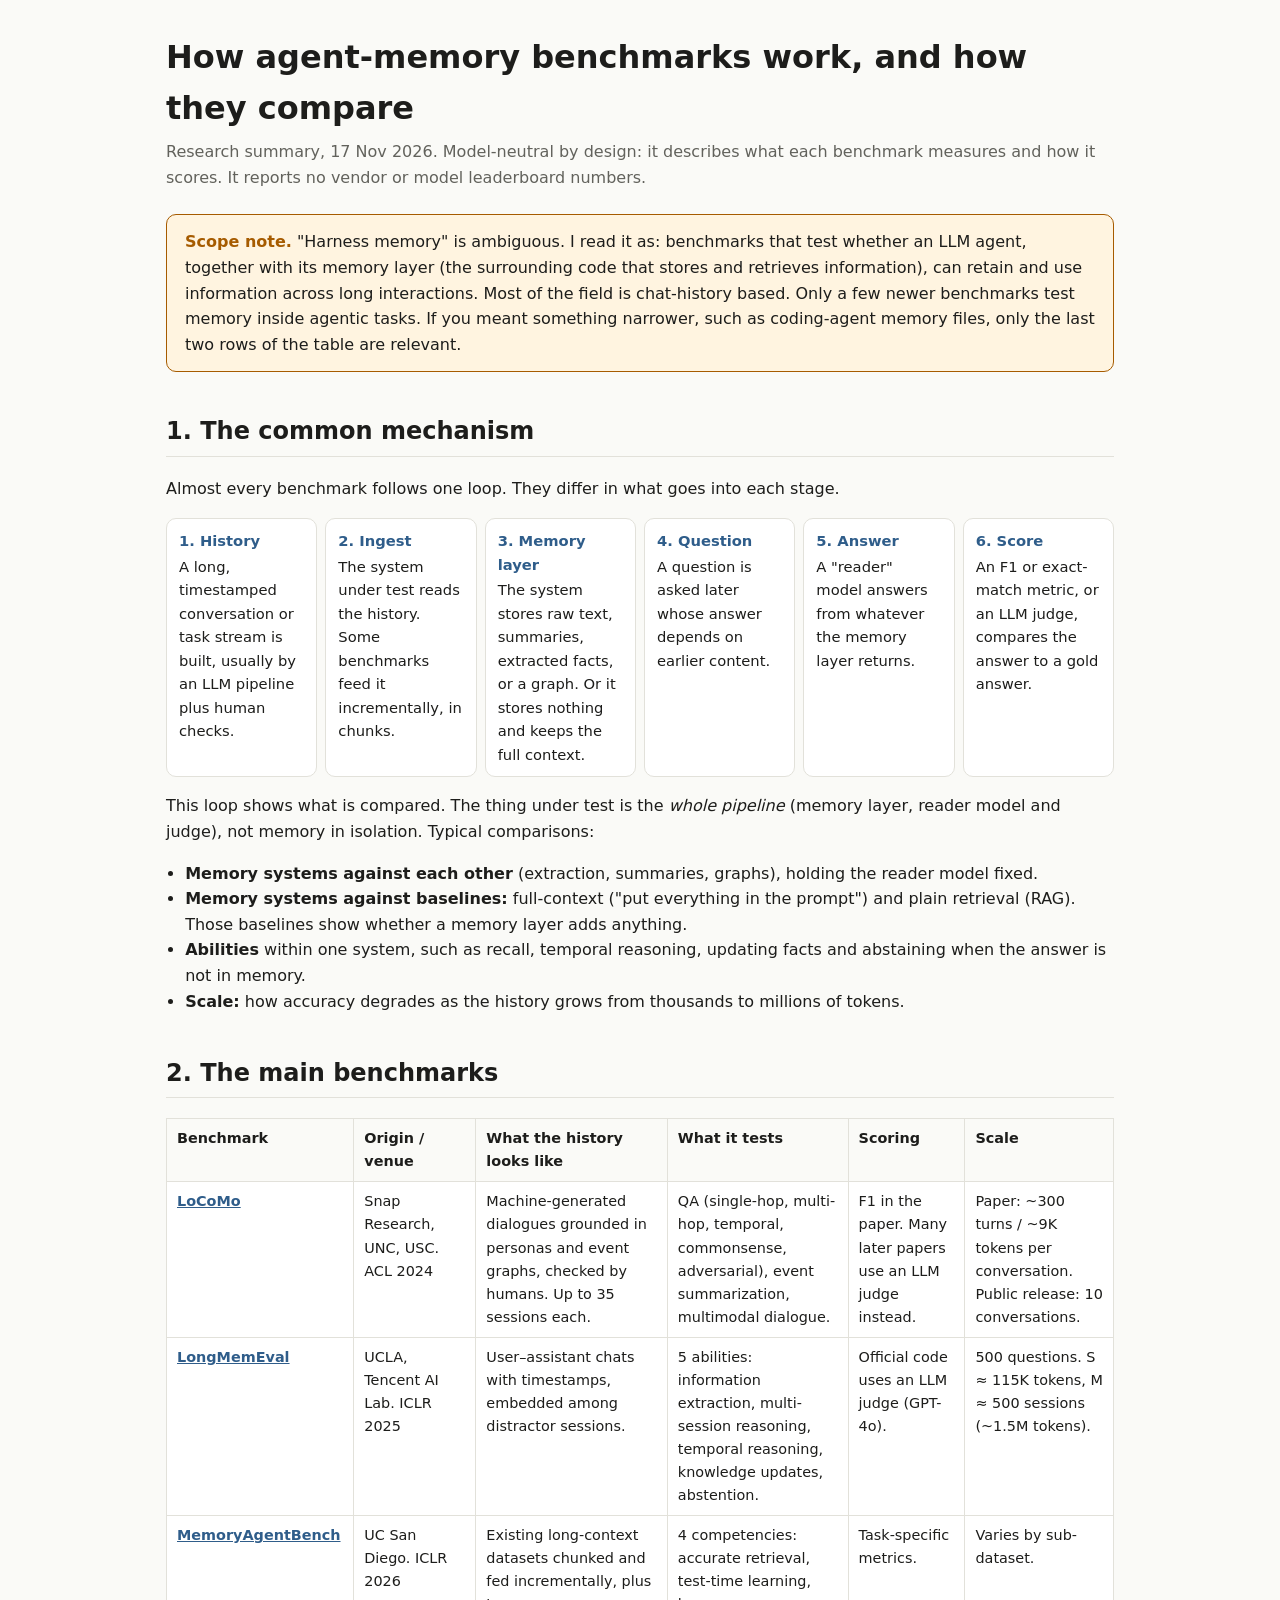
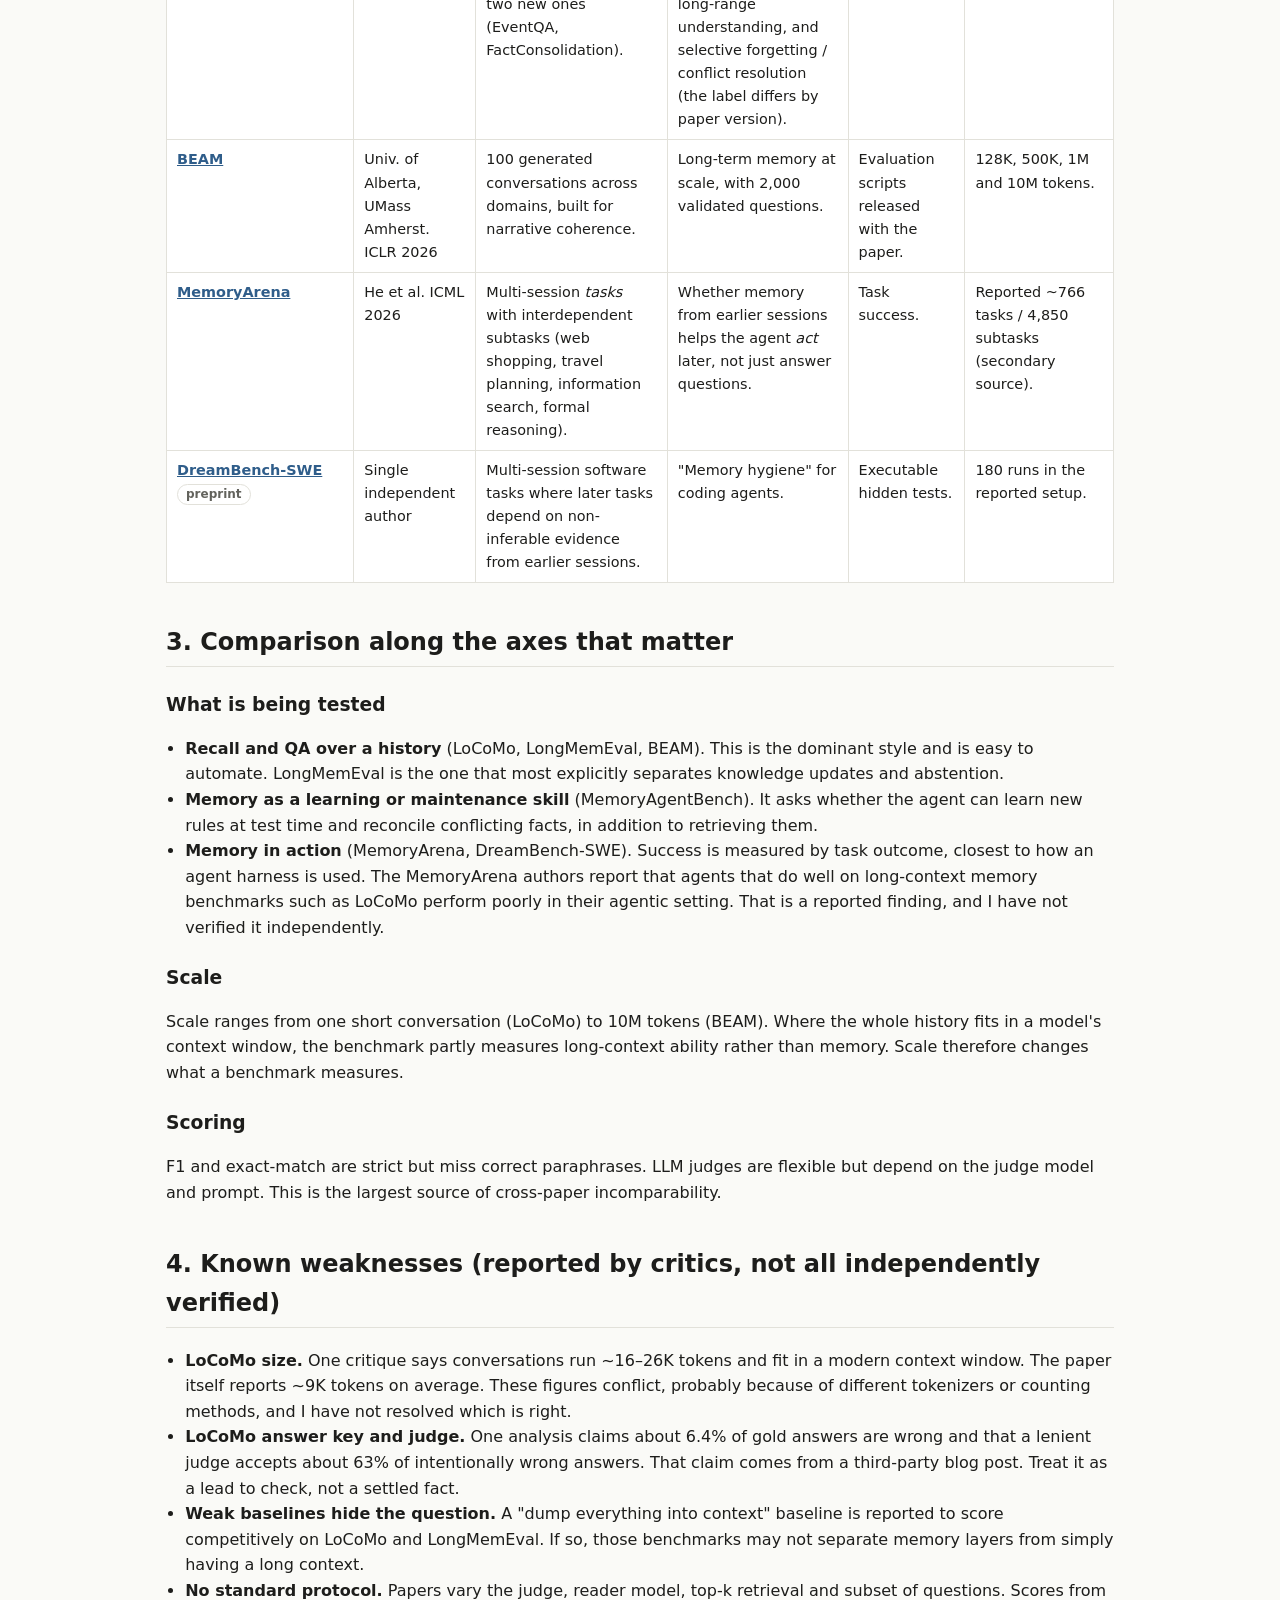
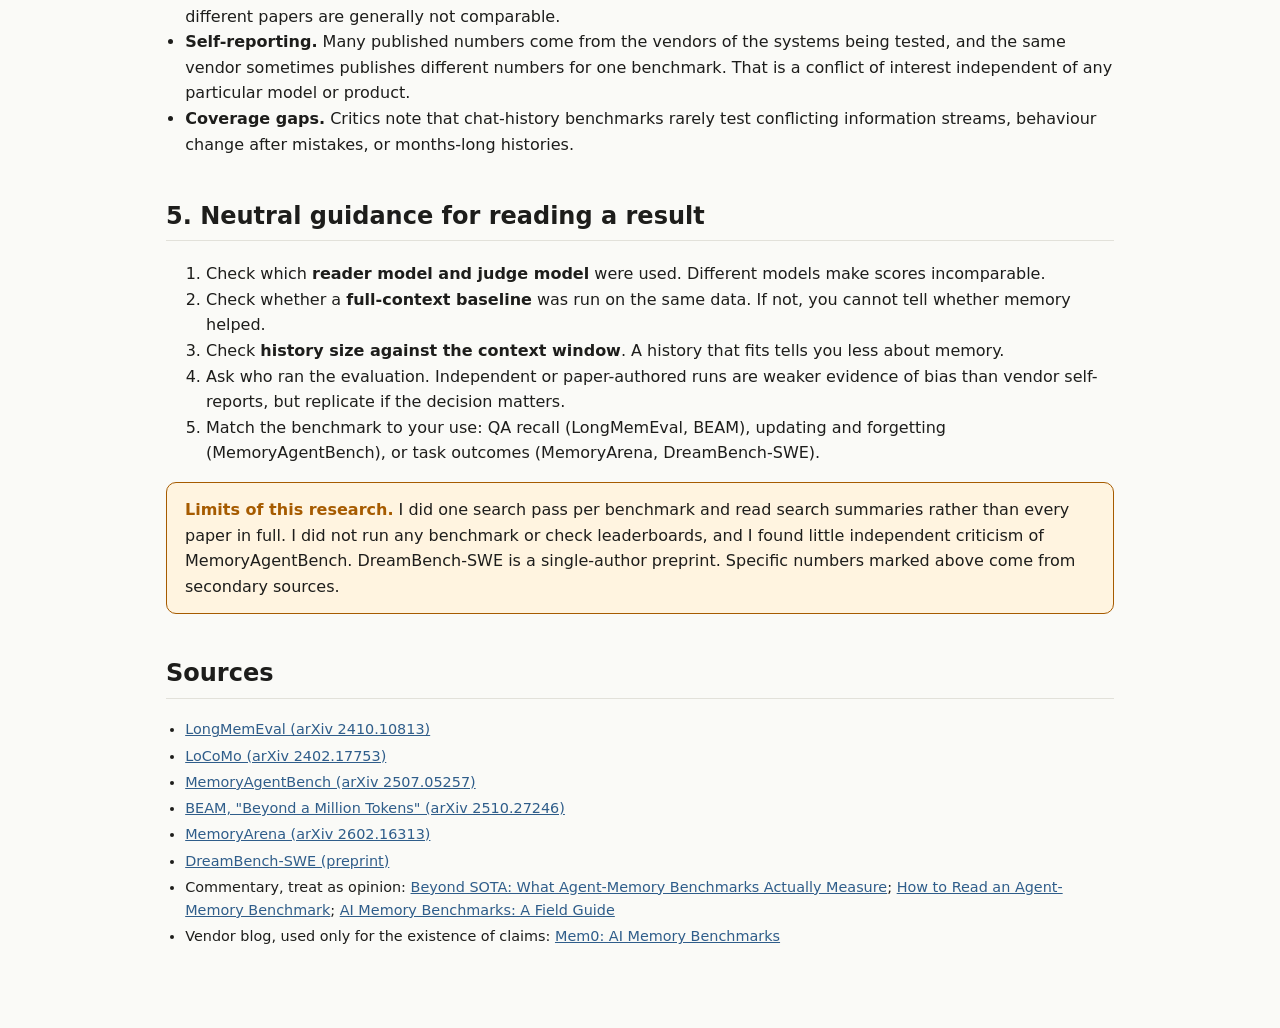
<file: estudiantes/fernandalh25/scouting/memory-benchmarks.html>
<!doctype html>
<html lang="en">
<head>
<meta charset="utf-8">
<meta name="viewport" content="width=device-width, initial-scale=1">
<title>How Memory Benchmarks Work</title>
<style>
:root{--bg:#fafaf7;--fg:#1d1d1b;--mut:#62625c;--card:#fff;--line:#e2e1da;--acc:#2f5d8a;--warn:#a65b00;--warnbg:#fff4e0}
@media (prefers-color-scheme:dark){:root{--bg:#161614;--fg:#ecebe5;--mut:#a3a29a;--card:#1f1f1c;--line:#34332e;--acc:#7fb0e0;--warn:#e8a64f;--warnbg:#2c2314}}
*{box-sizing:border-box}
body{margin:0;background:var(--bg);color:var(--fg);font:16px/1.6 system-ui,-apple-system,Segoe UI,sans-serif}
main{max-width:980px;margin:0 auto;padding:32px 16px 64px}
h1{font-size:2rem;margin:0 0 .3rem}h2{margin-top:2.5rem;border-bottom:1px solid var(--line);padding-bottom:.3rem}h3{margin:1.4rem 0 .3rem}
.sub{color:var(--mut);margin:0 0 1.5rem}
.card{background:var(--card);border:1px solid var(--line);border-radius:10px;padding:14px 18px;margin:12px 0}
.warn{background:var(--warnbg);border-color:var(--warn);color:var(--fg)}
.warn b{color:var(--warn)}
.flow{display:flex;flex-wrap:wrap;gap:8px;align-items:stretch;margin:14px 0}
.step{flex:1 1 140px;background:var(--card);border:1px solid var(--line);border-radius:10px;padding:10px 12px;font-size:.92rem}
.step b{display:block;color:var(--acc);margin-bottom:2px}
.tw{overflow-x:auto}
table{border-collapse:collapse;width:100%;min-width:760px;font-size:.9rem;background:var(--card)}
th,td{border:1px solid var(--line);padding:8px 10px;text-align:left;vertical-align:top}
th{background:var(--bg);position:sticky;left:0}
td:first-child{font-weight:600}
a{color:var(--acc)}
code{background:var(--line);padding:1px 5px;border-radius:4px;font-size:.88em}
ul{padding-left:1.2rem}
.src li{margin:.2rem 0;font-size:.9rem;word-break:break-word}
.tag{display:inline-block;font-size:.75rem;border:1px solid var(--line);border-radius:99px;padding:0 8px;color:var(--mut)}
</style>
</head>
<body>
<main>
<h1>How agent-memory benchmarks work, and how they compare</h1>
<p class="sub">Research summary, 17 Nov 2026. Model-neutral by design: it describes what each benchmark measures and how it scores. It reports no vendor or model leaderboard numbers.</p>

<div class="card warn"><b>Scope note.</b> "Harness memory" is ambiguous. I read it as: benchmarks that test whether an LLM agent, together with its memory layer (the surrounding code that stores and retrieves information), can retain and use information across long interactions. Most of the field is chat-history based. Only a few newer benchmarks test memory inside agentic tasks. If you meant something narrower, such as coding-agent memory files, only the last two rows of the table are relevant.</div>

<h2>1. The common mechanism</h2>
<p>Almost every benchmark follows one loop. They differ in what goes into each stage.</p>
<div class="flow">
  <div class="step"><b>1. History</b>A long, timestamped conversation or task stream is built, usually by an LLM pipeline plus human checks.</div>
  <div class="step"><b>2. Ingest</b>The system under test reads the history. Some benchmarks feed it incrementally, in chunks.</div>
  <div class="step"><b>3. Memory layer</b>The system stores raw text, summaries, extracted facts, or a graph. Or it stores nothing and keeps the full context.</div>
  <div class="step"><b>4. Question</b>A question is asked later whose answer depends on earlier content.</div>
  <div class="step"><b>5. Answer</b>A "reader" model answers from whatever the memory layer returns.</div>
  <div class="step"><b>6. Score</b>An F1 or exact-match metric, or an LLM judge, compares the answer to a gold answer.</div>
</div>
<p>This loop shows what is compared. The thing under test is the <em>whole pipeline</em> (memory layer, reader model and judge), not memory in isolation. Typical comparisons:</p>
<ul>
  <li><b>Memory systems against each other</b> (extraction, summaries, graphs), holding the reader model fixed.</li>
  <li><b>Memory systems against baselines:</b> full-context ("put everything in the prompt") and plain retrieval (RAG). Those baselines show whether a memory layer adds anything.</li>
  <li><b>Abilities</b> within one system, such as recall, temporal reasoning, updating facts and abstaining when the answer is not in memory.</li>
  <li><b>Scale:</b> how accuracy degrades as the history grows from thousands to millions of tokens.</li>
</ul>

<h2>2. The main benchmarks</h2>
<div class="tw"><table>
<thead><tr><th>Benchmark</th><th>Origin / venue</th><th>What the history looks like</th><th>What it tests</th><th>Scoring</th><th>Scale</th></tr></thead>
<tbody>
<tr><td><a href="https://arxiv.org/abs/2402.17753">LoCoMo</a></td><td>Snap Research, UNC, USC. ACL 2024</td><td>Machine-generated dialogues grounded in personas and event graphs, checked by humans. Up to 35 sessions each.</td><td>QA (single-hop, multi-hop, temporal, commonsense, adversarial), event summarization, multimodal dialogue.</td><td>F1 in the paper. Many later papers use an LLM judge instead.</td><td>Paper: ~300 turns / ~9K tokens per conversation. Public release: 10 conversations.</td></tr>
<tr><td><a href="https://arxiv.org/abs/2410.10813">LongMemEval</a></td><td>UCLA, Tencent AI Lab. ICLR 2025</td><td>User–assistant chats with timestamps, embedded among distractor sessions.</td><td>5 abilities: information extraction, multi-session reasoning, temporal reasoning, knowledge updates, abstention.</td><td>Official code uses an LLM judge (GPT-4o).</td><td>500 questions. S ≈ 115K tokens, M ≈ 500 sessions (~1.5M tokens).</td></tr>
<tr><td><a href="https://arxiv.org/abs/2507.05257">MemoryAgentBench</a></td><td>UC San Diego. ICLR 2026</td><td>Existing long-context datasets chunked and fed incrementally, plus two new ones (EventQA, FactConsolidation).</td><td>4 competencies: accurate retrieval, test-time learning, long-range understanding, and selective forgetting / conflict resolution (the label differs by paper version).</td><td>Task-specific metrics.</td><td>Varies by sub-dataset.</td></tr>
<tr><td><a href="https://arxiv.org/abs/2510.27246">BEAM</a></td><td>Univ. of Alberta, UMass Amherst. ICLR 2026</td><td>100 generated conversations across domains, built for narrative coherence.</td><td>Long-term memory at scale, with 2,000 validated questions.</td><td>Evaluation scripts released with the paper.</td><td>128K, 500K, 1M and 10M tokens.</td></tr>
<tr><td><a href="https://arxiv.org/abs/2602.16313">MemoryArena</a></td><td>He et al. ICML 2026</td><td>Multi-session <em>tasks</em> with interdependent subtasks (web shopping, travel planning, information search, formal reasoning).</td><td>Whether memory from earlier sessions helps the agent <em>act</em> later, not just answer questions.</td><td>Task success.</td><td>Reported ~766 tasks / 4,850 subtasks (secondary source).</td></tr>
<tr><td><a href="https://arxiv.org/pdf/2608.20664">DreamBench-SWE</a> <span class="tag">preprint</span></td><td>Single independent author</td><td>Multi-session software tasks where later tasks depend on non-inferable evidence from earlier sessions.</td><td>"Memory hygiene" for coding agents.</td><td>Executable hidden tests.</td><td>180 runs in the reported setup.</td></tr>
</tbody></table></div>

<h2>3. Comparison along the axes that matter</h2>
<h3>What is being tested</h3>
<ul>
  <li><b>Recall and QA over a history</b> (LoCoMo, LongMemEval, BEAM). This is the dominant style and is easy to automate. LongMemEval is the one that most explicitly separates knowledge updates and abstention.</li>
  <li><b>Memory as a learning or maintenance skill</b> (MemoryAgentBench). It asks whether the agent can learn new rules at test time and reconcile conflicting facts, in addition to retrieving them.</li>
  <li><b>Memory in action</b> (MemoryArena, DreamBench-SWE). Success is measured by task outcome, closest to how an agent harness is used. The MemoryArena authors report that agents that do well on long-context memory benchmarks such as LoCoMo perform poorly in their agentic setting. That is a reported finding, and I have not verified it independently.</li>
</ul>
<h3>Scale</h3>
<p>Scale ranges from one short conversation (LoCoMo) to 10M tokens (BEAM). Where the whole history fits in a model's context window, the benchmark partly measures long-context ability rather than memory. Scale therefore changes what a benchmark measures.</p>
<h3>Scoring</h3>
<p>F1 and exact-match are strict but miss correct paraphrases. LLM judges are flexible but depend on the judge model and prompt. This is the largest source of cross-paper incomparability.</p>

<h2>4. Known weaknesses (reported by critics, not all independently verified)</h2>
<ul>
  <li><b>LoCoMo size.</b> One critique says conversations run ~16–26K tokens and fit in a modern context window. The paper itself reports ~9K tokens on average. These figures conflict, probably because of different tokenizers or counting methods, and I have not resolved which is right.</li>
  <li><b>LoCoMo answer key and judge.</b> One analysis claims about 6.4% of gold answers are wrong and that a lenient judge accepts about 63% of intentionally wrong answers. That claim comes from a third-party blog post. Treat it as a lead to check, not a settled fact.</li>
  <li><b>Weak baselines hide the question.</b> A "dump everything into context" baseline is reported to score competitively on LoCoMo and LongMemEval. If so, those benchmarks may not separate memory layers from simply having a long context.</li>
  <li><b>No standard protocol.</b> Papers vary the judge, reader model, top-k retrieval and subset of questions. Scores from different papers are generally not comparable.</li>
  <li><b>Self-reporting.</b> Many published numbers come from the vendors of the systems being tested, and the same vendor sometimes publishes different numbers for one benchmark. That is a conflict of interest independent of any particular model or product.</li>
  <li><b>Coverage gaps.</b> Critics note that chat-history benchmarks rarely test conflicting information streams, behaviour change after mistakes, or months-long histories.</li>
</ul>

<h2>5. Neutral guidance for reading a result</h2>
<ol>
  <li>Check which <b>reader model and judge model</b> were used. Different models make scores incomparable.</li>
  <li>Check whether a <b>full-context baseline</b> was run on the same data. If not, you cannot tell whether memory helped.</li>
  <li>Check <b>history size against the context window</b>. A history that fits tells you less about memory.</li>
  <li>Ask who ran the evaluation. Independent or paper-authored runs are weaker evidence of bias than vendor self-reports, but replicate if the decision matters.</li>
  <li>Match the benchmark to your use: QA recall (LongMemEval, BEAM), updating and forgetting (MemoryAgentBench), or task outcomes (MemoryArena, DreamBench-SWE).</li>
</ol>

<div class="card warn"><b>Limits of this research.</b> I did one search pass per benchmark and read search summaries rather than every paper in full. I did not run any benchmark or check leaderboards, and I found little independent criticism of MemoryAgentBench. DreamBench-SWE is a single-author preprint. Specific numbers marked above come from secondary sources.</div>

<h2>Sources</h2>
<ul class="src">
<li><a href="https://arxiv.org/abs/2410.10813">LongMemEval (arXiv 2410.10813)</a></li>
<li><a href="https://arxiv.org/abs/2402.17753">LoCoMo (arXiv 2402.17753)</a></li>
<li><a href="https://arxiv.org/abs/2507.05257">MemoryAgentBench (arXiv 2507.05257)</a></li>
<li><a href="https://arxiv.org/abs/2510.27246">BEAM, "Beyond a Million Tokens" (arXiv 2510.27246)</a></li>
<li><a href="https://arxiv.org/abs/2602.16313">MemoryArena (arXiv 2602.16313)</a></li>
<li><a href="https://arxiv.org/pdf/2608.20664">DreamBench-SWE (preprint)</a></li>
<li>Commentary, treat as opinion: <a href="https://niraya666.github.io/en/posts/agent-memory-benchmark-summary/">Beyond SOTA: What Agent-Memory Benchmarks Actually Measure</a>; <a href="https://dreaming.press/posts/how-to-read-an-agent-memory-benchmark.html">How to Read an Agent-Memory Benchmark</a>; <a href="https://mnemoverse.com/docs/research/evaluation/ai-memory-benchmarks-field-guide">AI Memory Benchmarks: A Field Guide</a></li>
<li>Vendor blog, used only for the existence of claims: <a href="https://mem0.ai/library/agent-memory/ai-memory-benchmarks-in-2026">Mem0: AI Memory Benchmarks</a></li>
</ul>
</main>
</body>
</html>
</file>
<file: estudiantes/nat-aglo/styles.css>
:root {
  --bg: #0b0f17;
  --bg-alt: #111827;
  --surface: #161f30;
  --surface-hover: #1d283d;
  --border: #26334d;
  --text: #e6edf7;
  --muted: #94a3b8;
  --accent: #38bdf8;
  --accent-strong: #0ea5e9;
  --hermes: #a855f7;
  --success: #22c55e;
  --warning: #f59e0b;
  --radius: 12px;
  --mono: "JetBrains Mono", "Fira Code", ui-monospace, SFMono-Regular, Menlo, monospace;
  --sans: Inter, system-ui, -apple-system, BlinkMacSystemFont, "Segoe UI", Roboto, sans-serif;
}

* {
  box-sizing: border-box;
}

html {
  scroll-behavior: smooth;
}

body {
  margin: 0;
  font-family: var(--sans);
  background: var(--bg);
  color: var(--text);
  line-height: 1.65;
  -webkit-font-smoothing: antialiased;
}

code, pre {
  font-family: var(--mono);
}

code {
  background: rgba(56, 189, 248, 0.12);
  color: #bae6fd;
  padding: 0.15em 0.4em;
  border-radius: 5px;
  font-size: 0.88em;
}

.container {
  width: min(1140px, 92%);
  margin: 0 auto;
}

/* Header */
.site-header {
  position: sticky;
  top: 0;
  z-index: 50;
  background: rgba(11, 15, 23, 0.88);
  backdrop-filter: blur(12px);
  border-bottom: 1px solid var(--border);
}

.header-inner {
  display: flex;
  align-items: center;
  justify-content: space-between;
  gap: 1rem;
  padding: 0.9rem 0;
  flex-wrap: wrap;
}

.brand {
  display: flex;
  align-items: center;
  gap: 0.75rem;
}

.brand-badge {
  background: linear-gradient(135deg, var(--accent), var(--hermes));
  color: #fff;
  font-weight: 700;
  font-size: 0.72rem;
  letter-spacing: 0.08em;
  padding: 0.25rem 0.55rem;
  border-radius: 6px;
}

.brand h1 {
  margin: 0;
  font-size: 1.1rem;
  font-weight: 700;
}

.nav-links {
  display: flex;
  gap: 1.25rem;
  flex-wrap: wrap;
}

.nav-links a {
  color: var(--muted);
  text-decoration: none;
  font-size: 0.92rem;
  font-weight: 500;
  transition: color 0.15s ease;
}

.nav-links a:hover {
  color: var(--text);
}

.status-pill {
  display: inline-flex;
  align-items: center;
  gap: 0.45rem;
  padding: 0.35rem 0.75rem;
  border-radius: 999px;
  font-size: 0.8rem;
  font-weight: 600;
  border: 1px solid var(--border);
  background: var(--surface);
}

.status-pill .dot {
  width: 8px;
  height: 8px;
  border-radius: 50%;
  background: var(--success);
  box-shadow: 0 0 8px var(--success);
}

/* Buttons */
.btn {
  display: inline-flex;
  align-items: center;
  justify-content: center;
  gap: 0.4rem;
  padding: 0.65rem 1.15rem;
  border-radius: 8px;
  border: 1px solid transparent;
  font-weight: 600;
  font-size: 0.92rem;
  cursor: pointer;
  text-decoration: none;
  transition: transform 0.12s ease, background 0.15s ease;
}

.btn:hover {
  transform: translateY(-1px);
}

.btn-primary {
  background: var(--accent-strong);
  color: #fff;
}

.btn-primary:hover {
  background: var(--accent);
  color: #06101d;
}

.btn-secondary {
  background: var(--surface);
  color: var(--text);
  border-color: var(--border);
}

.btn-secondary:hover {
  background: var(--surface-hover);
}

/* Hero */
.hero {
  padding: 4.5rem 0 3.5rem;
  background: radial-gradient(circle at top right, rgba(56, 189, 248, 0.12), transparent 55%),
              radial-gradient(circle at bottom left, rgba(168, 85, 247, 0.1), transparent 50%);
  border-bottom: 1px solid var(--border);
}

.hero-grid {
  display: grid;
  grid-template-columns: 1.2fr 0.9fr;
  gap: 2.5rem;
  align-items: center;
}

.eyebrow {
  margin: 0 0 0.5rem;
  color: var(--accent);
  font-size: 0.8rem;
  font-weight: 700;
  letter-spacing: 0.1em;
  text-transform: uppercase;
}

.hero h2 {
  margin: 0 0 1rem;
  font-size: clamp(1.9rem, 3.6vw, 2.75rem);
  line-height: 1.18;
}

.lead {
  margin: 0 0 1.75rem;
  color: var(--muted);
  font-size: 1.05rem;
}

.hero-cta {
  display: flex;
  gap: 0.9rem;
  flex-wrap: wrap;
}

/* Loop Diagram */
.loop-card {
  background: var(--surface);
  border: 1px solid var(--border);
  border-radius: var(--radius);
  padding: 1.35rem;
  box-shadow: 0 18px 40px rgba(0, 0, 0, 0.35);
}

.loop-title {
  font-size: 0.85rem;
  font-weight: 700;
  color: var(--muted);
  text-transform: uppercase;
  letter-spacing: 0.06em;
  margin-bottom: 1rem;
}

.loop-steps {
  display: flex;
  flex-direction: column;
  gap: 0.35rem;
}

.loop-step {
  display: flex;
  align-items: center;
  gap: 0.85rem;
  padding: 0.7rem 0.9rem;
  border-radius: 8px;
  border: 1px solid var(--border);
  background: rgba(11, 15, 23, 0.55);
  transition: border-color 0.2s ease, background 0.2s ease;
}

.loop-step.active {
  border-color: var(--accent);
  background: rgba(56, 189, 248, 0.1);
}

.loop-step strong {
  display: block;
  font-size: 0.92rem;
}

.loop-step small {
  color: var(--muted);
  font-size: 0.8rem;
}

.step-num {
  width: 28px;
  height: 28px;
  border-radius: 50%;
  background: var(--surface-hover);
  color: var(--accent);
  display: grid;
  place-items: center;
  font-weight: 700;
  font-size: 0.85rem;
  flex-shrink: 0;
}

.loop-arrow {
  text-align: center;
  color: var(--muted);
  font-size: 0.85rem;
  line-height: 1;
}

/* Sections */
.section {
  padding: 4rem 0;
}

.section-alt {
  background: var(--bg-alt);
  border-top: 1px solid var(--border);
  border-bottom: 1px solid var(--border);
}

.section-header {
  display: flex;
  align-items: flex-end;
  justify-content: space-between;
  gap: 1rem;
  flex-wrap: wrap;
  margin-bottom: 2rem;
}

.section-header h3 {
  margin: 0;
  font-size: 1.75rem;
}

.editorial-box {
  background: rgba(56, 189, 248, 0.05);
  border: 1px solid rgba(56, 189, 248, 0.25);
  border-radius: var(--radius);
  padding: 1.5rem;
  margin-bottom: 2rem;
}

.editorial-box p {
  margin: 0 0 0.8rem;
  font-size: 1.05rem;
  color: #cbd5e1;
}

.editorial-box p:last-child {
  margin-bottom: 0;
}

/* Pillars */
.pillars-grid {
  display: grid;
  grid-template-columns: repeat(auto-fit, minmax(240px, 1fr));
  gap: 1.25rem;
}

.pillar-card {
  background: var(--surface);
  border: 1px solid var(--border);
  border-radius: var(--radius);
  padding: 1.35rem;
}

.pillar-icon {
  font-size: 1.5rem;
  margin-bottom: 0.5rem;
}

.pillar-card h4 {
  margin: 0 0 0.5rem;
  color: var(--accent);
  font-size: 1.05rem;
}

.pillar-card p {
  margin: 0;
  color: var(--muted);
  font-size: 0.93rem;
}

/* Tabs & Harness Panels */
.tab-bar {
  display: flex;
  gap: 0.5rem;
  flex-wrap: wrap;
}

.tab-btn {
  padding: 0.5rem 1rem;
  border-radius: 8px;
  border: 1px solid var(--border);
  background: var(--surface);
  color: var(--muted);
  font-weight: 600;
  cursor: pointer;
  transition: all 0.15s ease;
}

.tab-btn:hover {
  color: var(--text);
  background: var(--surface-hover);
}

.tab-btn.active {
  background: var(--accent-strong);
  border-color: var(--accent);
  color: #fff;
}

.harness-panel {
  background: var(--surface);
  border: 1px solid var(--border);
  border-radius: var(--radius);
  padding: 1.75rem;
}

.panel-top {
  display: flex;
  justify-content: space-between;
  align-items: flex-start;
  gap: 1rem;
  flex-wrap: wrap;
  padding-bottom: 1.25rem;
  border-bottom: 1px solid var(--border);
  margin-bottom: 1.25rem;
}

.panel-top h4 {
  margin: 0.45rem 0 0.2rem;
  font-size: 1.4rem;
}

.creator {
  margin: 0;
  color: var(--muted);
  font-size: 0.88rem;
}

.tag {
  display: inline-block;
  font-size: 0.75rem;
  font-weight: 700;
  padding: 0.2rem 0.6rem;
  border-radius: 999px;
  text-transform: uppercase;
  letter-spacing: 0.05em;
}

.tag-pi { background: rgba(56, 189, 248, 0.16); color: #7dd3fc; }
.tag-hermes { background: rgba(168, 85, 247, 0.18); color: #d8b4fe; }
.tag-swe { background: rgba(34, 197, 94, 0.16); color: #86efac; }
.tag-prime { background: rgba(245, 158, 11, 0.16); color: #fcd34d; }

.human-readable-card {
  background: rgba(11, 15, 23, 0.6);
  border-left: 3px solid var(--accent);
  padding: 1rem 1.25rem;
  border-radius: 0 8px 8px 0;
  margin-bottom: 1.25rem;
}

.human-readable-card h5 {
  margin: 0 0 0.35rem;
  font-size: 0.88rem;
  color: var(--accent);
  text-transform: uppercase;
  letter-spacing: 0.05em;
}

.human-readable-card p {
  margin: 0;
  color: #e2e8f0;
  font-size: 0.95rem;
}

.detail-grid {
  display: grid;
  grid-template-columns: 1.25fr 1fr;
  gap: 1.25rem;
}

.detail-box {
  background: rgba(11, 15, 23, 0.55);
  border: 1px solid var(--border);
  border-radius: 10px;
  padding: 1.15rem;
}

.detail-box h5 {
  margin: 0 0 0.75rem;
  font-size: 0.95rem;
  color: var(--accent);
}

.detail-box ul {
  margin: 0;
  padding-left: 1.15rem;
  color: #cbd5e1;
}

.detail-box li {
  margin-bottom: 0.55rem;
  font-size: 0.92rem;
}

.arch-flow {
  margin: 0;
  padding: 0.9rem;
  background: #070a10;
  border-radius: 8px;
  border: 1px solid var(--border);
  color: #a5f3fc;
  font-size: 0.82rem;
  overflow-x: auto;
  line-height: 1.5;
}

/* Comparison Table */
.filter-wrap input {
  background: var(--surface);
  border: 1px solid var(--border);
  color: var(--text);
  padding: 0.55rem 0.9rem;
  border-radius: 8px;
  min-width: 260px;
  font-size: 0.9rem;
}

.table-wrap {
  overflow-x: auto;
  border: 1px solid var(--border);
  border-radius: var(--radius);
  background: var(--surface);
}

table {
  width: 100%;
  border-collapse: collapse;
  text-align: left;
  font-size: 0.92rem;
}

th, td {
  padding: 0.9rem 1rem;
  border-bottom: 1px solid var(--border);
  vertical-align: top;
}

th {
  background: rgba(11, 15, 23, 0.75);
  color: var(--accent);
  font-weight: 700;
}

tbody tr:last-child td {
  border-bottom: none;
}

tbody tr:hover {
  background: rgba(56, 189, 248, 0.04);
}

/* Synergy Cards */
.summary-cards {
  display: grid;
  grid-template-columns: repeat(auto-fit, minmax(240px, 1fr));
  gap: 1.25rem;
}

.summary-card {
  background: var(--surface);
  border: 1px solid var(--border);
  border-radius: var(--radius);
  padding: 1.35rem;
}

.summary-card h4 {
  margin: 0 0 0.5rem;
  font-size: 1rem;
  color: var(--accent);
}

.summary-card p {
  margin: 0;
  color: var(--muted);
  font-size: 0.92rem;
}

/* =========================================
   Memory Benchmarks & Second Brain Styling
   ========================================= */
.memory-specialty-section {
  background: var(--surface);
  border: 1px solid var(--border);
  border-radius: var(--radius);
  padding: 2rem;
  margin-bottom: 2rem;
  box-shadow: 0 4px 20px rgba(0, 0, 0, 0.25);
  transition: border-color 0.2s ease;
}

.memory-specialty-section:hover {
  border-color: rgba(56, 189, 248, 0.4);
}

.specialty-header {
  margin-bottom: 1.5rem;
  border-bottom: 1px solid rgba(255, 255, 255, 0.08);
  padding-bottom: 1rem;
}

.specialty-badge-group {
  display: flex;
  align-items: center;
  gap: 0.75rem;
  margin-bottom: 0.5rem;
  flex-wrap: wrap;
}

.tech-tag {
  font-family: var(--mono);
  font-size: 0.78rem;
  color: var(--muted);
  background: rgba(255, 255, 255, 0.04);
  padding: 0.2rem 0.6rem;
  border-radius: 4px;
  border: 1px solid rgba(255, 255, 255, 0.06);
}

.specialty-header h4 {
  margin: 0.25rem 0 0;
  font-size: 1.35rem;
  color: #fff;
}

.specialty-grid {
  display: grid;
  grid-template-columns: 2fr 1fr;
  gap: 2rem;
  align-items: start;
}

@media (max-width: 900px) {
  .specialty-grid {
    grid-template-columns: 1fr;
  }
}

.specialty-body p {
  color: #cbd5e1;
  font-size: 0.95rem;
  line-height: 1.65;
  margin-top: 0;
}

.feature-bullets {
  display: flex;
  flex-direction: column;
  gap: 1.1rem;
  margin-top: 1.25rem;
}

.bullet-item {
  display: flex;
  gap: 1rem;
  align-items: flex-start;
}

.bullet-icon {
  font-size: 1.3rem;
  flex-shrink: 0;
  margin-top: 0.1rem;
}

.bullet-item strong {
  color: #f1f5f9;
  display: block;
  margin-bottom: 0.2rem;
  font-size: 0.95rem;
}

.bullet-item p {
  margin: 0;
  color: var(--muted);
  font-size: 0.88rem;
  line-height: 1.5;
}

.specialty-sidebar {
  display: flex;
  flex-direction: column;
  gap: 1rem;
}

.spec-card {
  background: rgba(11, 15, 23, 0.75);
  border: 1px solid var(--border);
  border-radius: 10px;
  padding: 1.35rem;
}

.spec-card h5 {
  margin: 0 0 1rem;
  font-size: 0.88rem;
  text-transform: uppercase;
  letter-spacing: 0.08em;
  color: var(--accent);
}

.spec-line {
  display: flex;
  flex-direction: column;
  gap: 0.2rem;
  margin-bottom: 0.8rem;
  font-size: 0.82rem;
  border-bottom: 1px solid rgba(255, 255, 255, 0.05);
  padding-bottom: 0.5rem;
}

.spec-line:last-child {
  border-bottom: none;
  margin-bottom: 0;
  padding-bottom: 0;
}

.spec-line span {
  color: var(--muted);
}

.spec-line strong {
  color: #e2e8f0;
}

/* MemPalace Spatial Deep Dive */
.mempalace-deepdive {
  background: var(--bg-alt);
  border: 1px solid var(--border);
  border-radius: var(--radius);
  padding: 2rem;
  margin-bottom: 3rem;
}

.deepdive-header {
  display: flex;
  justify-content: space-between;
  align-items: center;
  flex-wrap: wrap;
  gap: 1rem;
  margin-bottom: 1.5rem;
}

.deepdive-header h4 {
  margin: 0;
  font-size: 1.2rem;
  color: #fff;
}

.spatial-diagram {
  margin-bottom: 1.5rem;
}

.spatial-box {
  border: 1px solid var(--border);
  border-radius: 8px;
  padding: 1.2rem;
  background: var(--surface);
}

.spatial-tag {
  font-size: 0.7rem;
  font-weight: 800;
  letter-spacing: 0.08em;
  color: var(--accent);
  margin-bottom: 0.35rem;
}

.spatial-title {
  font-weight: 600;
  font-size: 1.05rem;
  margin-bottom: 0.85rem;
  color: #fff;
}

.spatial-children {
  display: grid;
  grid-template-columns: repeat(auto-fit, minmax(280px, 1fr));
  gap: 1rem;
}

.hall-box {
  background: rgba(11, 15, 23, 0.6);
  border-color: rgba(56, 189, 248, 0.25);
}

.drawer-box {
  background: rgba(38, 51, 77, 0.45);
  border-color: rgba(168, 85, 247, 0.3);
  margin-top: 0.5rem;
  font-size: 0.86rem;
  color: #cbd5e1;
}

.drawer-box p {
  margin: 0;
  font-style: italic;
}

.deepdive-callout {
  background: rgba(56, 189, 248, 0.08);
  border-left: 3px solid var(--accent);
  padding: 1rem 1.25rem;
  border-radius: 4px;
  font-size: 0.9rem;
  color: #cbd5e1;
  line-height: 1.6;
}

/* Benchmark Suite Cards & Filtering */
.benchmark-suite-wrapper {
  margin-top: 2rem;
}

.benchmark-suite-header {
  display: flex;
  justify-content: space-between;
  align-items: center;
  flex-wrap: wrap;
  gap: 1.25rem;
  margin-bottom: 1.75rem;
}

.benchmark-suite-header h4 {
  margin: 0;
  font-size: 1.25rem;
}

.benchmark-filters {
  display: flex;
  gap: 0.5rem;
  flex-wrap: wrap;
}

.bench-filter-btn {
  background: var(--surface);
  border: 1px solid var(--border);
  color: var(--muted);
  font-size: 0.82rem;
  font-weight: 600;
  padding: 0.45rem 0.85rem;
  border-radius: 6px;
  cursor: pointer;
  transition: all 0.2s ease;
}

.bench-filter-btn:hover {
  color: var(--text);
  border-color: rgba(56, 189, 248, 0.3);
}

.bench-filter-btn.active {
  background: var(--accent);
  border-color: var(--accent);
  color: #0b0f17;
  font-weight: 700;
}

.benchmark-grid {
  display: grid;
  grid-template-columns: repeat(auto-fit, minmax(320px, 1fr));
  gap: 1.35rem;
}

.benchmark-card {
  background: var(--surface);
  border: 1px solid var(--border);
  border-radius: var(--radius);
  padding: 1.5rem;
  display: flex;
  flex-direction: column;
  transition: transform 0.2s ease, border-color 0.2s ease;
}

.benchmark-card:hover {
  transform: translateY(-2px);
  border-color: rgba(56, 189, 248, 0.35);
}

.bench-top {
  display: flex;
  justify-content: space-between;
  align-items: center;
  margin-bottom: 0.75rem;
}

.bench-scope {
  font-size: 0.72rem;
  font-weight: 700;
  color: var(--muted);
  font-family: var(--mono);
}

.benchmark-card h5 {
  margin: 0 0 0.65rem;
  font-size: 1.1rem;
  color: #fff;
}

.bench-purpose {
  font-size: 0.88rem;
  color: var(--muted);
  margin: 0 0 1.25rem;
  line-height: 1.55;
  flex-grow: 1;
}

.bench-specs {
  border-top: 1px solid rgba(255, 255, 255, 0.07);
  padding-top: 0.85rem;
  display: flex;
  flex-direction: column;
  gap: 0.45rem;
  font-size: 0.8rem;
}

.spec-row {
  display: flex;
  justify-content: space-between;
  gap: 0.75rem;
}

.spec-row span {
  color: var(--muted);
  flex-shrink: 0;
}

.spec-row strong {
  color: #e2e8f0;
  text-align: right;
  font-weight: 500;
}

/* Footer */
.site-footer {
  padding: 2.5rem 0;
  text-align: center;
  color: var(--muted);
  font-size: 0.88rem;
  border-top: 1px solid var(--border);
}

@media (max-width: 860px) {
  .hero-grid,
  .detail-grid {
    grid-template-columns: 1fr;
  }
}
</file>
